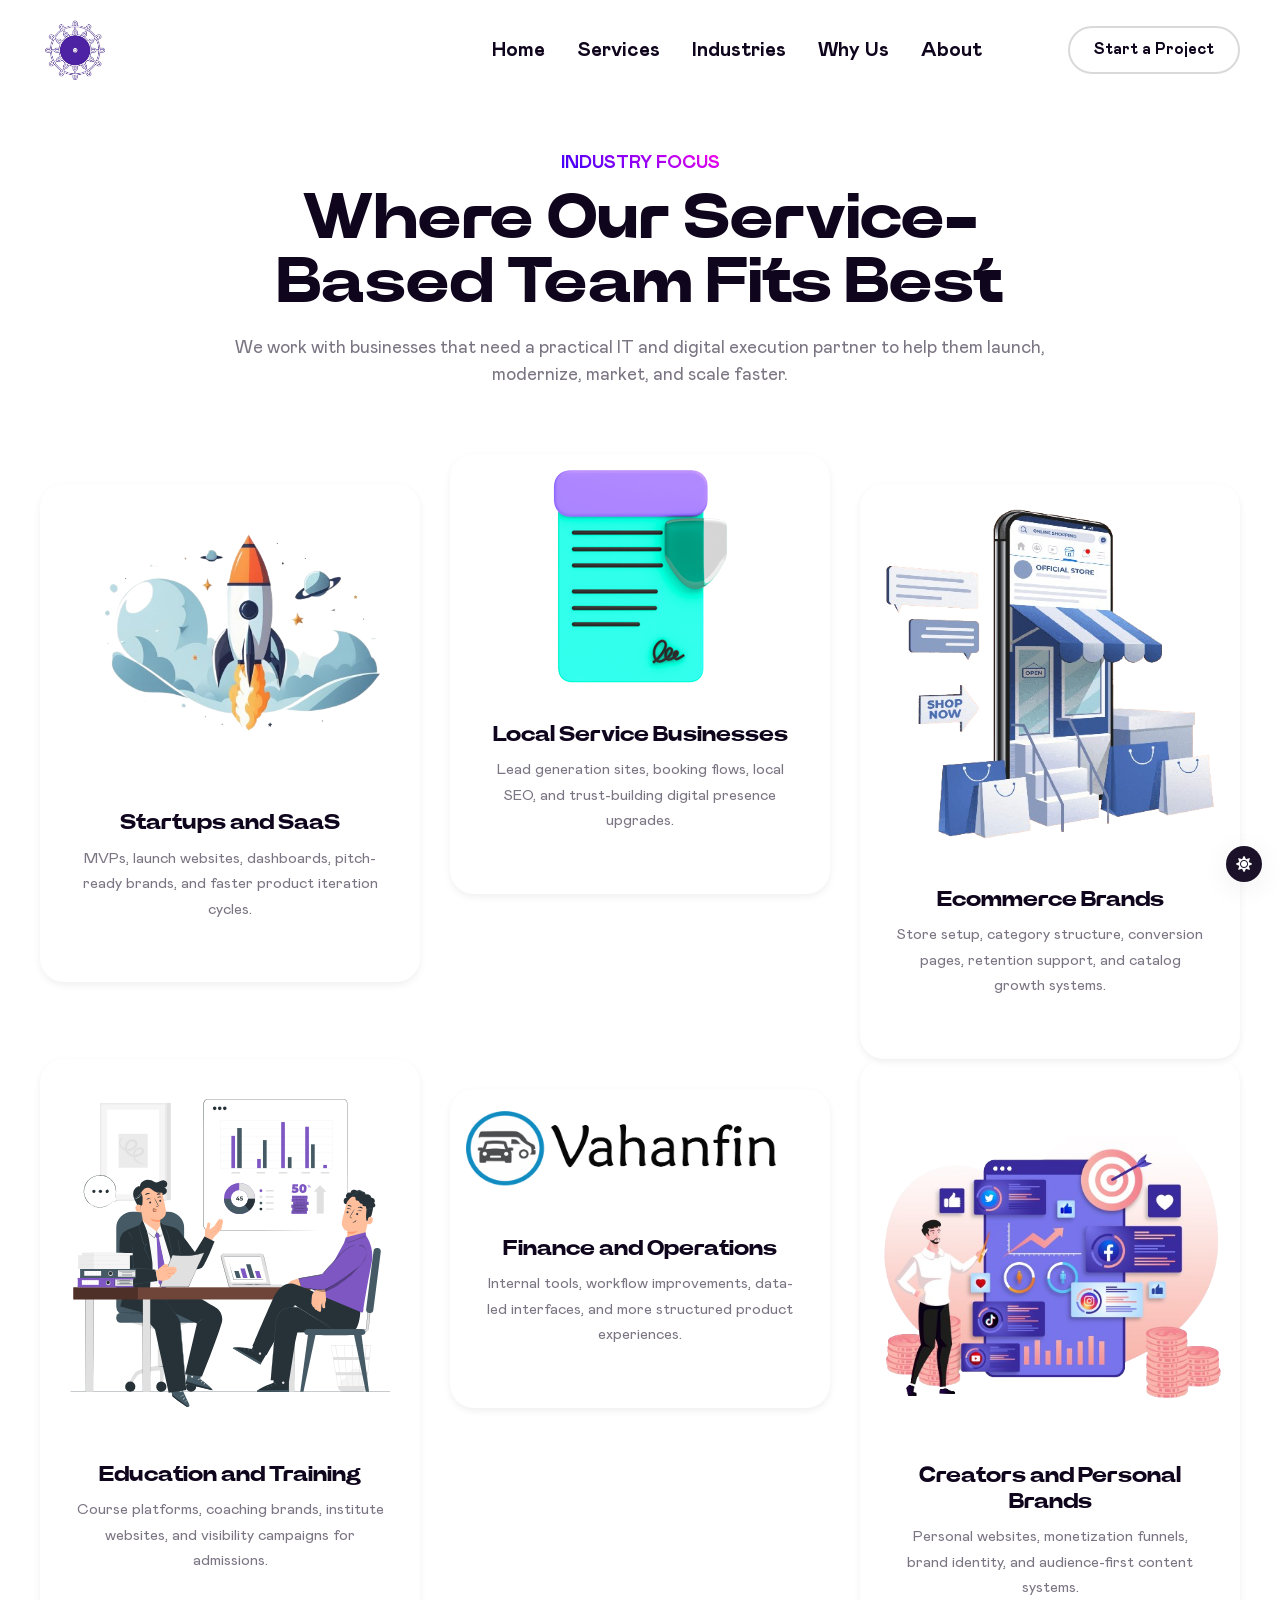
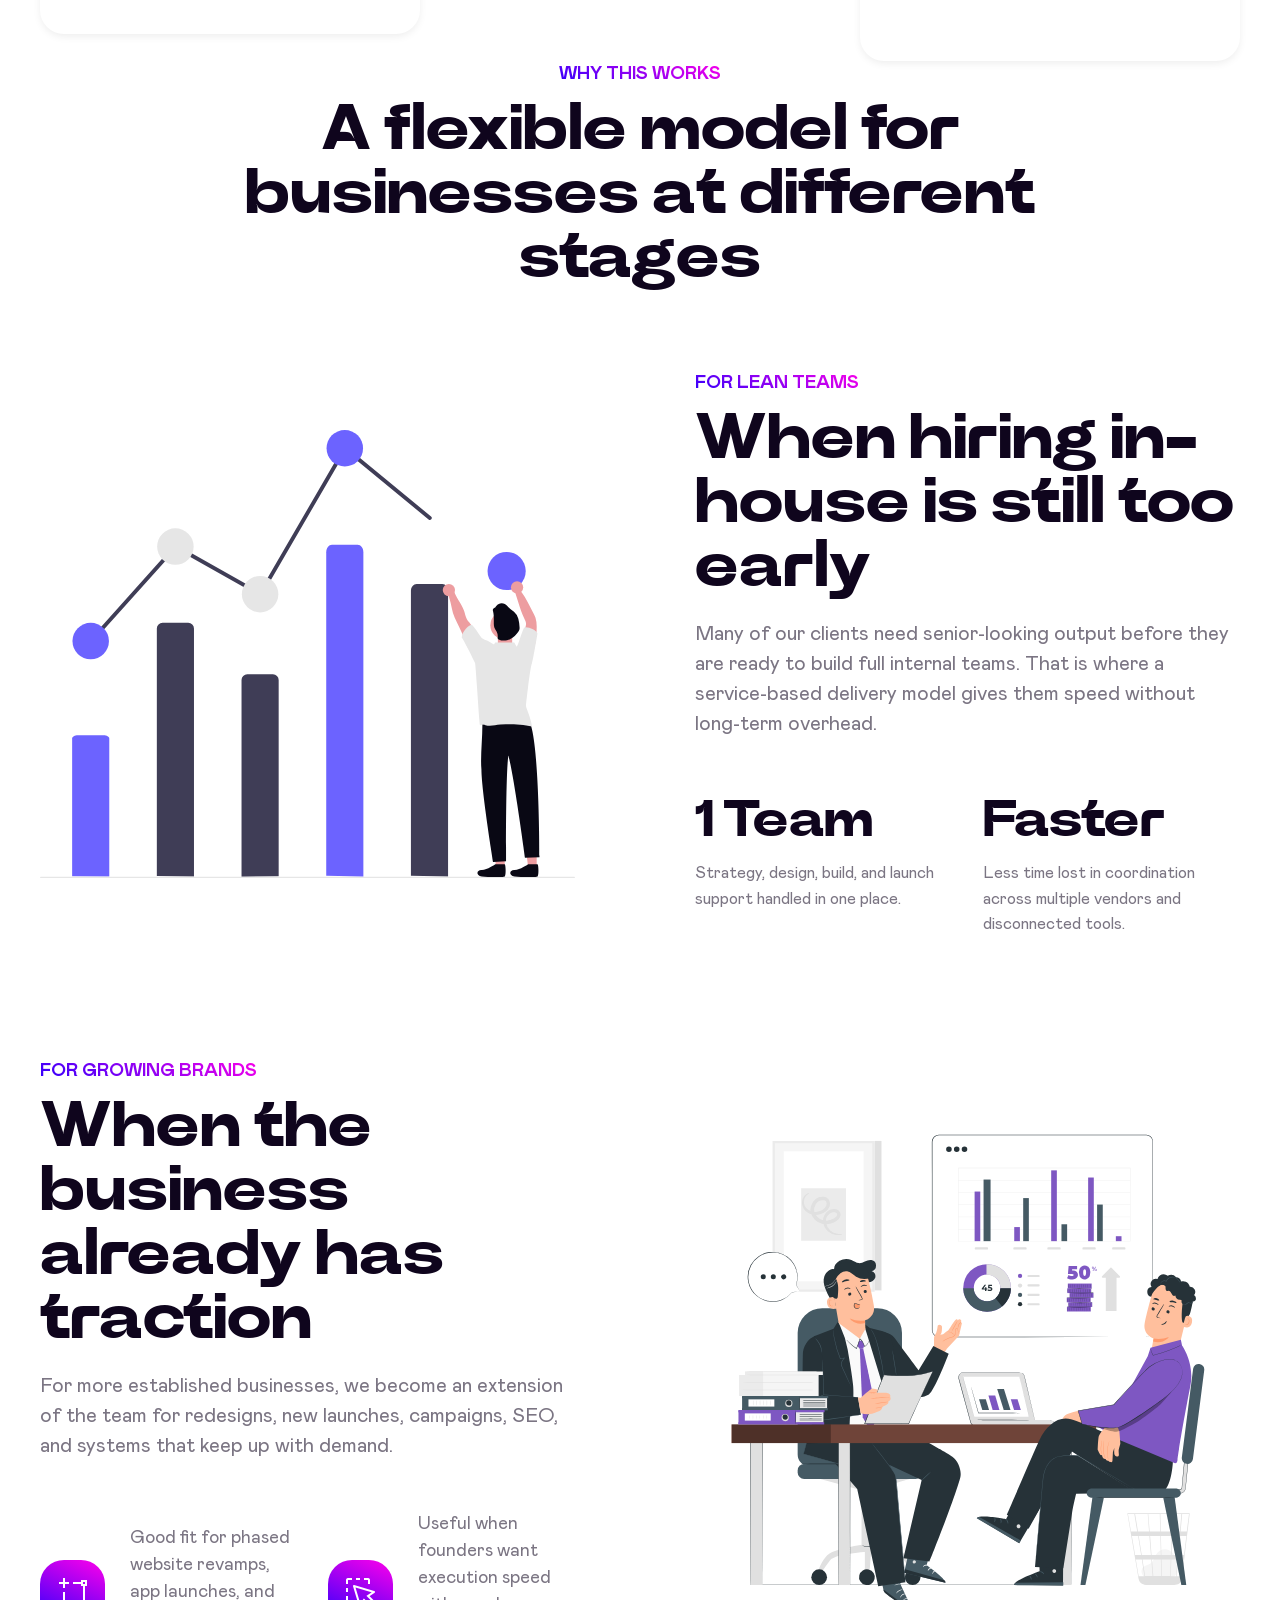
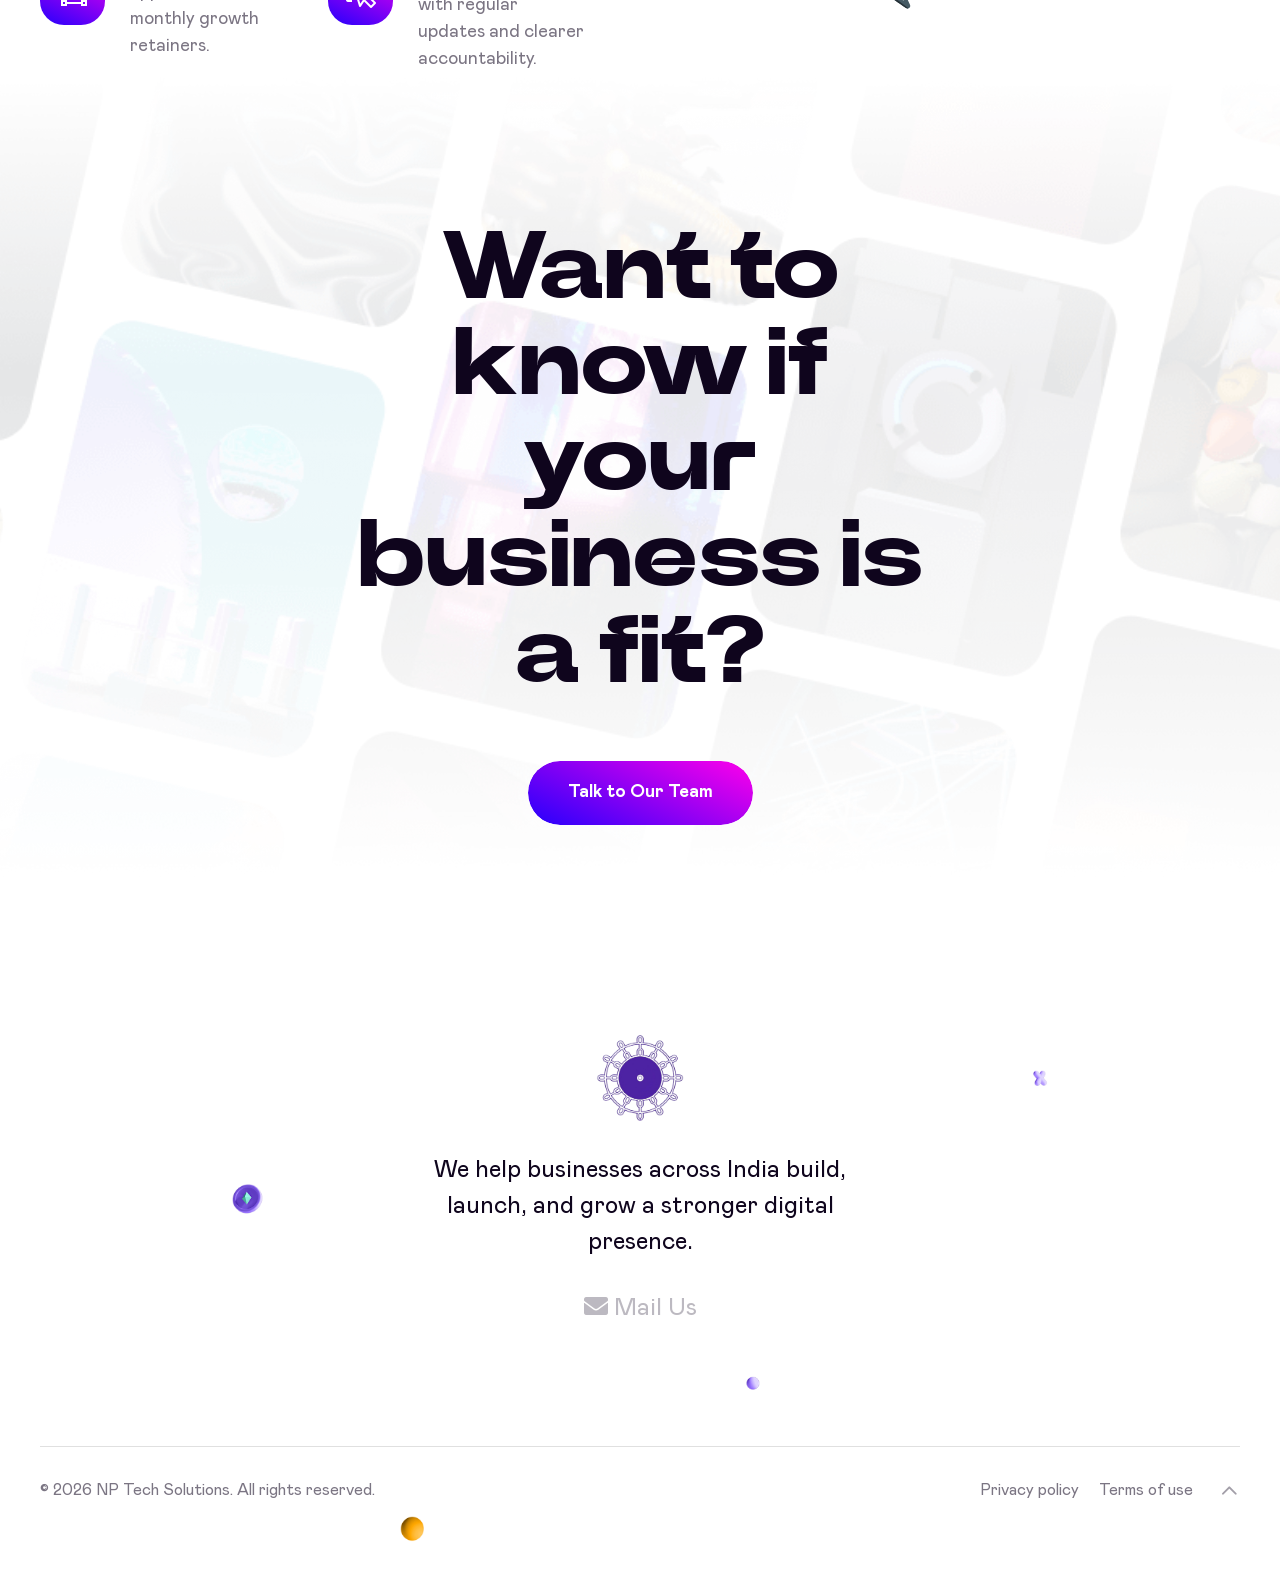
<file: industries/index.html>
﻿<!doctype html>
<html lang="en-US">
  <head>
    <meta charset="UTF-8" />
    <meta name="viewport" content="width=device-width, initial-scale=1" />
    <title>Industries | NP Tech Solutions</title>
    <meta
      name="description"
      content="See the industries NP Tech Solutions supports with service-based IT delivery, design, development, and growth execution."
    />
    <link rel="icon" href="/img/icon.png" sizes="32x32" />
    <link
      rel="stylesheet"
      href="/wp-content/themes/nerko/assets/css/nerko-custom84fc.css?ver=6.4.3"
    />
    <link
      rel="stylesheet"
      href="/wp-content/themes/nerko/assets/css/bootstrap.min84fc.css?ver=6.4.3"
    />
    <link
      rel="stylesheet"
      href="/wp-content/themes/nerko/assets/css/animate.min84fc.css?ver=6.4.3"
    />
    <link
      rel="stylesheet"
      href="/wp-content/themes/nerko/assets/css/fontawesome-all.min84fc.css?ver=6.4.3"
    />
    <link
      rel="stylesheet"
      href="/wp-content/themes/nerko/assets/css/swiper-bundle.min84fc.css?ver=6.4.3"
    />
    <link
      rel="stylesheet"
      href="/wp-content/themes/nerko/assets/css/default-icons84fc.css?ver=6.4.3"
    />
    <link
      rel="stylesheet"
      href="/wp-content/themes/nerko/assets/css/unicons84fc.css?ver=6.4.3"
    />
    <link
      rel="stylesheet"
      href="/wp-content/themes/nerko/assets/css/fonts84fc.css?ver=6.4.3"
    />
    <link
      rel="stylesheet"
      href="/wp-content/themes/nerko/assets/css/spacing84fc.css?ver=6.4.3"
    />
    <link
      rel="stylesheet"
      href="/wp-content/themes/nerko/assets/css/nerko-core84fc.css?ver=6.4.3"
    />
    <link
      rel="stylesheet"
      href="/wp-content/themes/nerko/assets/css/nerko-unit84fc.css?ver=6.4.3"
    />
    <link
      rel="stylesheet"
      href="/wp-content/themes/nerko/style84fc.css?ver=6.4.3"
    />
    <link
      rel="stylesheet"
      href="/wp-content/plugins/elementor/assets/css/frontend-lite.min225e.css?ver=3.19.0"
    />
    <style>
      .industry-page .collection__item-content p,
      .industry-page .about__content p,
      .industry-page .section__title .desc {
        color: var(--tg-body-color);
      }
      .industry-page .collection__item-content {
        padding: 22px 20px 24px;
      }
      .industry-page .collection__item-content p {
        margin-top: 10px;
        font-size: 15px;
        line-height: 1.7;
      }
      .industry-page .hero-space {
        padding-top: 150px;
      }
    </style>
    <script src="/wp-includes/js/jquery/jquery.minf43b.js?ver=3.7.1"></script>
    <script src="/wp-includes/js/jquery/jquery-migrate.min5589.js?ver=3.4.1"></script>
  </head>
  <body
    class="industry-page home page-template page-template-elementor_header_footer page page-id-24 wp-custom-logo wp-embed-responsive no-sidebar elementor-default elementor-template-full-width elementor-kit-5 elementor-page elementor-page-24"
  >
    <div class="darkmode-trigger">
      <label class="modeSwitch">
        <input type="checkbox" />
        <span class="icon"></span>
      </label>
    </div>

    <header>
      <div id="sticky-header" class="tg-header__area transparent-header">
        <div class="container">
          <div class="row">
            <div class="col-12">
              <div class="mobile-nav-toggler">
                <i class="flaticon-menu-1"></i>
              </div>
              <div class="tgmenu__wrap">
                <nav class="tgmenu__nav">
                  <div class="logo">
                    <a class="light-logo" href="/index.html">
                      <img
                        src="/img/nplogo.png"
                        style="max-width: 70px"
                        alt="Logo"
                      />
                    </a>
                    <a class="dark-logo" href="/index.html">
                      <img
                        src="/img/nplogo.png"
                        style="max-width: 70px"
                        alt="Logo"
                      />
                    </a>
                  </div>
                  <div
                    class="tgmenu__navbar-wrap tgmenu__main-menu d-none d-lg-flex"
                  >
                    <ul class="navigation">
                      <li>
                        <a href="/index.html">Home</a>
                      </li>
                      <li>
                        <a href="/services/">Services</a>
                      </li>
                      <li>
                        <a href="/industries/">Industries</a>
                      </li>
                      <li>
                        <a href="/index.html#WhyUs">Why Us</a>
                      </li>
                      <li>
                        <a href="/index.html#About">About</a>
                      </li>
                      <!-- <li>
                                                        <a href="/internships/">Internships</a>
                                                    </li> -->
                    </ul>
                  </div>
                  <div class="tgmenu__action">
                    <ul class="list-wrap">
                      <li class="header-btn">
                        <a
                          class="btn border-btn"
                          href="https://api.whatsapp.com/send?phone=8262078879&text=Hi..NP%20Tech%20Solutions"
                          target="_blank"
                          rel="nofollow"
                          >Start a Project</a
                        >
                      </li>
                    </ul>
                  </div>
                </nav>
              </div>
              <div class="tgmobile__menu">
                <nav class="tgmobile__menu-box">
                  <div class="close-btn">
                    <i class="flaticon-close-1"></i>
                  </div>
                  <div class="nav-logo">
                    <a class="light-logo" href="/index.html">
                      <img
                        src="/img/nplogo.png"
                        style="max-width: 70px"
                        alt="Logo"
                      />
                    </a>
                    <a class="dark-logo" href="/index.html">
                      <img
                        src="/img/nplogo.png"
                        style="max-width: 70px"
                        alt="Logo"
                      />
                    </a>
                  </div>
                  <div class="tgmobile__menu-outer">
                    <ul class="navigation">
                      <li>
                        <a href="/index.html">Home</a>
                      </li>
                      <li>
                        <a href="/services/">Services</a>
                      </li>
                      <li>
                        <a href="/industries/">Industries</a>
                      </li>
                      <li>
                        <a href="/index.html#WhyUs">Why Us</a>
                      </li>
                      <li>
                        <a href="/index.html#About">About</a>
                      </li>
                      <!-- <li>
                        <a href="/internships/">Internships</a>
                      </li> -->
                    </ul>
                  </div>
                  <div class="social-links">
                    <ul class="clearfix">
                      <li>
                        <a href="mailto:contact@infobuzz.in" target="_blank">
                          <i class="fa fa-envelope"></i>
                        </a>
                      </li>
                    </ul>
                  </div>
                </nav>
              </div>
              <div class="tgmobile__menu-backdrop"></div>
            </div>
          </div>
        </div>
      </div>
    </header>

    <main class="fix">
      <div class="gradient-position">
        <img
          src="/wp-content/themes/nerko/assets/img/others/gradient-circle.svg"
          style="left: -4%; top: -4%"
          width="500"
          alt="Background Circle"
        />
        <img
          src="/wp-content/themes/nerko/assets/img/others/gradient-circle.svg"
          style="right: -4%; bottom: -4%"
          width="500"
          alt="Background Circle"
        />
      </div>

      <div class="elementor elementor-24 hero-space">
        <section class="collection-area" id="industries-overview">
          <div class="container">
            <div class="row justify-content-center">
              <div class="col-xl-9 col-lg-10">
                <div class="section__title text-center title-mb-65">
                  <span class="sub-title tg-text-gradient">Industry Focus</span>
                  <h2 class="title">Where Our Service-Based Team Fits Best</h2>
                  <p class="desc">
                    We work with businesses that need a practical IT and digital
                    execution partner to help them launch, modernize, market,
                    and scale faster.
                  </p>
                </div>
              </div>
            </div>
            <div class="row collection__items-list">
              <div class="col-lg-4 col-md-6 col-sm-6 col-11">
                <div class="collection__item">
                  <div class="collection__item-thumb">
                    <img src="/img/rocket.png" alt="Startups and SaaS" />
                  </div>
                  <div class="collection__item-content">
                    <h4 class="name">Startups and SaaS</h4>
                    <p>
                      MVPs, launch websites, dashboards, pitch-ready brands, and
                      faster product iteration cycles.
                    </p>
                  </div>
                </div>
              </div>
              <div class="col-lg-4 col-md-6 col-sm-6 col-11">
                <div class="collection__item">
                  <div class="collection__item-thumb">
                    <img
                      src="/img/industry.png"
                      alt="Local Service Businesses"
                    />
                  </div>
                  <div class="collection__item-content">
                    <h4 class="name">Local Service Businesses</h4>
                    <p>
                      Lead generation sites, booking flows, local SEO, and
                      trust-building digital presence upgrades.
                    </p>
                  </div>
                </div>
              </div>
              <div class="col-lg-4 col-md-6 col-sm-6 col-11">
                <div class="collection__item">
                  <div class="collection__item-thumb">
                    <img src="/img/ecom.png" alt="Ecommerce Brands" />
                  </div>
                  <div class="collection__item-content">
                    <h4 class="name">Ecommerce Brands</h4>
                    <p>
                      Store setup, category structure, conversion pages,
                      retention support, and catalog growth systems.
                    </p>
                  </div>
                </div>
              </div>
              <div class="col-lg-4 col-md-6 col-sm-6 col-11">
                <div class="collection__item">
                  <div class="collection__item-thumb">
                    <img src="/img/grow.svg" alt="Education and Training" />
                  </div>
                  <div class="collection__item-content">
                    <h4 class="name">Education and Training</h4>
                    <p>
                      Course platforms, coaching brands, institute websites, and
                      visibility campaigns for admissions.
                    </p>
                  </div>
                </div>
              </div>
              <div class="col-lg-4 col-md-6 col-sm-6 col-11">
                <div class="collection__item">
                  <div class="collection__item-thumb">
                    <img src="/img/vahanfin.png" alt="Finance and Operations" />
                  </div>
                  <div class="collection__item-content">
                    <h4 class="name">Finance and Operations</h4>
                    <p>
                      Internal tools, workflow improvements, data-led
                      interfaces, and more structured product experiences.
                    </p>
                  </div>
                </div>
              </div>
              <div class="col-lg-4 col-md-6 col-sm-6 col-11">
                <div class="collection__item">
                  <div class="collection__item-thumb">
                    <img
                      src="/img/media.png"
                      alt="Creators and Personal Brands"
                    />
                  </div>
                  <div class="collection__item-content">
                    <h4 class="name">Creators and Personal Brands</h4>
                    <p>
                      Personal websites, monetization funnels, brand identity,
                      and audience-first content systems.
                    </p>
                  </div>
                </div>
              </div>
            </div>
          </div>
        </section>

        <section class="about-area">
          <div class="container">
            <div class="row justify-content-center">
              <div class="col-xl-8 col-lg-10">
                <div class="section__title text-center title-mb-80">
                  <span class="sub-title tg-text-gradient">Why This Works</span>
                  <h2 class="title">
                    A flexible model for businesses at different stages
                  </h2>
                </div>
              </div>
            </div>
            <div class="about__row-reverse">
              <div class="row align-items-center">
                <div class="col-lg-6">
                  <div class="about__img">
                    <img src="/img/About.svg" alt="Business support" />
                  </div>
                </div>
                <div class="col-lg-6">
                  <div class="about__content">
                    <div class="section__title text-start">
                      <span class="sub-title tg-text-gradient"
                        >For Lean Teams</span
                      >
                      <h2 class="title">
                        When hiring in-house is still too early
                      </h2>
                    </div>
                    <p>
                      Many of our clients need senior-looking output before they
                      are ready to build full internal teams. That is where a
                      service-based delivery model gives them speed without
                      long-term overhead.
                    </p>
                    <div class="about__facts-list">
                      <div class="about__fact-item">
                        <h3 class="count">1 Team</h3>
                        <p>
                          Strategy, design, build, and launch support handled in
                          one place.
                        </p>
                      </div>
                      <div class="about__fact-item">
                        <h3 class="count">Faster</h3>
                        <p>
                          Less time lost in coordination across multiple vendors
                          and disconnected tools.
                        </p>
                      </div>
                    </div>
                  </div>
                </div>
              </div>
              <div class="row align-items-center">
                <div class="col-lg-6">
                  <div class="about__img">
                    <img src="/img/grow.svg" alt="Growth support" />
                  </div>
                </div>
                <div class="col-lg-6">
                  <div class="about__content">
                    <div class="section__title text-start">
                      <span class="sub-title tg-text-gradient"
                        >For Growing Brands</span
                      >
                      <h2 class="title">
                        When the business already has traction
                      </h2>
                    </div>
                    <p>
                      For more established businesses, we become an extension of
                      the team for redesigns, new launches, campaigns, SEO, and
                      systems that keep up with demand.
                    </p>
                    <div class="about__facts-list">
                      <div class="about__icon-box">
                        <div class="icon">
                          <i class="tp unicon-select-02"></i>
                        </div>
                        <p>
                          Good fit for phased website revamps, app launches, and
                          monthly growth retainers.
                        </p>
                      </div>
                      <div class="about__icon-box">
                        <div class="icon">
                          <i class="tp unicon-select-window"></i>
                        </div>
                        <p>
                          Useful when founders want execution speed with regular
                          updates and clearer accountability.
                        </p>
                      </div>
                    </div>
                  </div>
                </div>
              </div>
            </div>
          </div>
        </section>

        <section class="cta-area">
          <div class="cta-bg" data-background="/img/wide.png"></div>
          <div class="container">
            <div class="row justify-content-center">
              <div class="col-xl-6 col-lg-8">
                <div class="cta__content text-center">
                  <h2 class="title">Want to know if your business is a fit?</h2>
                  <a
                    href="https://api.whatsapp.com/send?phone=8262078879&text=Hi..NP%20Tech%20Solutions"
                    target="_blank"
                    rel="nofollow"
                    class="btn gradient-btn"
                    >Talk to Our Team</a
                  >
                </div>
              </div>
            </div>
          </div>
        </section>

        <section
          class="elementor-section elementor-top-section elementor-element elementor-element-a1a4c99 elementor-section-full_width elementor-section-height-default elementor-section-height-default"
          data-id="a1a4c99"
          data-element_type="section"
        >
          <div class="elementor-container elementor-column-gap-no">
            <div
              class="elementor-column elementor-col-100 elementor-top-column elementor-element elementor-element-624e515"
              data-id="624e515"
              data-element_type="column"
            >
              <div class="elementor-widget-wrap elementor-element-populated">
                <div
                  class="elementor-element elementor-element-a77086b elementor-widget elementor-widget-tp-footer"
                  data-id="a77086b"
                  data-element_type="widget"
                  data-widget_type="tp-footer.default"
                >
                  <div class="elementor-widget-container">
                    <footer class="footer-area section-py-80">
                      <div class="container">
                        <div class="footer__wrapper">
                          <img
                            decoding="async"
                            src="/wp-content/uploads/2022/12/ethereum-01-1.png"
                            width="32"
                            alt=""
                            style="top: 32%; left: 16%"
                          /><img
                            decoding="async"
                            src="/wp-content/uploads/2022/12/x-1.png"
                            width="16"
                            alt=""
                            style="top: 8%; right: 16%"
                          /><img
                            decoding="async"
                            src="/wp-content/uploads/2022/12/circle-01-1.png"
                            width="16"
                            alt=""
                            style="bottom: 24%; right: 40%"
                          /><img
                            decoding="async"
                            src="/wp-content/uploads/2022/12/circle-03-1.png"
                            width="24"
                            alt=""
                            style="bottom: -8%; left: 30%"
                          />
                          <div class="row justify-content-center">
                            <div class="col-xl-5 col-lg-7 col-md-9 col-sm-11">
                              <div class="footer__info text-center">
                                <div class="footer-logo">
                                  <a href="/index.html"
                                    ><img
                                      decoding="async"
                                      src="/img/nplogo.png"
                                      width="100"
                                      alt="Logo"
                                  /></a>
                                </div>
                                <p>
                                  We help businesses across India build, launch,
                                  and grow a stronger digital presence.
                                </p>
                                <ul class="list-wrap footer__social">
                                  <li>
                                    <a
                                      href="mailto:contact@infobuzz.in"
                                      target="_blank"
                                      ><i class="fa fa-envelope"></i> Mail Us</a
                                    >
                                  </li>
                                </ul>
                              </div>
                            </div>
                          </div>
                          <div class="copyright__wrapper">
                            <div class="row">
                              <div class="col-md-6">
                                <div class="copyright__text">
                                  <p>
                                    © 2026 NP Tech Solutions. All rights
                                    reserved.
                                  </p>
                                </div>
                              </div>
                              <div class="col-md-6">
                                <div class="copyright__menu">
                                  <ul class="list-wrap">
                                    <li><a href="#">Privacy policy</a></li>
                                    <li><a href="#">Terms of use</a></li>
                                    <li class="backTop">
                                      <a
                                        href="javascript:void(0)"
                                        class="scroll-to-target"
                                        data-target="html"
                                        ><i class="flaticon-arrowhead-up"></i
                                      ></a>
                                    </li>
                                  </ul>
                                </div>
                              </div>
                            </div>
                          </div>
                        </div>
                      </div>
                    </footer>
                  </div>
                </div>
              </div>
            </div>
          </div>
        </section>
      </div>
    </main>

    <script>
      jQuery(document).ready(function ($) {
        $("[data-background]").each(function () {
          $(this).css(
            "background-image",
            "url(" + $(this).attr("data-background") + ")",
          );
        });
        function tg_theme_toggler() {
          $(".modeSwitch").on("change", function () {
            toggleTheme();
          });
          function tg_set_scheme(tg_theme) {
            localStorage.setItem("tg_theme_scheme", tg_theme);
            document.documentElement.setAttribute("tg-theme", tg_theme);
          }
          function toggleTheme() {
            if (localStorage.getItem("tg_theme_scheme") === "dark") {
              tg_set_scheme("light");
            } else {
              tg_set_scheme("dark");
            }
          }
          function tg_init_theme() {
            if (localStorage.getItem("tg_theme_scheme") === "dark") {
              tg_set_scheme("dark");
              document.querySelector(".modeSwitch").checked = true;
            } else {
              tg_set_scheme("light");
              document.querySelector(".modeSwitch").checked = false;
            }
          }
          tg_init_theme();
        }
        if ($(".modeSwitch").length > 0) {
          tg_theme_toggler();
        }
      });
    </script>
    <script src="/wp-content/themes/nerko/assets/js/bootstrap.min84fc.js?ver=6.4.3"></script>
    <script src="/wp-content/themes/nerko/assets/js/swiper-bundle.min84fc.js?ver=6.4.3"></script>
    <script src="/wp-content/themes/nerko/assets/js/anime.min84fc.js?ver=6.4.3"></script>
    <script src="/wp-content/themes/nerko/assets/js/anime-helper84fc.js?ver=6.4.3"></script>
    <script src="/wp-content/themes/nerko/assets/js/anime-helper-defined-timelines84fc.js?ver=6.4.3"></script>
    <script src="/wp-content/themes/nerko/assets/js/jquery.easing84fc.js?ver=6.4.3"></script>
    <script src="/wp-content/themes/nerko/assets/js/main84fc.js?ver=6.4.3"></script>
  </body>
</html>
</file>
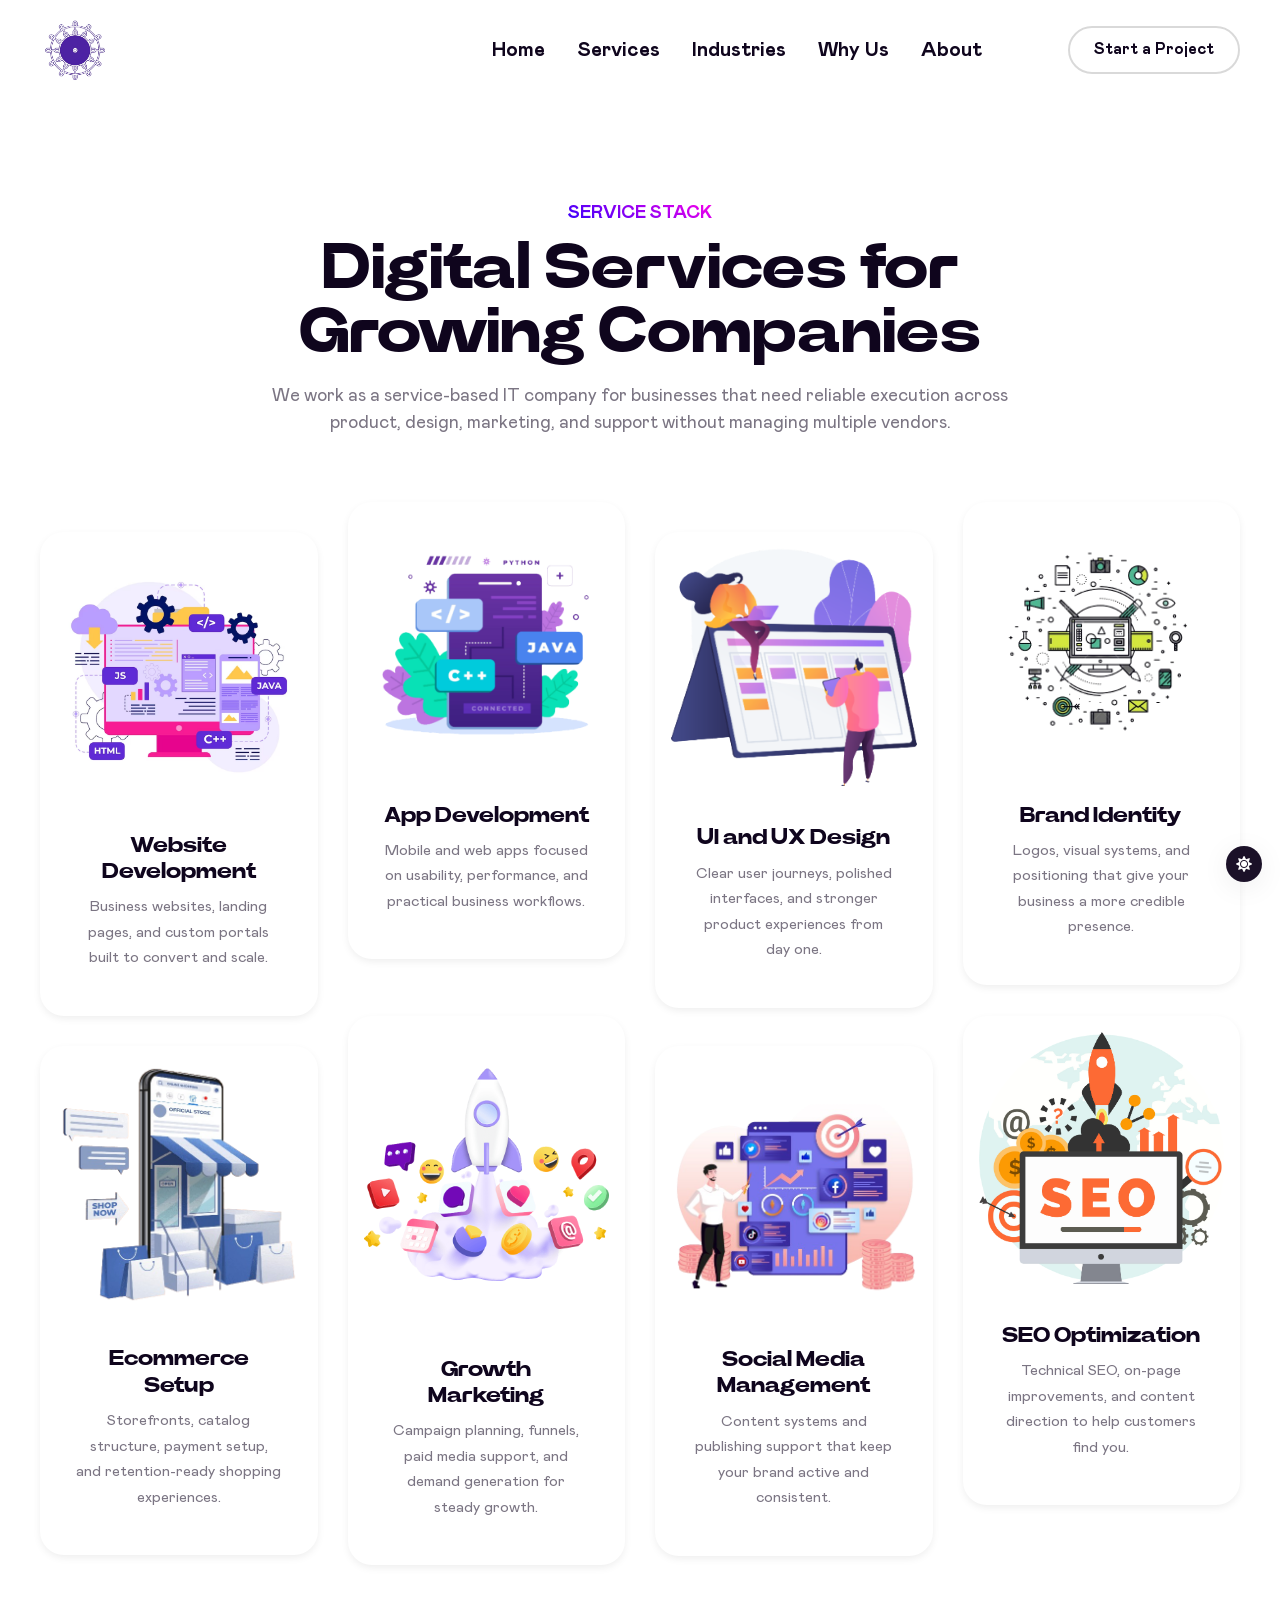
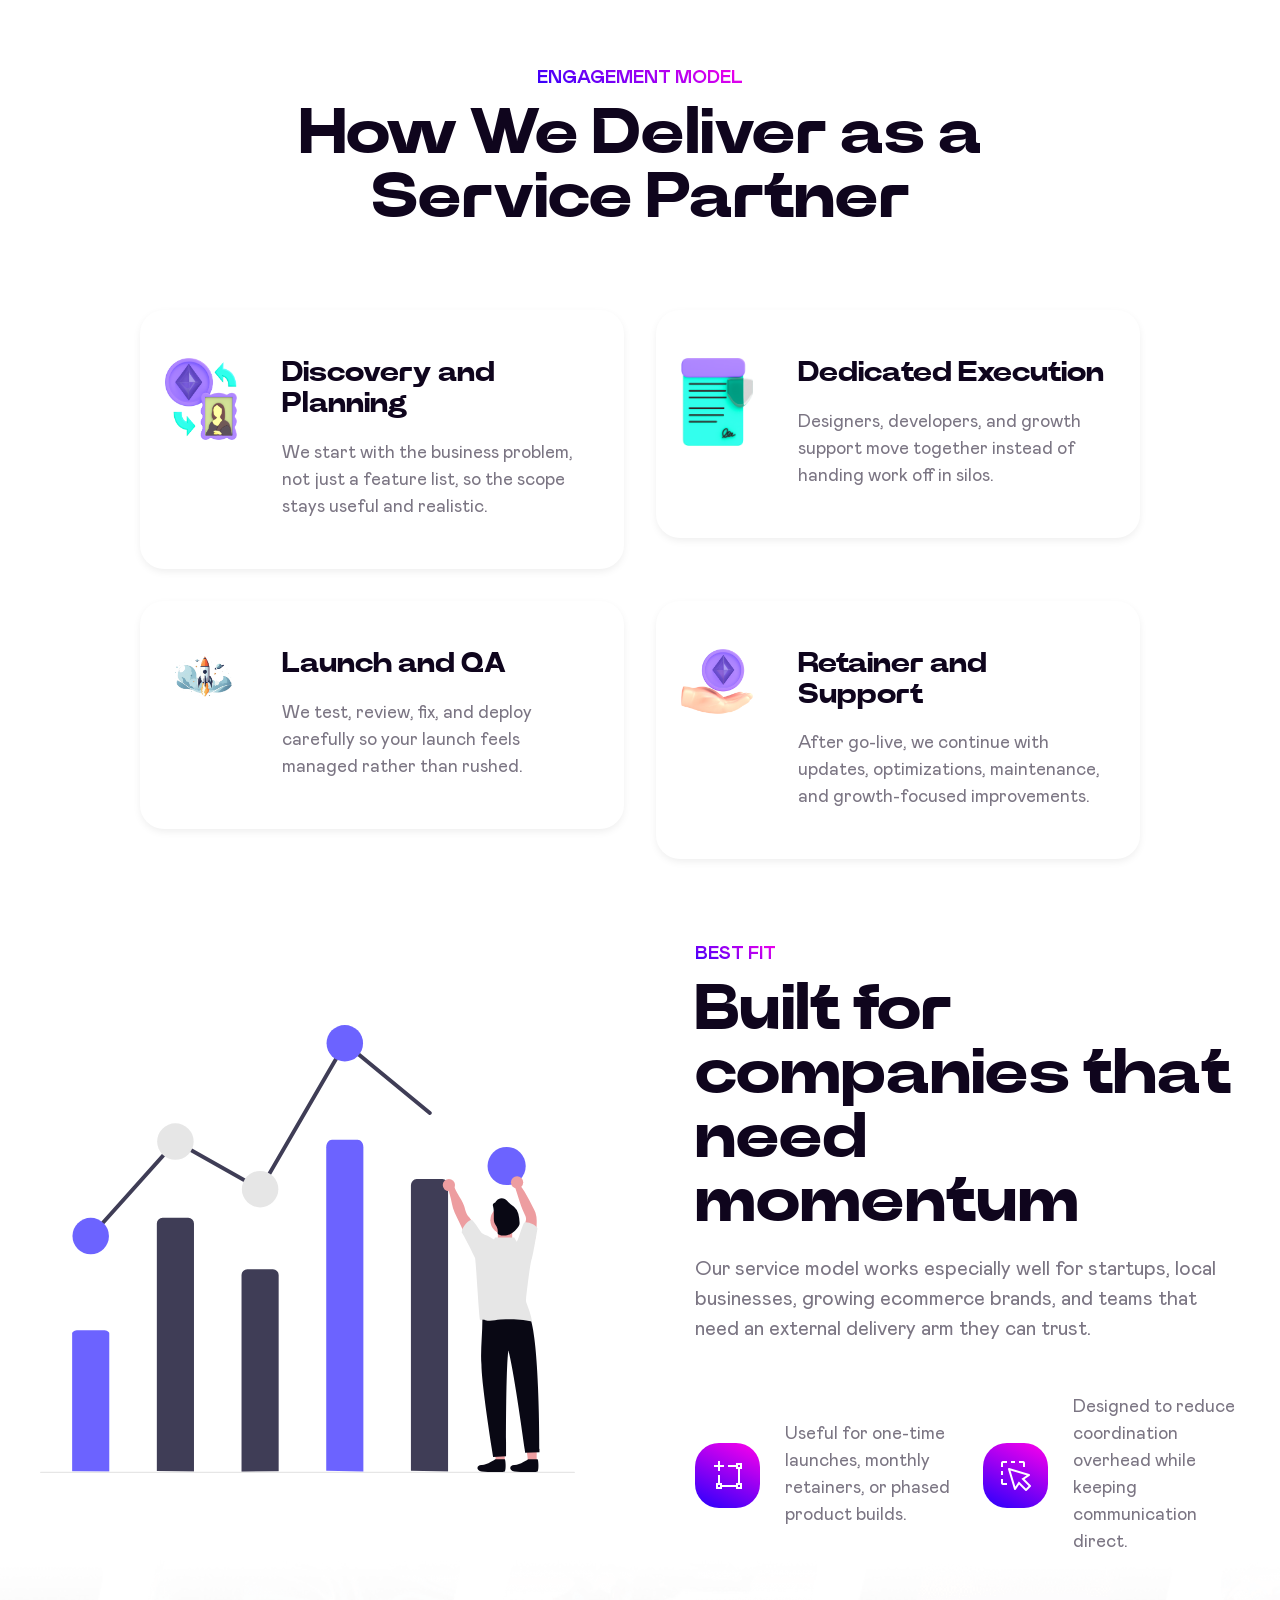
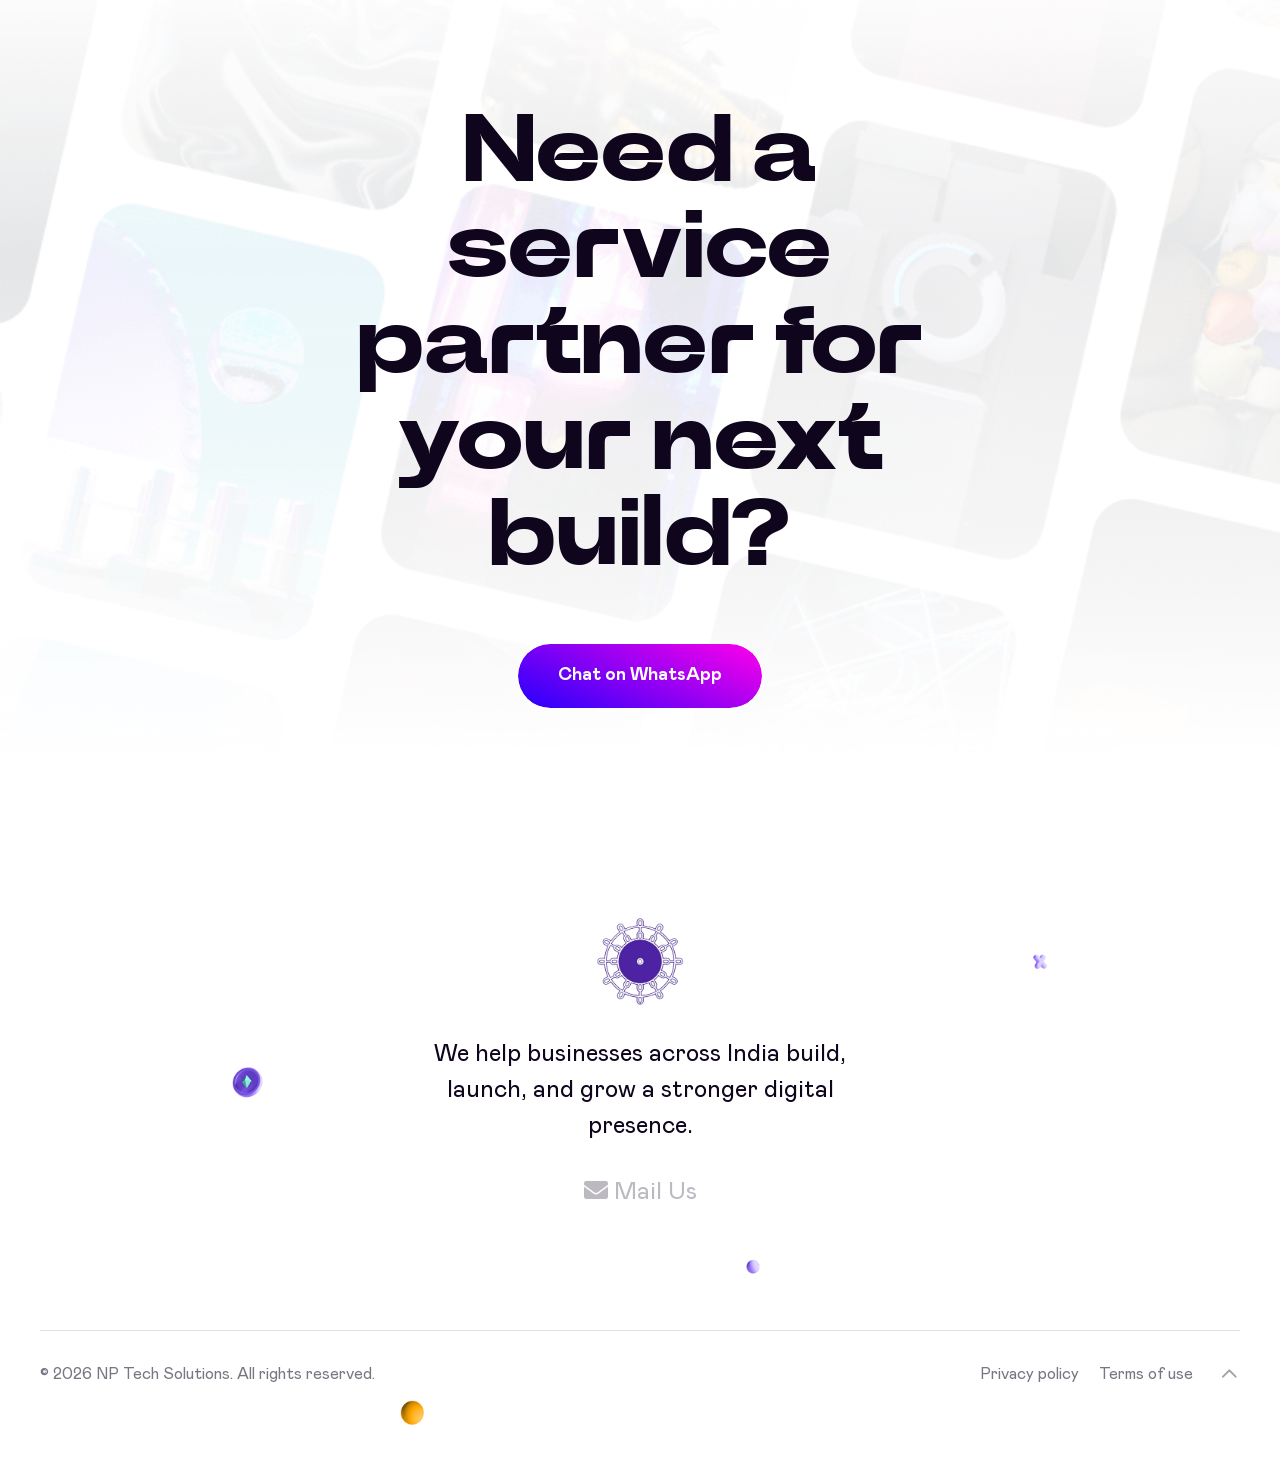
<file: services/index.html>
﻿<!doctype html>
<html lang="en-US">
  <head>
    <meta charset="UTF-8" />
    <meta name="viewport" content="width=device-width, initial-scale=1" />
    <title>Services | NP Tech Solutions</title>
    <meta
      name="description"
      content="Explore NP Tech Solutions services for web development, app development, branding, ecommerce, SEO, and growth support."
    />
    <link rel="icon" href="/img/icon.png" sizes="32x32" />
    <link
      rel="stylesheet"
      href="/wp-content/themes/nerko/assets/css/nerko-custom84fc.css?ver=6.4.3"
    />
    <link
      rel="stylesheet"
      href="/wp-content/themes/nerko/assets/css/bootstrap.min84fc.css?ver=6.4.3"
    />
    <link
      rel="stylesheet"
      href="/wp-content/themes/nerko/assets/css/animate.min84fc.css?ver=6.4.3"
    />
    <link
      rel="stylesheet"
      href="/wp-content/themes/nerko/assets/css/fontawesome-all.min84fc.css?ver=6.4.3"
    />
    <link
      rel="stylesheet"
      href="/wp-content/themes/nerko/assets/css/swiper-bundle.min84fc.css?ver=6.4.3"
    />
    <link
      rel="stylesheet"
      href="/wp-content/themes/nerko/assets/css/default-icons84fc.css?ver=6.4.3"
    />
    <link
      rel="stylesheet"
      href="/wp-content/themes/nerko/assets/css/unicons84fc.css?ver=6.4.3"
    />
    <link
      rel="stylesheet"
      href="/wp-content/themes/nerko/assets/css/fonts84fc.css?ver=6.4.3"
    />
    <link
      rel="stylesheet"
      href="/wp-content/themes/nerko/assets/css/spacing84fc.css?ver=6.4.3"
    />
    <link
      rel="stylesheet"
      href="/wp-content/themes/nerko/assets/css/nerko-core84fc.css?ver=6.4.3"
    />
    <link
      rel="stylesheet"
      href="/wp-content/themes/nerko/assets/css/nerko-unit84fc.css?ver=6.4.3"
    />
    <link
      rel="stylesheet"
      href="/wp-content/themes/nerko/style84fc.css?ver=6.4.3"
    />
    <link
      rel="stylesheet"
      href="/wp-content/plugins/elementor/assets/css/frontend-lite.min225e.css?ver=3.19.0"
    />
    <style>
      .detail-page .collection__item-content p,
      .detail-page .mint__content .desc,
      .detail-page .about__content p {
        color: var(--tg-body-color);
      }
      .detail-page .collection__item-content {
        padding: 22px 20px 24px;
      }
      .detail-page .collection__item-content p {
        margin: 10px 0 0;
        font-size: 15px;
        line-height: 1.7;
      }
      .detail-page .section__title .desc {
        max-width: 760px;
        margin: 18px auto 0;
      }
      .detail-page .hero-space {
        padding-top: 150px;
      }
    </style>
    <script src="/wp-includes/js/jquery/jquery.minf43b.js?ver=3.7.1"></script>
    <script src="/wp-includes/js/jquery/jquery-migrate.min5589.js?ver=3.4.1"></script>
  </head>
  <body
    class="detail-page home page-template page-template-elementor_header_footer page page-id-24 wp-custom-logo wp-embed-responsive no-sidebar elementor-default elementor-template-full-width elementor-kit-5 elementor-page elementor-page-24"
  >
    <div class="darkmode-trigger">
      <label class="modeSwitch">
        <input type="checkbox" />
        <span class="icon"></span>
      </label>
    </div>
    <header>
      <div id="sticky-header" class="tg-header__area transparent-header">
        <div class="container">
          <div class="row">
            <div class="col-12">
              <div class="mobile-nav-toggler">
                <i class="flaticon-menu-1"></i>
              </div>
              <div class="tgmenu__wrap">
                <nav class="tgmenu__nav">
                  <div class="logo">
                    <a class="light-logo" href="/index.html">
                      <img
                        src="/img/nplogo.png"
                        style="max-width: 70px"
                        alt="Logo"
                      />
                    </a>
                    <a class="dark-logo" href="/index.html">
                      <img
                        src="/img/nplogo.png"
                        style="max-width: 70px"
                        alt="Logo"
                      />
                    </a>
                  </div>
                  <div
                    class="tgmenu__navbar-wrap tgmenu__main-menu d-none d-lg-flex"
                  >
                    <ul class="navigation">
                      <li>
                        <a href="/index.html">Home</a>
                      </li>
                      <li>
                        <a href="/services/">Services</a>
                      </li>
                      <li>
                        <a href="/industries/">Industries</a>
                      </li>
                      <li>
                        <a href="/index.html#WhyUs">Why Us</a>
                      </li>
                      <li>
                        <a href="/index.html#About">About</a>
                      </li>
                      <!-- <li>
                                                        <a href="/internships/">Internships</a>
                                                    </li> -->
                    </ul>
                  </div>
                  <div class="tgmenu__action">
                    <ul class="list-wrap">
                      <li class="header-btn">
                        <a
                          class="btn border-btn"
                          href="https://api.whatsapp.com/send?phone=8262078879&text=Hi..NP%20Tech%20Solutions"
                          target="_blank"
                          rel="nofollow"
                          >Start a Project</a
                        >
                      </li>
                    </ul>
                  </div>
                </nav>
              </div>
              <div class="tgmobile__menu">
                <nav class="tgmobile__menu-box">
                  <div class="close-btn">
                    <i class="flaticon-close-1"></i>
                  </div>
                  <div class="nav-logo">
                    <a class="light-logo" href="/index.html">
                      <img
                        src="/img/nplogo.png"
                        style="max-width: 70px"
                        alt="Logo"
                      />
                    </a>
                    <a class="dark-logo" href="/index.html">
                      <img
                        src="/img/nplogo.png"
                        style="max-width: 70px"
                        alt="Logo"
                      />
                    </a>
                  </div>
                  <div class="tgmobile__menu-outer">
                    <ul class="navigation">
                      <li>
                        <a href="/index.html">Home</a>
                      </li>
                      <li>
                        <a href="/services/">Services</a>
                      </li>
                      <li>
                        <a href="/industries/">Industries</a>
                      </li>
                      <li>
                        <a href="/index.html#WhyUs">Why Us</a>
                      </li>
                      <li>
                        <a href="/index.html#About">About</a>
                      </li>
                      <!-- <li>
                        <a href="/internships/">Internships</a>
                      </li> -->
                    </ul>
                  </div>
                  <div class="social-links">
                    <ul class="clearfix">
                      <li>
                        <a href="mailto:contact@infobuzz.in" target="_blank">
                          <i class="fa fa-envelope"></i>
                        </a>
                      </li>
                    </ul>
                  </div>
                </nav>
              </div>
              <div class="tgmobile__menu-backdrop"></div>
            </div>
          </div>
        </div>
      </div>
    </header>
    <main class="fix">
      <div class="gradient-position">
        <img
          src="/wp-content/themes/nerko/assets/img/others/gradient-circle.svg"
          style="left: -4%; top: -4%"
          width="500"
          alt="Background Circle"
        />
        <img
          src="/wp-content/themes/nerko/assets/img/others/gradient-circle.svg"
          style="right: -4%; bottom: -4%"
          width="500"
          alt="Background Circle"
        />
      </div>
      <div class="elementor elementor-24 hero-space" style="margin-top: 50px">
        <section class="collection-area" id="services-overview">
          <div class="container">
            <div class="row justify-content-center">
              <div class="col-xl-9 col-lg-10">
                <div class="section__title text-center title-mb-65">
                  <span class="sub-title tg-text-gradient">Service Stack</span>
                  <h2 class="title">Digital Services for Growing Companies</h2>
                  <p class="desc">
                    We work as a service-based IT company for businesses that
                    need reliable execution across product, design, marketing,
                    and support without managing multiple vendors.
                  </p>
                </div>
              </div>
            </div>
            <div class="row collection__items-list">
              <div class="col-lg-3 col-md-4 col-sm-6 col-11">
                <div class="collection__item">
                  <div class="collection__item-thumb">
                    <img src="/img/illust.avif" alt="Website Development" />
                  </div>
                  <div class="collection__item-content">
                    <h4 class="name">Website Development</h4>
                    <p>
                      Business websites, landing pages, and custom portals built
                      to convert and scale.
                    </p>
                  </div>
                </div>
              </div>
              <div class="col-lg-3 col-md-4 col-sm-6 col-11">
                <div class="collection__item">
                  <div class="collection__item-thumb">
                    <img src="/img/app.png" alt="App Development" />
                  </div>
                  <div class="collection__item-content">
                    <h4 class="name">App Development</h4>
                    <p>
                      Mobile and web apps focused on usability, performance, and
                      practical business workflows.
                    </p>
                  </div>
                </div>
              </div>
              <div class="col-lg-3 col-md-4 col-sm-6 col-11">
                <div class="collection__item">
                  <div class="collection__item-thumb">
                    <img src="/img/ui.png" alt="UI UX Design" />
                  </div>
                  <div class="collection__item-content">
                    <h4 class="name">UI and UX Design</h4>
                    <p>
                      Clear user journeys, polished interfaces, and stronger
                      product experiences from day one.
                    </p>
                  </div>
                </div>
              </div>
              <div class="col-lg-3 col-md-4 col-sm-6 col-11">
                <div class="collection__item">
                  <div class="collection__item-thumb">
                    <img src="/img/logo.png" alt="Brand Identity" />
                  </div>
                  <div class="collection__item-content">
                    <h4 class="name">Brand Identity</h4>
                    <p>
                      Logos, visual systems, and positioning that give your
                      business a more credible presence.
                    </p>
                  </div>
                </div>
              </div>
              <div class="col-lg-3 col-md-4 col-sm-6 col-11">
                <div class="collection__item">
                  <div class="collection__item-thumb">
                    <img src="/img/ecom.png" alt="Ecommerce" />
                  </div>
                  <div class="collection__item-content">
                    <h4 class="name">Ecommerce Setup</h4>
                    <p>
                      Storefronts, catalog structure, payment setup, and
                      retention-ready shopping experiences.
                    </p>
                  </div>
                </div>
              </div>
              <div class="col-lg-3 col-md-4 col-sm-6 col-11">
                <div class="collection__item">
                  <div class="collection__item-thumb">
                    <img src="/img/marketing.png" alt="Growth Marketing" />
                  </div>
                  <div class="collection__item-content">
                    <h4 class="name">Growth Marketing</h4>
                    <p>
                      Campaign planning, funnels, paid media support, and demand
                      generation for steady growth.
                    </p>
                  </div>
                </div>
              </div>
              <div class="col-lg-3 col-md-4 col-sm-6 col-11">
                <div class="collection__item">
                  <div class="collection__item-thumb">
                    <img src="/img/media.png" alt="Social Media" />
                  </div>
                  <div class="collection__item-content">
                    <h4 class="name">Social Media Management</h4>
                    <p>
                      Content systems and publishing support that keep your
                      brand active and consistent.
                    </p>
                  </div>
                </div>
              </div>
              <div class="col-lg-3 col-md-4 col-sm-6 col-11">
                <div class="collection__item">
                  <div class="collection__item-thumb">
                    <img src="/img/seo.png" alt="SEO" />
                  </div>
                  <div class="collection__item-content">
                    <h4 class="name">SEO Optimization</h4>
                    <p>
                      Technical SEO, on-page improvements, and content direction
                      to help customers find you.
                    </p>
                  </div>
                </div>
              </div>
            </div>
          </div>
        </section>
        <section class="mint-area" style="margin-top: 100px">
          <div class="container">
            <div class="row justify-content-center">
              <div class="col-xl-8 col-lg-10">
                <div class="section__title text-center title-mb-80">
                  <span class="sub-title tg-text-gradient"
                    >Engagement Model
                  </span>
                  <h2 class="title">How We Deliver as a Service Partner</h2>
                </div>
              </div>
            </div>
            <div class="mint__lits-wrapper">
              <div class="row justify-content-center">
                <div class="col-md-6 col-sm-9">
                  <div class="mint__item">
                    <div class="mint__icon">
                      <img
                        class="light"
                        src="/img/connection.png"
                        alt="Discovery"
                      />
                    </div>
                    <div class="mint__content">
                      <h2 class="title">Discovery and Planning</h2>
                      <p class="desc">
                        We start with the business problem, not just a feature
                        list, so the scope stays useful and realistic.
                      </p>
                    </div>
                  </div>
                </div>
                <div class="col-md-6 col-sm-9">
                  <div class="mint__item">
                    <div class="mint__icon">
                      <img
                        class="light"
                        src="/img/industry.png"
                        alt="Execution"
                      />
                    </div>
                    <div class="mint__content">
                      <h2 class="title">Dedicated Execution</h2>
                      <p class="desc">
                        Designers, developers, and growth support move together
                        instead of handing work off in silos.
                      </p>
                    </div>
                  </div>
                </div>
                <div class="col-md-6 col-sm-9">
                  <div class="mint__item">
                    <div class="mint__icon">
                      <img class="light" src="/img/rocket.png" alt="Launch" />
                    </div>
                    <div class="mint__content">
                      <h2 class="title">Launch and QA</h2>
                      <p class="desc">
                        We test, review, fix, and deploy carefully so your
                        launch feels managed rather than rushed.
                      </p>
                    </div>
                  </div>
                </div>
                <div class="col-md-6 col-sm-9">
                  <div class="mint__item">
                    <div class="mint__icon">
                      <img class="light" src="/img/trust.png" alt="Support" />
                    </div>
                    <div class="mint__content">
                      <h2 class="title">Retainer and Support</h2>
                      <p class="desc">
                        After go-live, we continue with updates, optimizations,
                        maintenance, and growth-focused improvements.
                      </p>
                    </div>
                  </div>
                </div>
              </div>
            </div>
          </div>
        </section>
        <section class="about-area" style="margin-top: 50px">
          <div class="container">
            <div class="row align-items-center">
              <div class="col-lg-6">
                <div class="about__img">
                  <img src="/img/About.svg" alt="About NP Tech Solutions" />
                </div>
              </div>
              <div class="col-lg-6">
                <div class="about__content">
                  <div class="section__title text-start">
                    <span class="sub-title tg-text-gradient">Best Fit</span>
                    <h2 class="title">
                      Built for companies that need momentum
                    </h2>
                  </div>
                  <p>
                    Our service model works especially well for startups, local
                    businesses, growing ecommerce brands, and teams that need an
                    external delivery arm they can trust.
                  </p>
                  <div class="about__facts-list">
                    <div class="about__icon-box">
                      <div class="icon">
                        <i class="tp unicon-select-02"></i>
                      </div>
                      <p>
                        Useful for one-time launches, monthly retainers, or
                        phased product builds.
                      </p>
                    </div>
                    <div class="about__icon-box">
                      <div class="icon">
                        <i class="tp unicon-select-window"></i>
                      </div>
                      <p>
                        Designed to reduce coordination overhead while keeping
                        communication direct.
                      </p>
                    </div>
                  </div>
                </div>
              </div>
            </div>
          </div>
        </section>
        <section class="cta-area">
          <div class="cta-bg" data-background="/img/wide.png"></div>
          <div class="container">
            <div class="row justify-content-center">
              <div class="col-xl-6 col-lg-8">
                <div class="cta__content text-center">
                  <h2 class="title">
                    Need a service partner for your next build?
                  </h2>
                  <a
                    href="https://api.whatsapp.com/send?phone=8262078879&text=Hi..NP%20Tech%20Solutions"
                    target="_blank"
                    rel="nofollow"
                    class="btn gradient-btn"
                    >Chat on WhatsApp
                  </a>
                </div>
              </div>
            </div>
          </div>
        </section>
        <section
          class="elementor-section elementor-top-section elementor-element elementor-element-a1a4c99 elementor-section-full_width elementor-section-height-default elementor-section-height-default"
          data-id="a1a4c99"
          data-element_type="section"
        >
          <div class="elementor-container elementor-column-gap-no">
            <div
              class="elementor-column elementor-col-100 elementor-top-column elementor-element elementor-element-624e515"
              data-id="624e515"
              data-element_type="column"
            >
              <div class="elementor-widget-wrap elementor-element-populated">
                <div
                  class="elementor-element elementor-element-a77086b elementor-widget elementor-widget-tp-footer"
                  data-id="a77086b"
                  data-element_type="widget"
                  data-widget_type="tp-footer.default"
                >
                  <div class="elementor-widget-container">
                    <footer class="footer-area section-py-80">
                      <div class="container">
                        <div class="footer__wrapper">
                          <img
                            decoding="async"
                            src="/wp-content/uploads/2022/12/ethereum-01-1.png"
                            width="32"
                            alt=""
                            style="top: 32%; left: 16%"
                          />
                          <img
                            decoding="async"
                            src="/wp-content/uploads/2022/12/x-1.png"
                            width="16"
                            alt=""
                            style="top: 8%; right: 16%"
                          />
                          <img
                            decoding="async"
                            src="/wp-content/uploads/2022/12/circle-01-1.png"
                            width="16"
                            alt=""
                            style="bottom: 24%; right: 40%"
                          />
                          <img
                            decoding="async"
                            src="/wp-content/uploads/2022/12/circle-03-1.png"
                            width="24"
                            alt=""
                            style="bottom: -8%; left: 30%"
                          />
                          <div class="row justify-content-center">
                            <div class="col-xl-5 col-lg-7 col-md-9 col-sm-11">
                              <div class="footer__info text-center">
                                <div class="footer-logo">
                                  <a href="/index.html">
                                    <img
                                      decoding="async"
                                      src="/img/nplogo.png"
                                      width="100"
                                      alt="Logo"
                                    />
                                  </a>
                                </div>
                                <p>
                                  We help businesses across India build, launch,
                                  and grow a stronger digital presence.
                                </p>
                                <ul class="list-wrap footer__social">
                                  <li>
                                    <a
                                      href="mailto:contact@infobuzz.in"
                                      target="_blank"
                                    >
                                      <i class="fa fa-envelope"></i> Mail Us
                                    </a>
                                  </li>
                                </ul>
                              </div>
                            </div>
                          </div>
                          <div class="copyright__wrapper">
                            <div class="row">
                              <div class="col-md-6">
                                <div class="copyright__text">
                                  <p>
                                    © 2026 NP Tech Solutions. All rights
                                    reserved.
                                  </p>
                                </div>
                              </div>
                              <div class="col-md-6">
                                <div class="copyright__menu">
                                  <ul class="list-wrap">
                                    <li>
                                      <a href="#">Privacy policy</a>
                                    </li>
                                    <li>
                                      <a href="#">Terms of use</a>
                                    </li>
                                    <li class="backTop">
                                      <a
                                        href="javascript:void(0)"
                                        class="scroll-to-target"
                                        data-target="html"
                                      >
                                        <i class="flaticon-arrowhead-up"> </i>
                                      </a>
                                    </li>
                                  </ul>
                                </div>
                              </div>
                            </div>
                          </div>
                        </div>
                      </div>
                    </footer>
                  </div>
                </div>
              </div>
            </div>
          </div>
        </section>
      </div>
    </main>

    <script src="../index.js"></script>
    <script src="/wp-content/themes/nerko/assets/js/bootstrap.min84fc.js?ver=6.4.3"></script>
    <script src="/wp-content/themes/nerko/assets/js/swiper-bundle.min84fc.js?ver=6.4.3"></script>
    <script src="/wp-content/themes/nerko/assets/js/anime.min84fc.js?ver=6.4.3"></script>
    <script src="/wp-content/themes/nerko/assets/js/anime-helper84fc.js?ver=6.4.3"></script>
    <script src="/wp-content/themes/nerko/assets/js/anime-helper-defined-timelines84fc.js?ver=6.4.3"></script>
    <script src="/wp-content/themes/nerko/assets/js/jquery.easing84fc.js?ver=6.4.3"></script>
    <script src="/wp-content/themes/nerko/assets/js/main84fc.js?ver=6.4.3"></script>
  </body>
</html>
</file>
<file: wp-content/themes/nerko/assets/css/nerko-custom84fc.css>
.search-results .blog-post-item.type-product {
    max-width: 800px;
}
.search-results .blog-post-item.type-product .blog-post-content:not(.blog-details-content) .post-text {
    margin: 0 0;
}
.search-results .blog-post-item.type-product .blog-post-content .post-text p {
    margin: 0 0;
}
.search-results .blog-post-item.type-product .blog-post-content .title {
    margin-bottom: 15px;
}
/* Site-wide wider layout override */
@media (min-width: 1200px) {
    .container,
    .container-lg,
    .container-md,
    .container-sm,
    .container-xl {
        max-width: 1280px;
    }
}
@media (min-width: 1400px) {
    .container,
    .container-lg,
    .container-md,
    .container-sm,
    .container-xl,
    .container-xxl {
        max-width: 1460px;
    }
}
</file>
<file: wp-content/themes/nerko/assets/css/default-icons84fc.css>
@font-face {
    font-family: "flaticon_tg_default";
    src: url("../fonts/flat-icon/flaticon_tg_defaultbada.ttf?e3deef4d25a8a816ffcc2046eac5a266") format("truetype"),
url("../fonts/flat-icon/flaticon_tg_defaultbada.woff?e3deef4d25a8a816ffcc2046eac5a266") format("woff"),
url("../fonts/flat-icon/flaticon_tg_defaultbada.woff2?e3deef4d25a8a816ffcc2046eac5a266") format("woff2"),
url("../fonts/flat-icon/flaticon_tg_defaultbada.eot?e3deef4d25a8a816ffcc2046eac5a266#iefix") format("embedded-opentype"),
url("../fonts/flat-icon/flaticon_tg_defaultbada.svg?e3deef4d25a8a816ffcc2046eac5a266#flaticon_tg_default") format("svg");
}

i[class^="flaticon-"]:before, i[class*=" flaticon-"]:before {
    font-family: flaticon_tg_default !important;
    font-style: normal;
    font-weight: normal !important;
    font-variant: normal;
    text-transform: none;
    line-height: 1;
    -webkit-font-smoothing: antialiased;
    -moz-osx-font-smoothing: grayscale;
}
[class*="flaticon-"] {
    display: block;
    line-height: 0;
}

.flaticon-menu:before {
    content: "\f101";
}
.flaticon-menu-1:before {
    content: "\f102";
}
.flaticon-dots-menu:before {
    content: "\f103";
}
.flaticon-menu-2:before {
    content: "\f104";
}
.flaticon-close:before {
    content: "\f105";
}
.flaticon-close-1:before {
    content: "\f106";
}
.flaticon-arrowhead-up:before {
    content: "\f107";
}
.flaticon-arrow-up:before {
    content: "\f108";
}
.flaticon-plus:before {
    content: "\f109";
}
.flaticon-minus-sign:before {
    content: "\f10a";
}
</file>
<file: wp-content/themes/nerko/assets/css/unicons84fc.css>
@font-face {
  font-family: 'Unicons';
  src:  url('../fonts/unicons/Unicons6c87.eot?lkolxg');
  src:  url('../fonts/unicons/Unicons6c87.eot?lkolxg#iefix') format('embedded-opentype'),
    url('../fonts/unicons/Unicons6c87.ttf?lkolxg') format('truetype'),
    url('../fonts/unicons/Unicons6c87.woff?lkolxg') format('woff'),
    url('../fonts/unicons/Unicons6c87.svg?lkolxg#Unicons') format('svg');
  font-weight: normal;
  font-style: normal;
  font-display: block;
}

[class^="unicon-"], [class*=" unicon-"] {
  font-family: 'Unicons' !important;
  font-style: normal;
  font-weight: normal;
  font-variant: normal;
  text-transform: none;
  line-height: 1;

  -webkit-font-smoothing: antialiased;
  -moz-osx-font-smoothing: grayscale;
}

.unicon-account:before {
  content: "\e900";
}
.unicon-activity:before {
  content: "\e901";
}
.unicon-add-alt:before {
  content: "\e902";
}
.unicon-add:before {
  content: "\e903";
}
.unicon-airplay-filled:before {
  content: "\e904";
}
.unicon-airplay:before {
  content: "\e905";
}
.unicon-airport-location:before {
  content: "\e906";
}
.unicon-analytics:before {
  content: "\e907";
}
.unicon-api:before {
  content: "\e908";
}
.unicon-archive:before {
  content: "\e909";
}
.unicon-area:before {
  content: "\e90a";
}
.unicon-arrow-down:before {
  content: "\e90b";
}
.unicon-arrow-left:before {
  content: "\e90c";
}
.unicon-arrow-right:before {
  content: "\e90d";
}
.unicon-arrow-up-right:before {
  content: "\e90e";
}
.unicon-arrow-up:before {
  content: "\e90f";
}
.unicon-asleep:before {
  content: "\e910";
}
.unicon-attachment:before {
  content: "\e911";
}
.unicon-audio-console:before {
  content: "\e912";
}
.unicon-augmented-reality:before {
  content: "\e913";
}
.unicon-auto-scroll:before {
  content: "\e914";
}
.unicon-awake:before {
  content: "\e915";
}
.unicon-back-to-top:before {
  content: "\e916";
}
.unicon-bar:before {
  content: "\e917";
}
.unicon-barrier:before {
  content: "\e918";
}
.unicon-bastion-host:before {
  content: "\e919";
}
.unicon-blog:before {
  content: "\e91a";
}
.unicon-book:before {
  content: "\e91b";
}
.unicon-bookmark-add:before {
  content: "\e91c";
}
.unicon-bookmark:before {
  content: "\e91d";
}
.unicon-box:before {
  content: "\e91e";
}
.unicon-brightness-contrast:before {
  content: "\e91f";
}
.unicon-brush-freehand:before {
  content: "\e920";
}
.unicon-building:before {
  content: "\e921";
}
.unicon-calendar:before {
  content: "\e922";
}
.unicon-camera:before {
  content: "\e923";
}
.unicon-carbon:before {
  content: "\e924";
}
.unicon-caret-down:before {
  content: "\e925";
}
.unicon-caret-left:before {
  content: "\e926";
}
.unicon-caret-right:before {
  content: "\e927";
}
.unicon-caret-sort:before {
  content: "\e928";
}
.unicon-caret-up:before {
  content: "\e929";
}
.unicon-carousel-horizontal:before {
  content: "\e92a";
}
.unicon-carousel-vertical:before {
  content: "\e92b";
}
.unicon-categories:before {
  content: "\e92c";
}
.unicon-cd-archive:before {
  content: "\e92d";
}
.unicon-center-circle:before {
  content: "\e92e";
}
.unicon-center-to-fit:before {
  content: "\e92f";
}
.unicon-certificate:before {
  content: "\e930";
}
.unicon-chart-column:before {
  content: "\e931";
}
.unicon-chart-line-data:before {
  content: "\e932";
}
.unicon-chart-pie:before {
  content: "\e933";
}
.unicon-chart-ring:before {
  content: "\e934";
}
.unicon-chart-stacked:before {
  content: "\e935";
}
.unicon-chart-treemap:before {
  content: "\e936";
}
.unicon-chart-venn-diagram:before {
  content: "\e937";
}
.unicon-chat-bot:before {
  content: "\e938";
}
.unicon-chat-launch:before {
  content: "\e939";
}
.unicon-chat:before {
  content: "\e93a";
}
.unicon-checkbox-checked:before {
  content: "\e93b";
}
.unicon-checkbox:before {
  content: "\e93c";
}
.unicon-checkmark-outline:before {
  content: "\e93d";
}
.unicon-checkmark:before {
  content: "\e93e";
}
.unicon-chevron-down:before {
  content: "\e93f";
}
.unicon-chevron-left:before {
  content: "\e940";
}
.unicon-chevron-mini:before {
  content: "\e941";
}
.unicon-chevron-right:before {
  content: "\e942";
}
.unicon-chevron-sort-down:before {
  content: "\e943";
}
.unicon-chevron-sort-up:before {
  content: "\e944";
}
.unicon-chevron-sort:before {
  content: "\e945";
}
.unicon-chevron-up:before {
  content: "\e946";
}
.unicon-circle-dash:before {
  content: "\e947";
}
.unicon-circle-measurement:before {
  content: "\e948";
}
.unicon-clean:before {
  content: "\e949";
}
.unicon-close-outline:before {
  content: "\e94a";
}
.unicon-close:before {
  content: "\e94b";
}
.unicon-cloud-download:before {
  content: "\e94c";
}
.unicon-cloud-lightning:before {
  content: "\e94d";
}
.unicon-cloud-satellite:before {
  content: "\e94e";
}
.unicon-cloud-upload:before {
  content: "\e94f";
}
.unicon-cobb-angle:before {
  content: "\e950";
}
.unicon-code:before {
  content: "\e951";
}
.unicon-collaborate:before {
  content: "\e952";
}
.unicon-collapse-all:before {
  content: "\e953";
}
.unicon-color-palette:before {
  content: "\e954";
}
.unicon-color-switch:before {
  content: "\e955";
}
.unicon-column:before {
  content: "\e956";
}
.unicon-compare:before {
  content: "\e957";
}
.unicon-condition-point:before {
  content: "\e958";
}
.unicon-condition-wait-point:before {
  content: "\e959";
}
.unicon-container-software:before {
  content: "\e95a";
}
.unicon-contour-finding:before {
  content: "\e95b";
}
.unicon-contrast:before {
  content: "\e95c";
}
.unicon-copy-file:before {
  content: "\e95d";
}
.unicon-copy:before {
  content: "\e95e";
}
.unicon-course:before {
  content: "\e95f";
}
.unicon-credentials:before {
  content: "\e960";
}
.unicon-crop:before {
  content: "\e961";
}
.unicon-cube-view:before {
  content: "\e962";
}
.unicon-cube:before {
  content: "\e963";
}
.unicon-currency-dollar:before {
  content: "\e964";
}
.unicon-currency:before {
  content: "\e965";
}
.unicon-cursor-1:before {
  content: "\e966";
}
.unicon-cursor-2:before {
  content: "\e967";
}
.unicon-cursor-alt:before {
  content: "\e968";
}
.unicon-cursor:before {
  content: "\e969";
}
.unicon-curve-auto-colon:before {
  content: "\e96a";
}
.unicon-curve-manual:before {
  content: "\e96b";
}
.unicon-cut-in-half:before {
  content: "\e96c";
}
.unicon-cut:before {
  content: "\e96d";
}
.unicon-dashboard-reference:before {
  content: "\e96e";
}
.unicon-dashboard:before {
  content: "\e96f";
}
.unicon-data-1:before {
  content: "\e970";
}
.unicon-data-base-alt:before {
  content: "\e971";
}
.unicon-data-base:before {
  content: "\e972";
}
.unicon-debug:before {
  content: "\e973";
}
.unicon-delete:before {
  content: "\e974";
}
.unicon-delivery-parcel:before {
  content: "\e975";
}
.unicon-delivery-truck:before {
  content: "\e976";
}
.unicon-delivery:before {
  content: "\e977";
}
.unicon-departure:before {
  content: "\e978";
}
.unicon-devices:before {
  content: "\e979";
}
.unicon-diagram:before {
  content: "\e97a";
}
.unicon-dicom-overlay:before {
  content: "\e97b";
}
.unicon-direct-link:before {
  content: "\e97c";
}
.unicon-direction-right-01:before {
  content: "\e97d";
}
.unicon-direction-straight-right:before {
  content: "\e97e";
}
.unicon-direction-straight:before {
  content: "\e97f";
}
.unicon-document-add:before {
  content: "\e980";
}
.unicon-document-attachment:before {
  content: "\e981";
}
.unicon-document-blank:before {
  content: "\e982";
}
.unicon-document-download:before {
  content: "\e983";
}
.unicon-document:before {
  content: "\e984";
}
.unicon-dot-mark:before {
  content: "\e985";
}
.unicon-down-to-bottom:before {
  content: "\e986";
}
.unicon-download-study:before {
  content: "\e987";
}
.unicon-download:before {
  content: "\e988";
}
.unicon-drag-horizontal:before {
  content: "\e989";
}
.unicon-drag-vertical:before {
  content: "\e98a";
}
.unicon-draggable:before {
  content: "\e98b";
}
.unicon-draw:before {
  content: "\e98c";
}
.unicon-drop-photo-filled:before {
  content: "\e98d";
}
.unicon-drop-photo:before {
  content: "\e98e";
}
.unicon-earth-americas:before {
  content: "\e98f";
}
.unicon-earth-europe-africa:before {
  content: "\e990";
}
.unicon-earth-filled:before {
  content: "\e991";
}
.unicon-earth:before {
  content: "\e992";
}
.unicon-edge-enhancement:before {
  content: "\e993";
}
.unicon-edit-off:before {
  content: "\e994";
}
.unicon-edit:before {
  content: "\e995";
}
.unicon-edt-loop:before {
  content: "\e996";
}
.unicon-email-new:before {
  content: "\e997";
}
.unicon-email:before {
  content: "\e998";
}
.unicon-enterprise:before {
  content: "\e999";
}
.unicon-erase:before {
  content: "\e99a";
}
.unicon-error-outline:before {
  content: "\e99b";
}
.unicon-error:before {
  content: "\e99c";
}
.unicon-event-schedule:before {
  content: "\e99d";
}
.unicon-event:before {
  content: "\e99e";
}
.unicon-events-alt:before {
  content: "\e99f";
}
.unicon-events:before {
  content: "\e9a0";
}
.unicon-explore:before {
  content: "\e9a1";
}
.unicon-export:before {
  content: "\e9a2";
}
.unicon-eyedropper:before {
  content: "\e9a3";
}
.unicon-face-dissatisfied:before {
  content: "\e9a4";
}
.unicon-face-satisfied:before {
  content: "\e9a5";
}
.unicon-fade:before {
  content: "\e9a6";
}
.unicon-favorite-filled:before {
  content: "\e9a7";
}
.unicon-favorite:before {
  content: "\e9a8";
}
.unicon-file-storage:before {
  content: "\e9a9";
}
.unicon-filter-edit:before {
  content: "\e9aa";
}
.unicon-filter:before {
  content: "\e9ab";
}
.unicon-finance:before {
  content: "\e9ac";
}
.unicon-fingerprint-recognition:before {
  content: "\e9ad";
}
.unicon-fire:before {
  content: "\e9ae";
}
.unicon-flag-filled:before {
  content: "\e9af";
}
.unicon-flag:before {
  content: "\e9b0";
}
.unicon-flash-filled:before {
  content: "\e9b1";
}
.unicon-flash:before {
  content: "\e9b2";
}
.unicon-flow-connection:before {
  content: "\e9b3";
}
.unicon-folder-add:before {
  content: "\e9b4";
}
.unicon-folder-shared:before {
  content: "\e9b5";
}
.unicon-folder:before {
  content: "\e9b6";
}
.unicon-folders:before {
  content: "\e9b7";
}
.unicon-forum:before {
  content: "\e9b8";
}
.unicon-game-console:before {
  content: "\e9b9";
}
.unicon-gamification:before {
  content: "\e9ba";
}
.unicon-gift:before {
  content: "\e9bb";
}
.unicon-globe:before {
  content: "\e9bc";
}
.unicon-glyph-caution-inverted:before {
  content: "\e9bd";
}
.unicon-glyph-caution:before {
  content: "\e9be";
}
.unicon-glyph-circle-fill:before {
  content: "\e9bf";
}
.unicon-glyph-square-fill:before {
  content: "\e9c0";
}
.unicon-glyph-undefined:before {
  content: "\e9c1";
}
.unicon-gradient:before {
  content: "\e9c2";
}
.unicon-grid:before {
  content: "\e9c3";
}
.unicon-group-objects-new:before {
  content: "\e9c4";
}
.unicon-group-objects-save:before {
  content: "\e9c5";
}
.unicon-group:before {
  content: "\e9c6";
}
.unicon-growth:before {
  content: "\e9c7";
}
.unicon-gui-management:before {
  content: "\e9c8";
}
.unicon-gui:before {
  content: "\e9c9";
}
.unicon-hashtag:before {
  content: "\e9ca";
}
.unicon-headphones:before {
  content: "\e9cb";
}
.unicon-headset:before {
  content: "\e9cc";
}
.unicon-help-filled:before {
  content: "\e9cd";
}
.unicon-help:before {
  content: "\e9ce";
}
.unicon-hole-filling:before {
  content: "\e9cf";
}
.unicon-home:before {
  content: "\e9d0";
}
.unicon-ibm-cloud-pak-security:before {
  content: "\e9d1";
}
.unicon-iCA-2D:before {
  content: "\e9d2";
}
.unicon-idea:before {
  content: "\e9d3";
}
.unicon-identification:before {
  content: "\e9d4";
}
.unicon-image-copy:before {
  content: "\e9d5";
}
.unicon-image-search-alt:before {
  content: "\e9d6";
}
.unicon-image-search:before {
  content: "\e9d7";
}
.unicon-image:before {
  content: "\e9d8";
}
.unicon-in-progress:before {
  content: "\e9d9";
}
.unicon-incomplete:before {
  content: "\e9da";
}
.unicon-increase-level:before {
  content: "\e9db";
}
.unicon-industry:before {
  content: "\e9dc";
}
.unicon-information-filled:before {
  content: "\e9dd";
}
.unicon-information:before {
  content: "\e9de";
}
.unicon-insert-page:before {
  content: "\e9df";
}
.unicon-insert-syntax:before {
  content: "\e9e0";
}
.unicon-integration:before {
  content: "\e9e1";
}
.unicon-interactive-segmentation-cursor:before {
  content: "\e9e2";
}
.unicon-intersect:before {
  content: "\e9e3";
}
.unicon-inventory-management:before {
  content: "\e9e4";
}
.unicon-keyboard:before {
  content: "\e9e5";
}
.unicon-language:before {
  content: "\e9e6";
}
.unicon-laptop:before {
  content: "\e9e7";
}
.unicon-lasso-polygon:before {
  content: "\e9e8";
}
.unicon-lasso:before {
  content: "\e9e9";
}
.unicon-launch-study-1:before {
  content: "\e9ea";
}
.unicon-launch-study-2:before {
  content: "\e9eb";
}
.unicon-launch:before {
  content: "\e9ec";
}
.unicon-layers:before {
  content: "\e9ed";
}
.unicon-legend:before {
  content: "\e9ee";
}
.unicon-license-draft:before {
  content: "\e9ef";
}
.unicon-lifesaver:before {
  content: "\e9f0";
}
.unicon-light-filled:before {
  content: "\e9f1";
}
.unicon-light:before {
  content: "\e9f2";
}
.unicon-lightning:before {
  content: "\e9f3";
}
.unicon-link:before {
  content: "\e9f4";
}
.unicon-list-boxes:before {
  content: "\e9f5";
}
.unicon-list-bulleted:before {
  content: "\e9f6";
}
.unicon-list-checked:before {
  content: "\e9f7";
}
.unicon-list-dropdown:before {
  content: "\e9f8";
}
.unicon-list-numbered:before {
  content: "\e9f9";
}
.unicon-list:before {
  content: "\e9fa";
}
.unicon-location-current:before {
  content: "\e9fb";
}
.unicon-location:before {
  content: "\e9fc";
}
.unicon-locked:before {
  content: "\e9fd";
}
.unicon-login:before {
  content: "\e9fe";
}
.unicon-logo-delicious:before {
  content: "\e9ff";
}
.unicon-logo-digg:before {
  content: "\ea00";
}
.unicon-logo-discord:before {
  content: "\ea01";
}
.unicon-logo-facebook:before {
  content: "\ea02";
}
.unicon-logo-flickr:before {
  content: "\ea03";
}
.unicon-logo-github:before {
  content: "\ea04";
}
.unicon-logo-google:before {
  content: "\ea05";
}
.unicon-logo-instagram:before {
  content: "\ea06";
}
.unicon-logo-linkedin:before {
  content: "\ea07";
}
.unicon-logo-livestream:before {
  content: "\ea08";
}
.unicon-logo-medium:before {
  content: "\ea09";
}
.unicon-logo-pinterest:before {
  content: "\ea0a";
}
.unicon-logo-quora:before {
  content: "\ea0b";
}
.unicon-logo-skype:before {
  content: "\ea0c";
}
.unicon-logo-slack:before {
  content: "\ea0d";
}
.unicon-logo-snapchat:before {
  content: "\ea0e";
}
.unicon-logo-stumbleupon:before {
  content: "\ea0f";
}
.unicon-logo-tumblr:before {
  content: "\ea10";
}
.unicon-logo-twitter:before {
  content: "\ea11";
}
.unicon-logo-vmware:before {
  content: "\ea12";
}
.unicon-logo-xing:before {
  content: "\ea13";
}
.unicon-logo-youtube:before {
  content: "\ea14";
}
.unicon-logout:before {
  content: "\ea15";
}
.unicon-mac-command:before {
  content: "\ea16";
}
.unicon-mac-option:before {
  content: "\ea17";
}
.unicon-mac-shift:before {
  content: "\ea18";
}
.unicon-machine-learning:before {
  content: "\ea19";
}
.unicon-magic-wand-filled:before {
  content: "\ea1a";
}
.unicon-magic-wand:before {
  content: "\ea1b";
}
.unicon-magnify:before {
  content: "\ea1c";
}
.unicon-manage-protection:before {
  content: "\ea1d";
}
.unicon-map-center:before {
  content: "\ea1e";
}
.unicon-map-identify:before {
  content: "\ea1f";
}
.unicon-map:before {
  content: "\ea20";
}
.unicon-maximize:before {
  content: "\ea21";
}
.unicon-media-cast:before {
  content: "\ea22";
}
.unicon-media-library:before {
  content: "\ea23";
}
.unicon-menu:before {
  content: "\ea24";
}
.unicon-meter-alt:before {
  content: "\ea25";
}
.unicon-meter:before {
  content: "\ea26";
}
.unicon-microphone-filled:before {
  content: "\ea27";
}
.unicon-microphone:before {
  content: "\ea28";
}
.unicon-microscope:before {
  content: "\ea29";
}
.unicon-migrate-alt:before {
  content: "\ea2a";
}
.unicon-military-camp:before {
  content: "\ea2b";
}
.unicon-minimize:before {
  content: "\ea2c";
}
.unicon-misuse-alt:before {
  content: "\ea2d";
}
.unicon-misuse-outline:before {
  content: "\ea2e";
}
.unicon-misuse:before {
  content: "\ea2f";
}
.unicon-mobile-add:before {
  content: "\ea30";
}
.unicon-mobile:before {
  content: "\ea31";
}
.unicon-model-alt:before {
  content: "\ea32";
}
.unicon-model:before {
  content: "\ea33";
}
.unicon-money:before {
  content: "\ea34";
}
.unicon-move:before {
  content: "\ea35";
}
.unicon-mpr-toggle:before {
  content: "\ea36";
}
.unicon-music:before {
  content: "\ea37";
}
.unicon-name-space:before {
  content: "\ea38";
}
.unicon-navaid-military:before {
  content: "\ea39";
}
.unicon-new-tab:before {
  content: "\ea3a";
}
.unicon-nominal:before {
  content: "\ea3b";
}
.unicon-not-available:before {
  content: "\ea3c";
}
.unicon-notebook-reference:before {
  content: "\ea3d";
}
.unicon-notebook:before {
  content: "\ea3e";
}
.unicon-notification-filled:before {
  content: "\ea3f";
}
.unicon-notification-new:before {
  content: "\ea40";
}
.unicon-notification:before {
  content: "\ea41";
}
.unicon-opacity:before {
  content: "\ea42";
}
.unicon-open-panel-left:before {
  content: "\ea43";
}
.unicon-open-panel-top:before {
  content: "\ea44";
}
.unicon-ordinal:before {
  content: "\ea45";
}
.unicon-overflow-menu-horizontal:before {
  content: "\ea46";
}
.unicon-overflow-menu-vertical:before {
  content: "\ea47";
}
.unicon-overlay:before {
  content: "\ea48";
}
.unicon-package:before {
  content: "\ea49";
}
.unicon-page-break:before {
  content: "\ea4a";
}
.unicon-paint-brush-alt:before {
  content: "\ea4b";
}
.unicon-paint-brush:before {
  content: "\ea4c";
}
.unicon-pan-horizontal:before {
  content: "\ea4d";
}
.unicon-pan-vertical:before {
  content: "\ea4e";
}
.unicon-panel-expansion:before {
  content: "\ea4f";
}
.unicon-partnership:before {
  content: "\ea50";
}
.unicon-password:before {
  content: "\ea51";
}
.unicon-pause:before {
  content: "\ea52";
}
.unicon-pedestrian-child:before {
  content: "\ea53";
}
.unicon-pedestrian-family:before {
  content: "\ea54";
}
.unicon-pen-fountain:before {
  content: "\ea55";
}
.unicon-pen:before {
  content: "\ea56";
}
.unicon-pending:before {
  content: "\ea57";
}
.unicon-percentage-filled:before {
  content: "\ea58";
}
.unicon-percentage:before {
  content: "\ea59";
}
.unicon-phone-ip:before {
  content: "\ea5a";
}
.unicon-phone:before {
  content: "\ea5b";
}
.unicon-piggy-bank-slot:before {
  content: "\ea5c";
}
.unicon-piggy-bank:before {
  content: "\ea5d";
}
.unicon-pin-filled:before {
  content: "\ea5e";
}
.unicon-pin:before {
  content: "\ea5f";
}
.unicon-plane:before {
  content: "\ea60";
}
.unicon-play-filled-alt:before {
  content: "\ea61";
}
.unicon-play-filled:before {
  content: "\ea62";
}
.unicon-play-outline:before {
  content: "\ea63";
}
.unicon-play:before {
  content: "\ea64";
}
.unicon-playlist:before {
  content: "\ea65";
}
.unicon-policy:before {
  content: "\ea66";
}
.unicon-popup:before {
  content: "\ea67";
}
.unicon-portfolio:before {
  content: "\ea68";
}
.unicon-power:before {
  content: "\ea69";
}
.unicon-presentation-file:before {
  content: "\ea6a";
}
.unicon-printer:before {
  content: "\ea6b";
}
.unicon-product:before {
  content: "\ea6c";
}
.unicon-progress-bar:before {
  content: "\ea6d";
}
.unicon-purchase:before {
  content: "\ea6e";
}
.unicon-query:before {
  content: "\ea6f";
}
.unicon-quotes:before {
  content: "\ea70";
}
.unicon-radio-button-checked:before {
  content: "\ea71";
}
.unicon-radio-button:before {
  content: "\ea72";
}
.unicon-rain-drop:before {
  content: "\ea73";
}
.unicon-receipt:before {
  content: "\ea74";
}
.unicon-recently-viewed:before {
  content: "\ea75";
}
.unicon-recommend:before {
  content: "\ea76";
}
.unicon-recording-filled-alt:before {
  content: "\ea77";
}
.unicon-recording-filled:before {
  content: "\ea78";
}
.unicon-recording:before {
  content: "\ea79";
}
.unicon-redo:before {
  content: "\ea7a";
}
.unicon-registration:before {
  content: "\ea7b";
}
.unicon-reminder:before {
  content: "\ea7c";
}
.unicon-renew:before {
  content: "\ea7d";
}
.unicon-repeat:before {
  content: "\ea7e";
}
.unicon-reply-all:before {
  content: "\ea7f";
}
.unicon-reply:before {
  content: "\ea80";
}
.unicon-report-data:before {
  content: "\ea81";
}
.unicon-report:before {
  content: "\ea82";
}
.unicon-request-quote:before {
  content: "\ea83";
}
.unicon-reset-alt:before {
  content: "\ea84";
}
.unicon-reset:before {
  content: "\ea85";
}
.unicon-restart:before {
  content: "\ea86";
}
.unicon-result:before {
  content: "\ea87";
}
.unicon-roadmap:before {
  content: "\ea88";
}
.unicon-rocket:before {
  content: "\ea89";
}
.unicon-rotate-180:before {
  content: "\ea8a";
}
.unicon-rotate-360:before {
  content: "\ea8b";
}
.unicon-row:before {
  content: "\ea8c";
}
.unicon-rss:before {
  content: "\ea8d";
}
.unicon-rule:before {
  content: "\ea8e";
}
.unicon-ruler-alt:before {
  content: "\ea8f";
}
.unicon-ruler:before {
  content: "\ea90";
}
.unicon-run:before {
  content: "\ea91";
}
.unicon-save:before {
  content: "\ea92";
}
.unicon-scale:before {
  content: "\ea93";
}
.unicon-scales:before {
  content: "\ea94";
}
.unicon-scalpel-cursor:before {
  content: "\ea95";
}
.unicon-scalpel-lasso:before {
  content: "\ea96";
}
.unicon-scalpel:before {
  content: "\ea97";
}
.unicon-scan:before {
  content: "\ea98";
}
.unicon-screen:before {
  content: "\ea99";
}
.unicon-script:before {
  content: "\ea9a";
}
.unicon-search-locate:before {
  content: "\ea9b";
}
.unicon-search:before {
  content: "\ea9c";
}
.unicon-security:before {
  content: "\ea9d";
}
.unicon-select-01:before {
  content: "\ea9e";
}
.unicon-select-02:before {
  content: "\ea9f";
}
.unicon-select-window:before {
  content: "\eaa0";
}
.unicon-send-alt-filled:before {
  content: "\eaa1";
}
.unicon-send-alt:before {
  content: "\eaa2";
}
.unicon-send-filled:before {
  content: "\eaa3";
}
.unicon-send-to-back:before {
  content: "\eaa4";
}
.unicon-send:before {
  content: "\eaa5";
}
.unicon-server-time:before {
  content: "\eaa6";
}
.unicon-settings-adjust:before {
  content: "\eaa7";
}
.unicon-settings:before {
  content: "\eaa8";
}
.unicon-shape-except:before {
  content: "\eaa9";
}
.unicon-share:before {
  content: "\eaaa";
}
.unicon-shopping-bag:before {
  content: "\eaab";
}
.unicon-shopping-cart:before {
  content: "\eaac";
}
.unicon-shopping-catalog:before {
  content: "\eaad";
}
.unicon-shrink-screen:before {
  content: "\eaae";
}
.unicon-shuffle:before {
  content: "\eaaf";
}
.unicon-signal-strength:before {
  content: "\eab0";
}
.unicon-skill-level:before {
  content: "\eab1";
}
.unicon-smoothing-cursor:before {
  content: "\eab2";
}
.unicon-smoothing:before {
  content: "\eab3";
}
.unicon-soccer:before {
  content: "\eab4";
}
.unicon-software:before {
  content: "\eab5";
}
.unicon-spell-check:before {
  content: "\eab6";
}
.unicon-split-discard:before {
  content: "\eab7";
}
.unicon-split-screen:before {
  content: "\eab8";
}
.unicon-split:before {
  content: "\eab9";
}
.unicon-spray-paint:before {
  content: "\eaba";
}
.unicon-stacked-scrolling-1:before {
  content: "\eabb";
}
.unicon-stamp:before {
  content: "\eabc";
}
.unicon-star-filled:before {
  content: "\eabd";
}
.unicon-star:before {
  content: "\eabe";
}
.unicon-stay-inside:before {
  content: "\eabf";
}
.unicon-stop-filled-alt:before {
  content: "\eac0";
}
.unicon-stop:before {
  content: "\eac1";
}
.unicon-store:before {
  content: "\eac2";
}
.unicon-string-integer:before {
  content: "\eac3";
}
.unicon-string-text:before {
  content: "\eac4";
}
.unicon-sub-volume:before {
  content: "\eac5";
}
.unicon-subtract-alt:before {
  content: "\eac6";
}
.unicon-subtract:before {
  content: "\eac7";
}
.unicon-table:before {
  content: "\eac8";
}
.unicon-tablet:before {
  content: "\eac9";
}
.unicon-tag-group:before {
  content: "\eaca";
}
.unicon-tag:before {
  content: "\eacb";
}
.unicon-task-add:before {
  content: "\eacc";
}
.unicon-task-approved:before {
  content: "\eacd";
}
.unicon-task-view:before {
  content: "\eace";
}
.unicon-task:before {
  content: "\eacf";
}
.unicon-template:before {
  content: "\ead0";
}
.unicon-term:before {
  content: "\ead1";
}
.unicon-terminal:before {
  content: "\ead2";
}
.unicon-text-annotation-toggle:before {
  content: "\ead3";
}
.unicon-text-bold:before {
  content: "\ead4";
}
.unicon-text-color:before {
  content: "\ead5";
}
.unicon-text-creation:before {
  content: "\ead6";
}
.unicon-text-fill:before {
  content: "\ead7";
}
.unicon-text-font:before {
  content: "\ead8";
}
.unicon-text-line-spacing:before {
  content: "\ead9";
}
.unicon-text-mining-applier:before {
  content: "\eada";
}
.unicon-text-mining:before {
  content: "\eadb";
}
.unicon-text-underline:before {
  content: "\eadc";
}
.unicon-theater:before {
  content: "\eadd";
}
.unicon-thumbnail-1:before {
  content: "\eade";
}
.unicon-thumbnail-2:before {
  content: "\eadf";
}
.unicon-thumbs-down:before {
  content: "\eae0";
}
.unicon-thumbs-up:before {
  content: "\eae1";
}
.unicon-ticket:before {
  content: "\eae2";
}
.unicon-time:before {
  content: "\eae3";
}
.unicon-tool-box:before {
  content: "\eae4";
}
.unicon-tools-alt:before {
  content: "\eae5";
}
.unicon-tools:before {
  content: "\eae6";
}
.unicon-touch-1:before {
  content: "\eae7";
}
.unicon-touch-interaction:before {
  content: "\eae8";
}
.unicon-translate:before {
  content: "\eae9";
}
.unicon-trash-can:before {
  content: "\eaea";
}
.unicon-trophy:before {
  content: "\eaeb";
}
.unicon-types:before {
  content: "\eaec";
}
.unicon-umbrella:before {
  content: "\eaed";
}
.unicon-unlink:before {
  content: "\eaee";
}
.unicon-unlocked:before {
  content: "\eaef";
}
.unicon-upload:before {
  content: "\eaf0";
}
.unicon-user-avatar-filled-alt:before {
  content: "\eaf1";
}
.unicon-user-avatar-filled:before {
  content: "\eaf2";
}
.unicon-user-avatar:before {
  content: "\eaf3";
}
.unicon-user-multiple:before {
  content: "\eaf4";
}
.unicon-user:before {
  content: "\eaf5";
}
.unicon-uv-index:before {
  content: "\eaf6";
}
.unicon-video-add:before {
  content: "\eaf7";
}
.unicon-video-chat:before {
  content: "\eaf8";
}
.unicon-video:before {
  content: "\eaf9";
}
.unicon-view-filled:before {
  content: "\eafa";
}
.unicon-view-mode-1:before {
  content: "\eafb";
}
.unicon-view-mode-2:before {
  content: "\eafc";
}
.unicon-view-next:before {
  content: "\eafd";
}
.unicon-view-off:before {
  content: "\eafe";
}
.unicon-view:before {
  content: "\eaff";
}
.unicon-virtual-column-key:before {
  content: "\eb00";
}
.unicon-virtual-private-cloud-alt:before {
  content: "\eb01";
}
.unicon-visual-recognition:before {
  content: "\eb02";
}
.unicon-volume-block-storage:before {
  content: "\eb03";
}
.unicon-volume-up:before {
  content: "\eb04";
}
.unicon-wallet:before {
  content: "\eb05";
}
.unicon-warning-alt-filled:before {
  content: "\eb06";
}
.unicon-warning-alt:before {
  content: "\eb07";
}
.unicon-warning-filled:before {
  content: "\eb08";
}
.unicon-warning:before {
  content: "\eb09";
}
.unicon-wheat:before {
  content: "\eb0a";
}
.unicon-wifi:before {
  content: "\eb0b";
}
.unicon-wikis:before {
  content: "\eb0c";
}
.unicon-word-cloud:before {
  content: "\eb0d";
}
.unicon-workspace:before {
  content: "\eb0e";
}
.unicon-zoom-area:before {
  content: "\eb0f";
}
.unicon-zoom-in-area:before {
  content: "\eb10";
}
.unicon-zoom-in:before {
  content: "\eb11";
}
.unicon-zoom-out-area:before {
  content: "\eb12";
}
.unicon-zoom-out:before {
  content: "\eb13";
}
.unicon-zoom-reset:before {
  content: "\eb14";
}
</file>
<file: wp-content/themes/nerko/assets/css/fonts84fc.css>
/* Import: Power Grotesk */
@font-face {
    font-family: "Power Grotesk";
    src: local("Power Grotesk UltraBold"),
         url('../fonts/power-grotesk/PowerGrotesk-UltraBold.woff2'),
         url('../fonts/power-grotesk/PowerGrotesk-UltraBold.woff');
    font-weight: 700;
    text-rendering: optimizeLegibility;
    font-display: swap;
}

/* Import: Mabry Pro */
@font-face {
    font-family: "Mabry Pro";
    src: local("Mabry Pro Regular"),
         url('../fonts/mabry-pro/MabryPro-Regular.woff2'),
         url('../fonts/mabry-pro/MabryPro-Regular.woff');
    font-weight: 400;
    text-rendering: optimizeLegibility;
    font-display: swap;
}
@font-face {
    font-family: "Mabry Pro";
    src: local("Mabry Pro Bold"),
         url('../fonts/mabry-pro/MabryPro-Bold.woff2'),
         url('../fonts/mabry-pro/MabryPro-Bold.woff');
    font-weight: 700;
    text-rendering: optimizeLegibility;
    font-display: swap;
}
</file>
<file: wp-content/themes/nerko/assets/css/spacing84fc.css>
.mt-5{margin-top:5px}.mt-10{margin-top:10px}.mt-15{margin-top:15px}.mt-20{margin-top:20px}.mt-25{margin-top:25px}.mt-30{margin-top:30px}.mt-35{margin-top:35px}.mt-40{margin-top:40px}.mt-45{margin-top:45px}.mt-50{margin-top:50px}.mt-55{margin-top:55px}.mt-60{margin-top:60px}.mt-65{margin-top:65px}.mt-70{margin-top:70px}.mt-75{margin-top:75px}.mt-80{margin-top:80px}.mt-85{margin-top:85px}.mt-90{margin-top:90px}.mt-95{margin-top:95px}.mt-100{margin-top:100px}.mt-105{margin-top:105px}.mt-110{margin-top:110px}.mt-115{margin-top:115px}.mt-120{margin-top:120px}.mt-125{margin-top:125px}.mt-130{margin-top:130px}.mt-135{margin-top:135px}.mt-140{margin-top:140px}.mt-145{margin-top:145px}.mt-150{margin-top:150px}.mt-155{margin-top:155px}.mt-160{margin-top:160px}.mt-165{margin-top:165px}.mt-170{margin-top:170px}.mt-175{margin-top:175px}.mt-180{margin-top:180px}.mt-185{margin-top:185px}.mt-190{margin-top:190px}.mt-195{margin-top:195px}.mt-200{margin-top:200px}.mt-205{margin-top:205px}.mt-210{margin-top:210px}.mt-215{margin-top:215px}.mt-220{margin-top:220px}.mt-225{margin-top:225px}.mt-230{margin-top:230px}.mt-235{margin-top:235px}.mt-240{margin-top:240px}.mt-245{margin-top:245px}.mt-250{margin-top:250px}.mb-5{margin-bottom:5px}.mb-10{margin-bottom:10px}.mb-15{margin-bottom:15px}.mb-20{margin-bottom:20px}.mb-25{margin-bottom:25px}.mb-30{margin-bottom:30px}.mb-35{margin-bottom:35px}.mb-40{margin-bottom:40px}.mb-45{margin-bottom:45px}.mb-50{margin-bottom:50px}.mb-55{margin-bottom:55px}.mb-60{margin-bottom:60px}.mb-65{margin-bottom:65px}.mb-70{margin-bottom:70px}.mb-75{margin-bottom:75px}.mb-80{margin-bottom:80px}.mb-85{margin-bottom:85px}.mb-90{margin-bottom:90px}.mb-95{margin-bottom:95px}.mb-100{margin-bottom:100px}.mb-105{margin-bottom:105px}.mb-110{margin-bottom:110px}.mb-115{margin-bottom:115px}.mb-120{margin-bottom:120px}.mb-125{margin-bottom:125px}.mb-130{margin-bottom:130px}.mb-135{margin-bottom:135px}.mb-140{margin-bottom:140px}.mb-145{margin-bottom:145px}.mb-150{margin-bottom:150px}.mb-155{margin-bottom:155px}.mb-160{margin-bottom:160px}.mb-165{margin-bottom:165px}.mb-170{margin-bottom:170px}.mb-175{margin-bottom:175px}.mb-180{margin-bottom:180px}.mb-185{margin-bottom:185px}.mb-190{margin-bottom:190px}.mb-195{margin-bottom:195px}.mb-200{margin-bottom:200px}.mb-205{margin-bottom:205px}.mb-210{margin-bottom:210px}.mb-215{margin-bottom:215px}.mb-220{margin-bottom:220px}.mb-225{margin-bottom:225px}.mb-230{margin-bottom:230px}.mb-235{margin-bottom:235px}.mb-240{margin-bottom:240px}.mb-245{margin-bottom:245px}.mb-250{margin-bottom:250px}.pt-5{padding-top:5px}.pt-10{padding-top:10px}.pt-15{padding-top:15px}.pt-20{padding-top:20px}.pt-25{padding-top:25px}.pt-30{padding-top:30px}.pt-35{padding-top:35px}.pt-40{padding-top:40px}.pt-45{padding-top:45px}.pt-50{padding-top:50px}.pt-55{padding-top:55px}.pt-60{padding-top:60px}.pt-65{padding-top:65px}.pt-70{padding-top:70px}.pt-75{padding-top:75px}.pt-80{padding-top:80px}.pt-85{padding-top:85px}.pt-90{padding-top:90px}.pt-95{padding-top:95px}.pt-100{padding-top:100px}.pt-105{padding-top:105px}.pt-110{padding-top:110px}.pt-115{padding-top:115px}.pt-120{padding-top:120px}.pt-125{padding-top:125px}.pt-130{padding-top:130px}.pt-135{padding-top:135px}.pt-140{padding-top:140px}.pt-145{padding-top:145px}.pt-150{padding-top:150px}.pt-155{padding-top:155px}.pt-160{padding-top:160px}.pt-165{padding-top:165px}.pt-170{padding-top:170px}.pt-175{padding-top:175px}.pt-180{padding-top:180px}.pt-185{padding-top:185px}.pt-190{padding-top:190px}.pt-195{padding-top:195px}.pt-200{padding-top:200px}.pt-205{padding-top:205px}.pt-210{padding-top:210px}.pt-215{padding-top:215px}.pt-220{padding-top:220px}.pt-225{padding-top:225px}.pt-230{padding-top:230px}.pt-235{padding-top:235px}.pt-240{padding-top:240px}.pt-245{padding-top:245px}.pt-250{padding-top:250px}.pb-5{padding-bottom:5px}.pb-10{padding-bottom:10px}.pb-15{padding-bottom:15px}.pb-20{padding-bottom:20px}.pb-25{padding-bottom:25px}.pb-30{padding-bottom:30px}.pb-35{padding-bottom:35px}.pb-40{padding-bottom:40px}.pb-45{padding-bottom:45px}.pb-50{padding-bottom:50px}.pb-55{padding-bottom:55px}.pb-60{padding-bottom:60px}.pb-65{padding-bottom:65px}.pb-70{padding-bottom:70px}.pb-75{padding-bottom:75px}.pb-80{padding-bottom:80px}.pb-85{padding-bottom:85px}.pb-90{padding-bottom:90px}.pb-95{padding-bottom:95px}.pb-100{padding-bottom:100px}.pb-105{padding-bottom:105px}.pb-110{padding-bottom:110px}.pb-115{padding-bottom:115px}.pb-120{padding-bottom:120px}.pb-125{padding-bottom:125px}.pb-130{padding-bottom:130px}.pb-135{padding-bottom:135px}.pb-140{padding-bottom:140px}.pb-145{padding-bottom:145px}.pb-150{padding-bottom:150px}.pb-155{padding-bottom:155px}.pb-160{padding-bottom:160px}.pb-165{padding-bottom:165px}.pb-170{padding-bottom:170px}.pb-175{padding-bottom:175px}.pb-180{padding-bottom:180px}.pb-185{padding-bottom:185px}.pb-190{padding-bottom:190px}.pb-195{padding-bottom:195px}.pb-200{padding-bottom:200px}.pb-205{padding-bottom:205px}.pb-210{padding-bottom:210px}.pb-215{padding-bottom:215px}.pb-220{padding-bottom:220px}.pb-225{padding-bottom:225px}.pb-230{padding-bottom:230px}.pb-235{padding-bottom:235px}.pb-240{padding-bottom:240px}.pb-245{padding-bottom:245px}.pb-250{padding-bottom:250px}
</file>
<file: wp-content/themes/nerko/assets/css/nerko-core84fc.css>
:root {
  --tg-body-font-family: 'Mabry Pro';
  --tg-heading-font-family: 'Power Grotesk';
  --tg-fa-icon-font-family: "Font Awesome 5 Free";
  --tg-ui-icon-font-family: "Unicons";
  --tg-body-font-size: 18px;
  --tg-body-line-height: 1.5;
  --tg-heading-line-height: 1.2;
  --tg-common-color-blue: #0d6efd;
  --tg-common-color-indigo: #6610f2;
  --tg-common-color-purple: #741ff5;
  --tg-common-color-pink: #d63384;
  --tg-common-color-red: #dc3545;
  --tg-common-color-orange: #fd7e14;
  --tg-common-color-yellow: #ffc107;
  --tg-common-color-green: #198754;
  --tg-common-color-teal: #20c997;
  --tg-common-color-cyan: #0dcaf0;
  --tg-common-color-white: #fff;
  --tg-common-color-gray: #6c757d;
  --tg-common-color-black: #0F051D;
  --tg-body-color: #7B7583;
  --tg-heading-color: #0f051d;
  --tg-theme-primary: #741ff5;
  --tg-theme-secondary: #e348ff;
  --tg-gradient-1: #2600fc;
  --tg-gradient-2: #ff00ea;
  --tg-border-1: #e5e5e5;
  --tg-border-2: rgba(131, 131, 131, 0.25);
  --tg-rgba-1: rgba(255, 255, 255, 0.05);
  --tg-rgba-2: rgba(255, 255, 255, 0.02);
  --tg-rgba-3: rgba(255, 255, 255, 0.15);
  --tg-fw-extra-bold: 800;
  --tg-fw-bold: 700;
  --tg-fw-semi-bold: 600;
  --tg-fw-medium: 500;
  --tg-fw-regular: 400;
  --tg-fw-light: 300;
}

/*-------------------------------------------

   Theme Name: Nerko - NFT Portfolio WordPress Theme
   Author : ThemeGenix
   Support: themegenix@gmail.com
   Description: Nerko - NFT Portfolio WordPress Theme
   Version: 1.0

----------------------------------------------

/************ TABLE OF CONTENTS ***************

    01. THEME DEFAULT CSS
    02. HEADER CSS
    03. MEAN MENU CSS

**********************************************/
/*=============================
	Typography css start
===============================*/
body {
  font-family: var(--tg-body-font-family);
  font-size: var(--tg-body-font-size);
  font-weight: var(--tg-fw-regular);
  color: var(--tg-body-color);
  line-height: var(--tg-body-line-height);
}

img,
.img {
  max-width: 100%;
  -webkit-transition: all 0.3s ease-out 0s;
  -moz-transition: all 0.3s ease-out 0s;
  -ms-transition: all 0.3s ease-out 0s;
  -o-transition: all 0.3s ease-out 0s;
  transition: all 0.3s ease-out 0s;
}

a,
button {
  color: var(--tg-theme-primary);
  outline: none;
  text-decoration: none;
  -webkit-transition: all 0.3s ease-out 0s;
  -moz-transition: all 0.3s ease-out 0s;
  -ms-transition: all 0.3s ease-out 0s;
  -o-transition: all 0.3s ease-out 0s;
  transition: all 0.3s ease-out 0s;
}

a:focus,
.btn:focus,
.button:focus {
  text-decoration: none;
  outline: none;
  -webkit-box-shadow: none;
  -moz-box-shadow: none;
  -ms-box-shadow: none;
  -o-box-shadow: none;
  box-shadow: none;
}

a:hover,
button:hover {
  color: var(--tg-theme-secondary);
  text-decoration: none;
}

button:focus,
input:focus,
input:focus,
textarea,
textarea:focus {
  outline: 0;
}

h1,
h2,
h3,
h4,
h5,
h6 {
  font-family: var(--tg-heading-font-family);
  color: var(--tg-heading-color);
  margin-top: 0px;
  font-weight: var(--tg-fw-bold);
  line-height: 1.2;
  text-transform: unset;
}

h1 a,
h2 a,
h3 a,
h4 a,
h5 a,
h6 a {
  color: inherit;
}

h1 {
  font-size: 2.5rem;
}

h2 {
  font-size: 2rem;
}

h3 {
  font-size: 1.75rem;
}

h4 {
  font-size: 1.5rem;
}

h5 {
  font-size: 1.25rem;
}

h6 {
  font-size: 1rem;
}

.list-wrap {
  margin: 0px;
  padding: 0px;
}
.list-wrap li {
  list-style: none;
}

p {
  font-family: var(--tg-body-font-family);
  font-size: var(--tg-body-font-size);
  line-height: var(--tg-body-line-height);
  font-weight: var(--tg-fw-regular);
  color: var(--tg-body-color);
  margin-bottom: 15px;
}

hr {
  border-bottom: 1px solid var(--tg-common-color-gray);
  border-top: 0 none;
  margin: 30px 0;
  padding: 0;
}

label {
  color: var(--tg-heading-color);
  cursor: pointer;
  font-size: var(--tg-body-font-size);
  font-weight: var(--tg-fw-regular);
}

input[type=color] {
  appearance: none;
  -moz-appearance: none;
  -webkit-appearance: none;
  background: none;
  border: 0;
  cursor: pointer;
  height: 100%;
  width: 100%;
  padding: 0;
  border-radius: 50%;
}

*::-moz-selection {
  background: var(--tg-theme-primary);
  color: var(--tg-common-color-white);
  text-shadow: none;
}

::-moz-selection {
  background: var(--tg-theme-primary);
  color: var(--tg-common-color-white);
  text-shadow: none;
}

::selection {
  background: var(--tg-theme-primary);
  color: var(--tg-common-color-white);
  text-shadow: none;
}

/*=============================
    - Input Placeholder
===============================*/
*::-moz-placeholder {
  color: var(--tg-body-color);
  font-size: var(--tg-body-font-size);
  opacity: 1;
}

*::placeholder {
  color: var(--tg-body-color);
  font-size: var(--tg-body-font-size);
  opacity: 1;
}

/*=============================
    - Common Classes
===============================*/
.fix {
  overflow: hidden;
}

.clear {
  clear: both;
}

/*=============================
    - Bootstrap Custom
=============================*/
.container {
  padding-left: 15px;
  padding-right: 15px;
}

.row {
  --bs-gutter-x: 30px;
}

.gutter-y-30 {
  --bs-gutter-y: 30px;
}

.gx-0 {
  --bs-gutter-x: 0;
}

.container {
  max-width: 1230px;
}
@media (max-width: 1500px) {
  .container {
    max-width: 1230px;
  }
}
@media (max-width: 1199.98px) {
  .container {
    max-width: 960px;
  }
}
@media (max-width: 991.98px) {
  .container {
    max-width: 720px;
  }
}
@media (max-width: 767.98px) {
  .container {
    max-width: 100%;
  }
}
@media only screen and (min-width: 576px) and (max-width: 767px) {
  .container {
    max-width: 540px;
  }
}

.custom-container {
  max-width: 1330px;
}
@media (max-width: 1800px) {
  .custom-container {
    max-width: 1530px;
  }
}
@media (max-width: 1500px) {
  .custom-container {
    max-width: 1320px;
  }
}
@media (max-width: 1199.98px) {
  .custom-container {
    max-width: 960px;
  }
}
@media (max-width: 991.98px) {
  .custom-container {
    max-width: 720px;
  }
}
@media (max-width: 767.98px) {
  .custom-container {
    max-width: 100%;
  }
}
@media only screen and (min-width: 576px) and (max-width: 767px) {
  .custom-container {
    max-width: 540px;
  }
}

.include-bg {
  background-position: center;
  background-size: cover;
  background-repeat: no-repeat;
}

/*=============================
	1. Button style
===============================*/
.btn {
  user-select: none;
  -moz-user-select: none;
  background: var(--tg-theme-primary) none repeat scroll 0 0;
  border: none;
  -webkit-border-radius: 50px;
  -moz-border-radius: 50px;
  -o-border-radius: 50px;
  -ms-border-radius: 50px;
  border-radius: 50px;
  color: var(--tg-common-color-white);
  cursor: pointer;
  display: inline-flex;
  align-items: center;
  font-size: 16px;
  font-weight: var(--tg-fw-bold);
  letter-spacing: 0;
  line-height: 1.2;
  margin-bottom: 0;
  padding: 14px 24px;
  text-align: center;
  text-transform: inherit;
  touch-action: manipulation;
  -webkit-transition: all 0.3s ease-out 0s;
  -moz-transition: all 0.3s ease-out 0s;
  -ms-transition: all 0.3s ease-out 0s;
  -o-transition: all 0.3s ease-out 0s;
  transition: all 0.3s ease-out 0s;
  vertical-align: middle;
  white-space: nowrap;
}
.btn:hover {
  background: var(--tg-theme-secondary);
  color: var(--tg-common-color-white);
}
.btn i {
  font-size: 24px;
  line-height: 1;
  margin-left: 8px;
  font-weight: var(--tg-fw-bold);
}

.gradient-btn {
  background: transparent;
  position: relative;
  overflow: hidden;
  z-index: 1;
}
.gradient-btn::after {
  content: "";
  position: absolute;
  -webkit-border-radius: 50px;
  -moz-border-radius: 50px;
  -o-border-radius: 50px;
  -ms-border-radius: 50px;
  border-radius: 50px;
  left: 0;
  top: 0;
  width: 100%;
  height: 100%;
  z-index: -1;
  transition: 0.3s ease;
  background-color: var(--tg-theme-primary);
  background-image: linear-gradient(25deg, var(--tg-gradient-1), var(--tg-gradient-2));
}
.gradient-btn-2 {
  font-size: 18px;
  padding: 21px 40px;
}
.gradient-btn:hover::after {
  opacity: 0.85;
}

.border-btn {
  background: transparent;
  position: relative;
  border: 2px solid rgba(0, 0, 0, 0.15);
  color: var(--tg-heading-color);
  padding: 12px 24px;
  z-index: 1;
}
.border-btn::after {
  content: "";
  position: absolute;
  -webkit-border-radius: 50px;
  -moz-border-radius: 50px;
  -o-border-radius: 50px;
  -ms-border-radius: 50px;
  border-radius: 50px;
  left: -2px;
  top: -2px;
  right: -2px;
  bottom: -2px;
  z-index: -1;
  transition: 0.3s ease;
  background-color: var(--tg-theme-primary);
  background-image: linear-gradient(25deg, var(--tg-gradient-1), var(--tg-gradient-2));
  opacity: 0;
}
.border-btn:hover {
  border-color: transparent;
}
.border-btn:hover::after {
  opacity: 1;
}

/*=============================
    00. Keyframes
===============================*/
@-webkit-keyframes tg_spin {
  0% {
    transform: rotate(0deg);
  }
  50% {
    transform: rotate(180deg);
  }
  100% {
    transform: rotate(360deg);
  }
}
@keyframes tg_spin {
  0% {
    transform: rotate(0deg);
  }
  50% {
    transform: rotate(180deg);
  }
  100% {
    transform: rotate(360deg);
  }
}
/*=============================
    00. Preloader CSS
===============================*/
.page-revealer {
  pointer-events: none;
  visibility: hidden;
  height: 100%;
  width: 100%;
  position: fixed;
  right: 0;
  bottom: 0;
  left: 0;
  transform: scaleY(0);
  z-index: 12000;
  background-color: var(--tg-common-color-white);
}

.tg-preloader {
  position: fixed;
  top: 0;
  left: 0;
  bottom: 0;
  right: 0;
  display: flex;
  justify-content: center;
  align-items: center;
  background-color: var(--tg-common-color-white);
  z-index: 99999;
}
.tg-preloader > .tg-loading {
  display: inline-block;
  position: relative;
  width: 40px;
  height: 40px;
}
.tg-preloader > .tg-loading > div {
  box-sizing: border-box;
  display: block;
  position: absolute;
  width: 32px;
  height: 32px;
  margin: 4px;
  border: 4px solid transparent;
  border-radius: 50%;
  animation: preloader 1s cubic-bezier(0.5, 0, 0.5, 1) infinite;
  border-color: var(--tg-theme-primary) transparent transparent transparent;
}
.tg-preloader > .tg-loading > div:nth-child(1) {
  animation-delay: -0.1s;
}
.tg-preloader > .tg-loading > div:nth-child(2) {
  animation-delay: -0.2s;
}
.tg-preloader > .tg-loading > div:nth-child(3) {
  animation-delay: -0.3s;
}

@keyframes preloader {
  0% {
    transform: rotate(0deg);
  }
  100% {
    transform: rotate(360deg);
  }
}
html.show-preloader body {
  display: none;
}

[tg-theme=dark] .page-revealer {
  background-color: #0F051D;
}
[tg-theme=dark] .tg-preloader {
  background-color: #0F051D;
}

/*=============================
    - Background color
===============================*/
.grey-bg {
  background: var(--tg-common-color-gray);
}

.white-bg {
  background: var(--tg-common-color-white);
}

.black-bg {
  background: var(--tg-common-color-black);
}

/*=============================
    00. Breadcrumb
===============================*/
.z-index-minus {
  z-index: -1 !important;
}

.breadcrumb-area {
  padding: 180px 0 120px;
}
@media (max-width: 1500px) {
  .breadcrumb-area {
    padding: 170px 0 120px;
  }
}
@media (max-width: 1199.98px) {
  .breadcrumb-area {
    padding: 150px 0 100px;
  }
}
@media (max-width: 767.98px) {
  .breadcrumb-area {
    padding: 135px 0 85px;
  }
}
.breadcrumb__content {
  text-align: center;
}
.breadcrumb__content .title {
  font-size: 60px;
  line-height: 1.1;
  margin: 0 0;
}
@media (max-width: 1199.98px) {
  .breadcrumb__content .title {
    font-size: 50px;
  }
}
@media (max-width: 767.98px) {
  .breadcrumb__content .title {
    font-size: 40px;
  }
}
@media only screen and (min-width: 576px) and (max-width: 767px) {
  .breadcrumb__content .title {
    font-size: 44px;
  }
}

/*=============================
    00. Scroll Top
===============================*/
.scroll__top {
  width: 50px;
  height: 50px;
  line-height: 50px;
  text-align: center;
  position: fixed;
  bottom: -10%;
  right: 50px;
  font-size: 16px;
  border-radius: 6px;
  z-index: 99;
  color: var(--tg-common-color-white);
  text-align: center;
  cursor: pointer;
  background: var(--tg-theme-primary);
  transition: 1s ease;
  border: none;
}
.scroll__top.open {
  bottom: 30px;
}
.scroll__top::after {
  position: absolute;
  z-index: -1;
  content: "";
  top: 100%;
  left: 5%;
  height: 10px;
  width: 90%;
  opacity: 1;
  background: radial-gradient(ellipse at center, rgba(0, 0, 0, 0.25) 0%, rgba(0, 0, 0, 0) 80%);
}
.scroll__top:hover {
  background: #292b37;
}

/*=============================
    00. Section Title
===============================*/
.title-mb-80 {
  margin-bottom: 80px;
}
@media (max-width: 991.98px) {
  .title-mb-80 {
    margin-bottom: 60px;
  }
}

.title-mb-65 {
  margin-bottom: 65px;
}

.title-mb-75 {
  margin-bottom: 75px;
}
@media (max-width: 991.98px) {
  .title-mb-75 {
    margin-bottom: 60px;
  }
}

.section__title .sub-title {
  text-transform: uppercase;
  display: inline-flex;
  font-weight: var(--tg-fw-bold);
  margin: 0 0 10px;
}
.section__title .title {
  font-size: 64px;
  line-height: 1;
  margin: 0 0;
}
@media (max-width: 1199.98px) {
  .section__title .title {
    font-size: 52px;
  }
}
@media (max-width: 767.98px) {
  .section__title .title {
    font-size: 42px;
  }
}
@media only screen and (min-width: 576px) and (max-width: 767px) {
  .section__title .title {
    font-size: 48px;
  }
}
.section__title > .desc {
  margin: 20px 0 0;
}

/*=============================
	02. Header
===============================*/
.transparent-header {
  position: absolute;
  left: 0;
  top: 0px;
  width: 100%;
  z-index: 9;
  padding: 10px 0;
  height: auto;
}
@media (max-width: 767.98px) {
  .transparent-header {
    top: 0;
  }
}

.tg-header__area .mobile-nav-toggler {
  position: relative;
  float: right;
  font-size: 30px;
  cursor: pointer;
  line-height: 1;
  color: var(--tg-theme-primary);
  display: none;
  margin-top: 2px;
}
@media (max-width: 991.98px) {
  .tg-header__area .mobile-nav-toggler {
    display: block;
  }
}
@media (max-width: 991.98px) {
  .tg-header__area {
    padding: 25px 0;
  }
}

.tgmenu__nav {
  display: flex;
  align-items: center;
  flex-wrap: wrap;
  justify-content: flex-start;
}
@media (max-width: 991.98px) {
  .tgmenu__nav {
    justify-content: space-between;
  }
}
.tgmenu__navbar-wrap {
  display: flex;
  flex-grow: 1;
}
.tgmenu__navbar-wrap ul {
  display: flex;
  padding: 0;
  flex-direction: row;
  flex-wrap: wrap;
  margin: 0 0 0 auto;
}
.tgmenu__navbar-wrap ul li {
  display: block;
  position: relative;
  list-style: none;
}
.tgmenu__navbar-wrap ul li a {
  font-size: 20px;
  font-weight: var(--tg-fw-bold);
  text-transform: capitalize;
  color: var(--tg-heading-color);
  padding: 30px 16px;
  display: block;
  line-height: 1;
  position: relative;
  z-index: 1;
}
.tgmenu__navbar-wrap ul li .sub-menu {
  position: absolute;
  left: 0;
  top: 100%;
  min-width: 230px;
  border: 1px solid #f5f5f5;
  background: var(--tg-common-color-white);
  margin: 0;
  -webkit-transform: scale(1, 0);
  -moz-transform: scale(1, 0);
  -ms-transform: scale(1, 0);
  -o-transform: scale(1, 0);
  transform: scale(1, 0);
  transform-origin: 0 0;
  -webkit-transition: all 0.3s ease-out 0s;
  -moz-transition: all 0.3s ease-out 0s;
  -ms-transition: all 0.3s ease-out 0s;
  -o-transition: all 0.3s ease-out 0s;
  transition: all 0.3s ease-out 0s;
  -webkit-box-shadow: 0px 30px 70px 0px rgba(137, 139, 142, 0.15);
  -moz-box-shadow: 0px 30px 70px 0px rgba(137, 139, 142, 0.15);
  box-shadow: 0px 30px 70px 0px rgba(137, 139, 142, 0.15);
  border-radius: 14px;
  padding: 18px 0;
  display: block;
  visibility: hidden;
  opacity: 0;
  z-index: 9;
}
.tgmenu__navbar-wrap ul li .sub-menu .sub-menu {
  right: auto;
  left: 100%;
  top: 0;
}
.tgmenu__navbar-wrap ul li .sub-menu li {
  margin-left: 0;
  text-align: left;
  display: block;
}
.tgmenu__navbar-wrap ul li .sub-menu li a {
  padding: 7px 15px 7px 25px;
  line-height: 1.4;
  color: var(--tg-heading-color);
  font-size: 18px;
  text-transform: capitalize;
}
.tgmenu__navbar-wrap ul li:hover > .sub-menu {
  opacity: 1;
  visibility: visible;
  transform: scale(1);
}
.tgmenu__navbar-wrap > ul > li.active a, .tgmenu__navbar-wrap > ul > li:hover a {
  color: var(--tg-theme-primary);
}
.tgmenu__main-menu li.menu-item-has-children .dropdown-btn {
  display: none;
}
.tgmenu__action > ul {
  display: flex;
  align-items: center;
  margin-left: 40px;
}
.tgmenu__action > ul .header-social {
  position: relative;
  display: -webkit-box;
  display: -moz-box;
  display: -ms-flexbox;
  display: -webkit-flex;
  display: flex;
  gap: 10px 20px;
}
.tgmenu__action > ul .header-social a {
  color: var(--tg-heading-color);
  font-size: 18px;
}
@media (max-width: 991.98px) {
  .tgmenu__action > ul .header-social a {
    font-size: 22px;
    line-height: 1;
  }
}
.tgmenu__action > ul .header-social a:hover {
  color: var(--tg-theme-primary);
}
.tgmenu__action > ul .header-btn {
  margin-left: 30px;
}
@media (max-width: 1199.98px) {
  .tgmenu__action > ul .header-btn {
    display: none;
  }
}
@media (max-width: 991.98px) {
  .tgmenu__action {
    margin-right: 40px;
  }
}
@media (max-width: 767.98px) {
  .tgmenu__action {
    margin-right: 30px;
  }
}

.nav-logo a,
.logo a {
  -webkit-transition: all 0s ease-out 0s;
  -moz-transition: all 0s ease-out 0s;
  -ms-transition: all 0s ease-out 0s;
  -o-transition: all 0s ease-out 0s;
  transition: all 0s ease-out 0s;
}
.nav-logo img,
.logo img {
  max-width: 70px;
  -webkit-transition: all 0s ease-out 0s;
  -moz-transition: all 0s ease-out 0s;
  -ms-transition: all 0s ease-out 0s;
  -o-transition: all 0s ease-out 0s;
  transition: all 0s ease-out 0s;
}
.nav-logo .dark-logo,
.logo .dark-logo {
  display: none;
}

.sticky-menu {
  position: fixed;
  left: 0;
  margin: auto;
  top: 0;
  width: 100%;
  z-index: 99;
  background: var(--tg-common-color-white);
  -webkit-animation: 500ms ease-in-out 0s normal none 1 running fadeInDown;
  animation: 500ms ease-in-out 0s normal none 1 running fadeInDown;
  -webkit-box-shadow: 0 10px 15px rgba(25, 25, 25, 0.05);
  box-shadow: 0 10px 15px rgba(25, 25, 25, 0.05);
  border-radius: 0;
}
.sticky-menu.transparent-header {
  padding: 0 0;
}
@media (max-width: 991.98px) {
  .sticky-menu.transparent-header {
    padding: 10px 0;
  }
}
.sticky-menu .logo img {
  max-width: 56px !important;
}
@media (max-width: 991.98px) {
  .sticky-menu.tg-header__area .mobile-nav-toggler {
    font-size: 28px;
    margin-top: 1px;
  }
}
.sticky-menu .tgmenu__navbar-wrap ul.navigation > li > .sub-menu {
  border-radius: 0 0 14px 14px;
}

.header-style-two .tgmenu__navbar-wrap > ul.navigation li:last-child > a {
  padding-right: 0;
}
.header-style-three .tgmenu__navbar-wrap > ul.navigation {
  margin: 0 auto;
}
.header-style-three .tgmenu__action > ul .header-social a {
  font-size: 24px;
  line-height: 1;
}
@media (max-width: 1199.98px) {
  .header-style-three .tgmenu__action > ul .header-social a {
    font-size: 20px;
  }
}
@media (max-width: 1199.98px) {
  .header-style-three .tgmenu__action > ul {
    margin-left: 0;
  }
}

/*=============================
	04. Mobile Menu
===============================*/
.tgmobile__menu {
  position: fixed;
  right: 0;
  top: 0;
  width: 300px;
  padding-right: 30px;
  max-width: 100%;
  height: 100%;
  z-index: 99;
  border-radius: 0px;
  transition: all 0.3s cubic-bezier(0.785, 0.135, 0.15, 0.86);
  -moz-transition: all 0.3s cubic-bezier(0.785, 0.135, 0.15, 0.86);
  -webkit-transition: all 0.3s cubic-bezier(0.785, 0.135, 0.15, 0.86);
  -ms-transition: all 0.3s cubic-bezier(0.785, 0.135, 0.15, 0.86) e;
  -o-transition: all 0.3s cubic-bezier(0.785, 0.135, 0.15, 0.86);
  -webkit-transform: translateX(101%);
  -moz-transform: translateX(101%);
  -ms-transform: translateX(101%);
  -o-transform: translateX(101%);
  transform: translateX(101%);
}
.tgmobile__menu .navbar-collapse {
  display: block !important;
}
.tgmobile__menu .nav-logo {
  position: relative;
  padding: 30px 25px;
  text-align: left;
}
.tgmobile__menu .nav-logo img {
  width: 150px;
}
.tgmobile__menu .navigation {
  position: relative;
  display: block;
  width: 100%;
  float: none;
  margin: 0;
  padding: 0;
}
.tgmobile__menu .navigation li {
  position: relative;
  display: block;
  border-top: 1px solid rgba(0, 0, 0, 0.1);
}
.tgmobile__menu .navigation li.current > a::before {
  height: 100%;
}
.tgmobile__menu .navigation li.menu-item-has-children .dropdown-btn {
  position: absolute;
  right: 15px;
  top: 6px;
  width: 32px;
  height: 32px;
  text-align: center;
  font-size: 16px;
  line-height: 32px;
  color: var(--tg-heading-color);
  background: #efefef;
  cursor: pointer;
  border-radius: 2px;
  -webkit-transition: all 500ms ease;
  -o-transition: all 500ms ease;
  transition: all 500ms ease;
  z-index: 5;
}
.tgmobile__menu .navigation li.menu-item-has-children .dropdown-btn .plus-line {
  position: absolute;
  left: 50%;
  top: 50%;
  -webkit-transform: translate(-50%, -50%) rotate(0);
  -ms-transform: translate(-50%, -50%) rotate(0);
  transform: translate(-50%, -50%) rotate(0);
  border-radius: 10px;
  width: 12px;
  height: 2px;
  background-color: var(--tg-common-color-black);
  -webkit-transition: all 500ms ease;
  -o-transition: all 500ms ease;
  transition: all 500ms ease;
}
.tgmobile__menu .navigation li.menu-item-has-children .dropdown-btn .plus-line::after {
  content: "";
  position: absolute;
  left: 50%;
  top: 50%;
  -webkit-transform: translate(-50%, -50%) rotate(0);
  -ms-transform: translate(-50%, -50%) rotate(0);
  transform: translate(-50%, -50%) rotate(0);
  border-radius: 10px;
  width: 2px;
  height: 12px;
  background-color: var(--tg-common-color-black);
  -webkit-transition: all 500ms ease;
  -o-transition: all 500ms ease;
  transition: all 500ms ease;
}
.tgmobile__menu .navigation li.menu-item-has-children .dropdown-btn.open {
  background-color: var(--tg-theme-primary);
}
.tgmobile__menu .navigation li.menu-item-has-children .dropdown-btn.open .plus-line {
  background-color: var(--tg-common-color-white);
}
.tgmobile__menu .navigation li.menu-item-has-children .dropdown-btn.open .plus-line::after {
  display: none;
}
.tgmobile__menu .navigation li > a {
  position: relative;
  display: block;
  line-height: 1.5;
  padding: 10px 60px 10px 25px;
  font-size: 18px;
  font-weight: var(--tg-fw-bold);
  color: var(--tg-heading-color);
  text-transform: capitalize;
  -webkit-transition: all 300ms ease;
  -o-transition: all 300ms ease;
  transition: all 300ms ease;
  border: none;
}
.tgmobile__menu .navigation li > a::before {
  content: "";
  position: absolute;
  left: 0;
  top: 0;
  height: 0;
  -webkit-transition: all 300ms ease;
  -o-transition: all 300ms ease;
  transition: all 300ms ease;
}
.tgmobile__menu .navigation li ul li > a {
  margin-left: 20px;
}
.tgmobile__menu .navigation li ul li ul li a {
  margin-left: 40px;
}
.tgmobile__menu .navigation li ul li ul li ul li a {
  margin-left: 60px;
}
.tgmobile__menu .navigation li > ul {
  display: none;
}
.tgmobile__menu .navigation li > ul > li > ul {
  display: none;
}
.tgmobile__menu .navigation ul {
  padding: 0;
  margin: 0;
}
.tgmobile__menu .navigation ul li a {
  display: block;
}
.tgmobile__menu .navigation ul li ul li > a {
  font-size: 16px;
  margin-left: 20px;
  text-transform: capitalize;
}
.tgmobile__menu .navigation:last-child {
  border-bottom: 1px solid rgba(0, 0, 0, 0.1);
}
.tgmobile__menu .navigation > li > ul > li:first-child {
  border-top: 1px solid rgba(0, 0, 0, 0.1);
}
.tgmobile__menu .close-btn {
  position: absolute;
  right: 15px;
  top: 28px;
  line-height: 30px;
  width: 35px;
  text-align: center;
  font-size: 16px;
  color: var(--tg-theme-primary);
  cursor: pointer;
  z-index: 10;
  -webkit-transition: all 0.5s ease;
  -o-transition: all 0.5s ease;
  transition: all 0.5s ease;
}
.tgmobile__menu-backdrop {
  position: fixed;
  right: 0;
  top: 0;
  width: 100%;
  height: 100%;
  z-index: 2;
  transition: all 700ms ease;
  -moz-transition: all 700ms ease;
  -webkit-transition: all 700ms ease;
  -ms-transition: all 700ms ease;
  -o-transition: all 700ms ease;
  opacity: 0;
  visibility: hidden;
  background: rgba(0, 0, 0, 0.5);
}
.tgmobile__menu .social-links ul {
  display: flex;
  position: relative;
  text-align: center;
  padding: 30px 20px 20px;
  align-items: center;
  justify-content: center;
  flex-wrap: wrap;
}
.tgmobile__menu .social-links ul li {
  position: relative;
  display: inline-block;
  margin: 0px 6px 10px;
}
.tgmobile__menu .social-links ul li a {
  display: flex;
  align-items: center;
  justify-content: center;
  width: 40px;
  height: 40px;
  position: relative;
  line-height: 32px;
  font-size: 16px;
  color: #292b37;
  -webkit-transition: all 500ms ease;
  -o-transition: all 500ms ease;
  transition: all 500ms ease;
  border: 1px solid #efefef;
  border-radius: 3px;
  -webkit-border-radius: 3px;
  -moz-border-radius: 3px;
  -ms-border-radius: 3px;
  -o-border-radius: 3px;
}
.tgmobile__menu .social-links ul li a:hover {
  border-color: var(--tg-theme-primary);
  background: var(--tg-theme-primary);
  color: var(--tg-common-color-white);
}
.tgmobile__menu-box {
  position: absolute;
  left: 0px;
  top: 0px;
  width: 100%;
  height: 100%;
  max-height: 100%;
  overflow-y: auto;
  overflow-x: hidden;
  background: var(--tg-common-color-white);
  padding: 0px 0px;
  z-index: 5;
}
.tgmobile__menu-box::before {
  content: "";
  position: absolute;
  left: 0;
  top: 0;
  width: 100%;
  height: 4px;
  background-color: var(--tg-gradient-1);
  background-image: linear-gradient(25deg, var(--tg-gradient-1), var(--tg-gradient-2));
}
.tgmobile__menu-outer .mobile-nav-toggler {
  position: relative;
  float: right;
  font-size: 40px;
  line-height: 50px;
  cursor: pointer;
  display: none;
  color: var(--tg-common-color-white);
  margin-right: 30px;
  top: 15px;
}

.mobile-menu-visible {
  overflow: hidden;
}
.mobile-menu-visible .tgmobile__menu {
  -webkit-transform: translateX(0%);
  -moz-transform: translateX(0%);
  -ms-transform: translateX(0%);
  -o-transform: translateX(0%);
  transform: translateX(0%);
}
.mobile-menu-visible .tgmobile__menu-backdrop {
  opacity: 1;
  visibility: visible;
}
.mobile-menu-visible .tgmobile__menu .close-btn {
  -webkit-transform: rotate(360deg);
  -moz-transform: rotate(360deg);
  -ms-transform: rotate(360deg);
  -o-transform: rotate(360deg);
  transform: rotate(360deg);
}

/*=============================
    00. Wallet Connect
===============================*/
.connect__modal .modal-dialog {
  max-width: 440px;
  margin: auto;
  margin-top: 50px;
}
@media (max-width: 767.98px) {
  .connect__modal .modal-dialog {
    margin-top: 20px;
  }
}
.connect__modal .modal-content {
  background: var(--tg-common-color-white);
  backdrop-filter: blur(5px);
  border-radius: 15px;
  overflow: hidden;
  border: none;
}
@media (max-width: 767.98px) {
  .connect__modal .modal-content {
    margin: 0 15px;
  }
}

.modal__wrapper {
  height: 100%;
  width: 100%;
  background-size: cover;
  background-position: center center;
  background-repeat: no-repeat;
  padding: 45px;
  padding-bottom: 50px;
  position: relative;
  overflow: hidden;
}
@media (max-width: 767.98px) {
  .modal__wrapper {
    padding: 40px 25px;
  }
}
.modal__wrapper::before {
  content: "";
  position: absolute;
  left: 0;
  top: 0;
  width: 100%;
  height: 100%;
  background-image: url(../img/others/gradient-circle.svg);
  background-position: center;
  background-size: contain;
  background-repeat: no-repeat;
  -webkit-filter: blur(80px);
  filter: blur(80px);
  mix-blend-mode: overlay;
  z-index: -1;
}
.modal__header button {
  background: transparent;
  border: none;
  outline: none;
  height: 45px;
  width: 45px;
  position: absolute;
  right: 0px;
  top: 0px;
}
.modal__header button::before {
  content: "";
  background: rgba(0, 0, 0, 0.1);
  height: 130%;
  width: 240%;
  position: absolute;
  right: -40px;
  top: -14px;
  transform: rotate(45deg);
}
.modal__header button i {
  position: absolute;
  bottom: 16px;
  right: 11px;
  color: var(--tg-heading-color);
  font-size: 14px;
  -webkit-transition: all 0.3s ease-out 0s;
  -moz-transition: all 0.3s ease-out 0s;
  -ms-transition: all 0.3s ease-out 0s;
  -o-transition: all 0.3s ease-out 0s;
  transition: all 0.3s ease-out 0s;
}
.modal__header button:hover i {
  color: var(--tg-theme-primary);
}
.modal__header .title {
  font-style: normal;
  font-weight: 400;
  font-size: 24px;
  line-height: 28px;
  text-align: center;
  text-transform: uppercase;
  max-width: 280px;
  margin: auto;
  margin-bottom: 26px;
}
@media (max-width: 767.98px) {
  .modal__header .title {
    margin-bottom: 15px;
  }
}
.modal__body {
  padding: 0 0;
}
.modal__body p:not(.privacy-text) {
  font-style: normal;
  font-weight: 500;
  font-size: 16px;
  text-align: center;
  margin: 0 0 35px;
}
.modal__body .privacy-text {
  font-style: normal;
  font-weight: 500;
  font-size: 15px;
  text-align: center;
  margin: 0 0;
}
.modal__body .privacy-text a {
  color: var(--tg-heading-color);
}

.connect__section .list-wrap li {
  display: -webkit-box;
  display: -moz-box;
  display: -ms-flexbox;
  display: -webkit-flex;
  display: flex;
  align-items: center;
  background: rgba(0, 0, 0, 0.05);
  backdrop-filter: blur(10px);
  padding: 15px 30px;
  margin-bottom: 20px;
  position: relative;
  cursor: pointer;
  text-align: left;
  -webkit-border-radius: 10px;
  -moz-border-radius: 10px;
  -o-border-radius: 10px;
  -ms-border-radius: 10px;
  border-radius: 10px;
}
@media (max-width: 767.98px) {
  .connect__section .list-wrap li {
    padding: 13px 25px;
  }
}
.connect__section .list-wrap li span {
  width: 35px;
  display: inline-block;
  margin-right: 20px;
}
.connect__section .list-wrap li::before {
  content: "\f105";
  position: absolute;
  right: 30px;
  color: rgba(0, 0, 0, 0.7);
  font-family: var(--tg-fa-icon-font-family);
  font-weight: var(--tg-fw-bold);
}
@media (max-width: 767.98px) {
  .connect__section .list-wrap li::before {
    right: 25px;
  }
}
.connect__section .list-wrap li a {
  color: var(--tg-heading-color);
  display: -webkit-box;
  display: -moz-box;
  display: -ms-flexbox;
  display: -webkit-flex;
  display: flex;
  align-items: center;
  gap: 10px 15px;
  font-weight: var(--tg-fw-bold);
  width: 100%;
}
.connect__section .list-wrap li a:hover {
  color: var(--tg-theme-primary);
}
.connect__section .list-wrap li a img {
  max-width: 30px;
  max-height: 28px;
}

/*=============================
    00. Banner
===============================*/
.gradient-position {
  position: absolute;
  left: 0;
  top: 0;
  width: 100%;
  height: 100vh;
  mix-blend-mode: overlay;
  z-index: -1;
}
.gradient-position img {
  position: fixed;
  -webkit-filter: blur(80px);
  filter: blur(80px);
}
@media (max-width: 767.98px) {
  .gradient-position img {
    max-width: 80%;
  }
}

.banner-area .container {
  position: relative;
  z-index: 3;
}
.banner-padding {
  padding: 215px 0 100px;
}
@media (max-width: 1500px) {
  .banner-padding {
    padding: 185px 0 100px;
  }
}
@media (max-width: 991.98px) {
  .banner-padding {
    padding: 140px 0 100px;
  }
}
.banner__background-wrap {
  position: absolute;
  left: 0;
  top: 0;
  width: 100%;
  min-height: 100vh;
  pointer-events: none;
  z-index: -1;
}
.banner__background-wrap .background {
  position: absolute;
  background-position: 50% 50%;
  background-repeat: no-repeat;
  background-size: cover;
  top: 0;
  bottom: 0;
  left: 0;
  right: 0;
  opacity: 0.1;
}
.banner__content {
  position: relative;
}
@media (max-width: 991.98px) {
  .banner__content {
    text-align: center;
  }
}
.banner__content .title {
  font-size: 72px;
  line-height: 1;
  margin: 0 0 23px;
}
@media (max-width: 1500px) {
  .banner__content .title {
    font-size: 68px;
  }
}
@media (max-width: 1199.98px) {
  .banner__content .title {
    font-size: 60px;
  }
}
@media (max-width: 767.98px) {
  .banner__content .title {
    font-size: 42px;
  }
}
@media only screen and (min-width: 576px) and (max-width: 767px) {
  .banner__content .title {
    font-size: 50px;
    line-height: 1.1;
  }
}
.banner__content .desc {
  font-size: 24px;
  line-height: 1.5;
  max-width: 75%;
  margin: 0 0 36px;
}
@media (max-width: 1199.98px) {
  .banner__content .desc {
    max-width: 85%;
  }
}
@media (max-width: 991.98px) {
  .banner__content .desc {
    max-width: 100%;
    margin: 0 auto 35px;
  }
}
@media (max-width: 767.98px) {
  .banner__content .desc {
    font-size: 20px;
  }
}
@media only screen and (min-width: 576px) and (max-width: 767px) {
  .banner__content .desc {
    font-size: 24px;
    max-width: 90%;
  }
}
.banner__content > img {
  position: absolute;
  -webkit-transition: all 0s ease-out 0s;
  -moz-transition: all 0s ease-out 0s;
  -ms-transition: all 0s ease-out 0s;
  -o-transition: all 0s ease-out 0s;
  transition: all 0s ease-out 0s;
}
@media (max-width: 767.98px) {
  .banner__content > img:first-child {
    top: -15% !important;
  }
}
@media (max-width: 1500px) {
  .banner__content .gradient-btn-2 {
    padding: 18px 32px;
  }
}
@media (max-width: 767.98px) {
  .banner__content .gradient-btn-2 {
    padding: 14px 28px;
    font-size: 16px;
  }
}
.banner__images {
  position: relative;
  margin-left: 25px;
  z-index: 1;
}
@media (max-width: 991.98px) {
  .banner__images {
    margin: 60px auto 0;
    max-width: 90%;
  }
}
@media (max-width: 767.98px) {
  .banner__images {
    margin: 60px auto 0;
    max-width: 100%;
  }
}
.banner__images .shape {
  position: absolute;
  z-index: -1;
}
.banner__images .shape.dashed-line {
  right: 0 !important;
}
.banner__images-grid {
  display: -webkit-box;
  display: -moz-box;
  display: -ms-flexbox;
  display: -webkit-flex;
  display: flex;
  gap: 16px;
}
.banner__images-grid .right {
  margin-top: 48px;
}
.banner__images-grid img {
  -webkit-border-radius: 24px !important;
  -moz-border-radius: 24px !important;
  -o-border-radius: 24px !important;
  -ms-border-radius: 24px !important;
  border-radius: 24px !important;
}
@media (max-width: 767.98px) {
  .banner__images-grid img {
    -webkit-border-radius: 10px !important;
    -moz-border-radius: 10px !important;
    -o-border-radius: 10px !important;
    -ms-border-radius: 10px !important;
    border-radius: 10px !important;
  }
}
.banner__images .tg-circle-text {
  position: absolute;
  left: 0;
  top: 50%;
  transform: translate(-70%, -61%);
  border-radius: 100%;
  background-color: var(--tg-common-color-white);
  box-shadow: 0 6px 32px -1px rgba(0, 0, 0, 0.08);
}
@media (max-width: 991.98px) {
  .banner__images .tg-circle-text {
    left: 50%;
    top: 50%;
    transform: translate(-50%, -50%);
  }
}
.banner__images .tg-circle-text::before {
  content: "";
  display: block;
  width: 78px;
  height: 78px;
  border: 1px solid rgba(131, 131, 131, 0.175);
  position: absolute;
  transform: scale(0.5);
  left: 0;
  top: 0;
  transform: translate(20px, 20px);
  border-radius: 100%;
}
@media (max-width: 1199.98px) {
  .banner__images .tg-circle-text::before {
    width: 60px;
    height: 60px;
  }
}
@media (max-width: 767.98px) {
  .banner__images .tg-circle-text::before {
    width: 47px;
    height: 47px;
  }
}
@media only screen and (min-width: 576px) and (max-width: 767px) {
  .banner__images .tg-circle-text::before {
    width: 60px;
    height: 60px;
  }
}
.banner__images .tg-circle-text i[class*=unicon-] {
  position: absolute;
  left: 50%;
  top: 50%;
  transform: translate(-50%, -50%);
  color: var(--tg-theme-secondary);
  font-weight: var(--tg-fw-bold);
  font-size: 32px;
}
@media (max-width: 1199.98px) {
  .banner__images .tg-circle-text i[class*=unicon-] {
    font-size: 28px;
  }
}
@media (max-width: 767.98px) {
  .banner__images .tg-circle-text i[class*=unicon-] {
    font-size: 22px;
  }
}
@media only screen and (min-width: 576px) and (max-width: 767px) {
  .banner__images .tg-circle-text i[class*=unicon-] {
    font-size: 28px;
  }
}
.banner__images .tg-circle-text-path {
  fill: var(--tg-theme-secondary);
  height: auto;
  max-width: 132px;
  right: 10%;
  transform-origin: center;
  text-transform: uppercase;
  display: inline-flex;
  animation: tg_spin 10s linear 0s infinite;
}
@media (max-width: 1199.98px) {
  .banner__images .tg-circle-text-path {
    max-width: 100px;
  }
}
@media (max-width: 767.98px) {
  .banner__images .tg-circle-text-path {
    max-width: 85px;
  }
}
@media only screen and (min-width: 576px) and (max-width: 767px) {
  .banner__images .tg-circle-text-path {
    max-width: 100px;
  }
}
.banner-style-two {
  text-align: center;
  min-height: 100vh;
  padding: 150px 0;
  display: -webkit-box;
  display: -moz-box;
  display: -ms-flexbox;
  display: -webkit-flex;
  display: flex;
  align-items: center;
}
@media (max-width: 1500px) {
  .banner-style-two {
    padding: 150px 0 100px;
  }
}
@media (max-width: 767.98px) {
  .banner-style-two {
    min-height: auto;
  }
}
.banner-style-two .banner__background-wrap .background {
  opacity: 0.2;
  background-size: cover;
}
.banner__content-two {
  position: relative;
}
@media (max-width: 1500px) {
  .banner__content-two .top-left {
    left: 40% !important;
  }
}
@media (max-width: 767.98px) {
  .banner__content-two .top-left {
    left: 60% !important;
  }
}
.banner__content-two img {
  position: absolute;
  -webkit-transition: all 0s ease-out 0s;
  -moz-transition: all 0s ease-out 0s;
  -ms-transition: all 0s ease-out 0s;
  -o-transition: all 0s ease-out 0s;
  transition: all 0s ease-out 0s;
}
.banner__content-two .title {
  font-size: 96px;
  line-height: 1;
  margin: 20px 0;
}
@media (max-width: 1500px) {
  .banner__content-two .title {
    font-size: 72px;
  }
}
@media (max-width: 991.98px) {
  .banner__content-two .title {
    font-size: 64px;
  }
}
@media (max-width: 767.98px) {
  .banner__content-two .title {
    font-size: 50px;
  }
}
@media only screen and (min-width: 576px) and (max-width: 767px) {
  .banner__content-two .title {
    font-size: 64px;
  }
}
.banner__content-two .desc {
  font-size: 24px;
  line-height: 1.5;
  color: var(--tg-heading-color);
  margin: 20px 0;
}
@media (max-width: 767.98px) {
  .banner__content-two .desc {
    font-size: 20px;
  }
}
.banner__content-two .btn {
  margin: 30px 0 0;
}
@media (max-width: 767.98px) {
  .banner__content-two .btn {
    margin: 20px 0 0;
  }
}
.banner-style-three {
  padding: 80px 0 0;
}
@media (max-width: 1500px) {
  .banner-style-three {
    padding: 95px 0 45px;
  }
}
@media (max-width: 1199.98px) {
  .banner-style-three {
    padding: 180px 0 100px;
  }
  .banner-style-three .banner__content .title {
    font-size: 56px;
  }
  .banner-style-three .banner__content .desc {
    max-width: 90%;
    font-size: 20px;
  }
}
@media (max-width: 991.98px) {
  .banner-style-three {
    padding: 150px 0 100px;
  }
  .banner-style-three .banner__content .desc {
    max-width: 80%;
  }
}
@media (max-width: 767.98px) {
  .banner-style-three {
    padding: 140px 0 100px;
  }
  .banner-style-three .banner__content .title {
    font-size: 40px;
  }
  .banner-style-three .banner__content .desc {
    max-width: 100%;
  }
}
@media only screen and (min-width: 576px) and (max-width: 767px) {
  .banner-style-three .banner__content .title {
    font-size: 52px;
  }
}
.banner-style-three .banner__background-wrap {
  opacity: 0.5;
}
.banner-style-three .banner__background-wrap .background {
  opacity: 1;
}
.banner__three-inner {
  display: -webkit-box;
  display: -moz-box;
  display: -ms-flexbox;
  display: -webkit-flex;
  display: flex;
  align-items: center;
  min-height: calc(100vh - 80px);
}
@media (max-width: 1199.98px) {
  .banner__three-inner {
    min-height: 100%;
  }
}
.banner__images-two {
  position: relative;
  margin-left: 20px;
}
@media (max-width: 1500px) {
  .banner__images-two {
    max-width: 475px;
    margin: 0 auto;
  }
}
@media (max-width: 1199.98px) {
  .banner__images-two {
    max-width: 410px;
  }
}
@media (max-width: 991.98px) {
  .banner__images-two {
    max-width: 450px;
    margin: 80px auto 0;
  }
}
@media (max-width: 767.98px) {
  .banner__images-two {
    max-width: 85%;
    margin: 55px auto 0;
  }
}
@media only screen and (min-width: 576px) and (max-width: 767px) {
  .banner__images-two {
    margin: 80px auto 0;
  }
}
.banner__images-two > [class*=shape] {
  -webkit-transition: all 0s ease-out 0s;
  -moz-transition: all 0s ease-out 0s;
  -ms-transition: all 0s ease-out 0s;
  -o-transition: all 0s ease-out 0s;
  transition: all 0s ease-out 0s;
  position: absolute;
}
@media (max-width: 767.98px) {
  .banner__images-two > [class*=shape] {
    max-width: 50px;
  }
}
@media only screen and (min-width: 576px) and (max-width: 767px) {
  .banner__images-two > [class*=shape] {
    max-width: inherit;
  }
}
.banner__images-two .shape-one {
  opacity: 0.4 !important;
}
.banner__images-two .shape-four {
  opacity: 0.2 !important;
}
.banner__images-two .shape-five, .banner__images-two .shape-two {
  animation: tg_spin 10s linear 0s infinite;
}
.banner__images-grid-two {
  display: grid;
  grid-template-columns: repeat(2, 1fr);
  gap: 16px;
}
@media (max-width: 1199.98px) {
  .banner__images-grid-two {
    gap: 20px;
  }
}
.banner__images-grid-two .image-grid-item:nth-child(1) .main-image::after, .banner__images-grid-two .image-grid-item:nth-child(4) .main-image::after {
  content: "";
  position: absolute;
  left: 0;
  top: 0;
  width: 100%;
  height: 100%;
  background-color: #1f152b;
  -webkit-transform: translate(24px, 24px);
  -moz-transform: translate(24px, 24px);
  -ms-transform: translate(24px, 24px);
  -o-transform: translate(24px, 24px);
  transform: translate(24px, 24px);
  -webkit-border-radius: 48px;
  -moz-border-radius: 48px;
  -o-border-radius: 48px;
  -ms-border-radius: 48px;
  border-radius: 48px;
  opacity: 0.1;
  z-index: -1;
}
@media (max-width: 1500px) {
  .banner__images-grid-two .image-grid-item:nth-child(1) .main-image::after, .banner__images-grid-two .image-grid-item:nth-child(4) .main-image::after {
    -webkit-transform: translate(18px, 18px);
    -moz-transform: translate(18px, 18px);
    -ms-transform: translate(18px, 18px);
    -o-transform: translate(18px, 18px);
    transform: translate(18px, 18px);
  }
}
@media (max-width: 1199.98px) {
  .banner__images-grid-two .image-grid-item:nth-child(1) .main-image::after, .banner__images-grid-two .image-grid-item:nth-child(4) .main-image::after {
    -webkit-border-radius: 30px;
    -moz-border-radius: 30px;
    -o-border-radius: 30px;
    -ms-border-radius: 30px;
    border-radius: 30px;
  }
}
@media (max-width: 767.98px) {
  .banner__images-grid-two .image-grid-item:nth-child(1) .main-image::after, .banner__images-grid-two .image-grid-item:nth-child(4) .main-image::after {
    -webkit-border-radius: 20px;
    -moz-border-radius: 20px;
    -o-border-radius: 20px;
    -ms-border-radius: 20px;
    border-radius: 20px;
    -webkit-transform: translate(10px, 10px);
    -moz-transform: translate(10px, 10px);
    -ms-transform: translate(10px, 10px);
    -o-transform: translate(10px, 10px);
    transform: translate(10px, 10px);
  }
}
.banner__images-grid-two .image-grid-item:nth-child(4) .main-image::after {
  background: transparent;
  border: 1px solid rgba(131, 131, 131, 0.25);
  opacity: 1;
}
.banner__images-grid-two .main-image {
  position: relative;
  width: 272px;
  height: 272px;
  z-index: 1;
}
@media (max-width: 1500px) {
  .banner__images-grid-two .main-image {
    width: 230px;
    height: 230px;
  }
  .banner__images-grid-two .main-image canvas {
    width: 230px;
    height: 230px;
  }
}
@media (max-width: 1199.98px) {
  .banner__images-grid-two .main-image {
    width: 190px;
    height: 190px;
  }
  .banner__images-grid-two .main-image canvas {
    width: 190px;
    height: 190px;
  }
}
@media (max-width: 767.98px) {
  .banner__images-grid-two .main-image {
    width: 100%;
    height: auto;
  }
  .banner__images-grid-two .main-image canvas {
    width: 100%;
    height: auto;
  }
}
.banner__images-grid-two .main-image img {
  position: absolute;
  left: 0;
  top: 0;
  width: 100%;
  height: 100%;
  object-fit: cover;
  object-position: center;
  -webkit-border-radius: 32px;
  -moz-border-radius: 32px;
  -o-border-radius: 32px;
  -ms-border-radius: 32px;
  border-radius: 32px;
}
@media (max-width: 1199.98px) {
  .banner__images-grid-two .main-image img {
    -webkit-border-radius: 20px;
    -moz-border-radius: 20px;
    -o-border-radius: 20px;
    -ms-border-radius: 20px;
    border-radius: 20px;
  }
}
@media (max-width: 767.98px) {
  .banner__images-grid-two .main-image img {
    -webkit-border-radius: 15px;
    -moz-border-radius: 15px;
    -o-border-radius: 15px;
    -ms-border-radius: 15px;
    border-radius: 15px;
  }
}
.banner__community {
  display: -webkit-box;
  display: -moz-box;
  display: -ms-flexbox;
  display: -webkit-flex;
  display: flex;
  margin: 65px 0 0;
}
@media (max-width: 1500px) {
  .banner__community {
    margin: 45px 0 0;
  }
}
@media (max-width: 991.98px) {
  .banner__community {
    justify-content: center;
    text-align: left;
  }
}
.banner__community-members {
  display: -webkit-box;
  display: -moz-box;
  display: -ms-flexbox;
  display: -webkit-flex;
  display: flex;
}
.banner__community-members li {
  margin-left: -20px;
}
.banner__community-members li:first-child {
  margin-left: 0;
}
.banner__community-members li img {
  -webkit-border-radius: 50%;
  -moz-border-radius: 50%;
  -o-border-radius: 50%;
  -ms-border-radius: 50%;
  border-radius: 50%;
  box-shadow: 0 0 0 3px #fff;
}
.banner__community-numbers {
  margin-left: 20px;
}
.banner__community-numbers .count {
  line-height: 1;
  font-size: 32px;
  margin: 0 0 0;
}
.banner__community-numbers span {
  display: block;
  font-size: 14px;
}

/*=============================
    00. Slider
===============================*/
/*=============================
    00. Brand
===============================*/
.section-pb-65 {
  padding-bottom: 65px;
}

.section-pt-30 {
  padding-top: 30px;
}

.brand__title {
  text-align: center;
  font-family: var(--tg-body-font-family);
  font-weight: var(--tg-fw-bold);
  font-size: 14px;
  color: #7B7583;
  letter-spacing: 1px;
  margin: 0 0 35px;
}
.brand__list {
  display: -webkit-box;
  display: -moz-box;
  display: -ms-flexbox;
  display: -webkit-flex;
  display: flex;
  align-items: center;
  justify-content: center;
  gap: 15px 64px;
}
@media (max-width: 991.98px) {
  .brand__list {
    gap: 15px 35px;
  }
}
@media (max-width: 767.98px) {
  .brand__list {
    gap: 25px 30px;
    flex-wrap: wrap;
  }
}
@media (max-width: 767.98px) {
  .brand__item img {
    max-width: 132px !important;
  }
}

/*=============================
    00. Divider
===============================*/
div.section-divider {
  text-align: center;
}
div.section-divider img {
  max-width: 80px;
  display: block;
  margin: 0 auto;
}

/*=============================
    00. Mint
===============================*/
.section-pt-80 {
  padding-top: 80px;
}
@media (max-width: 1199.98px) {
  .section-pt-80 {
    padding-top: 60px;
  }
}

.section-pb-50 {
  padding-bottom: 50px;
}
@media (max-width: 1199.98px) {
  .section-pb-50 {
    padding-bottom: 30px;
  }
}

div.mint__lits-wrapper {
  margin: 0 100px;
  position: relative;
}
@media (max-width: 1199.98px) {
  div.mint__lits-wrapper {
    margin: 0 0;
  }
}
div.mint__lits-wrapper .row {
  --bs-gutter-x: 32px;
}
@media (max-width: 991.98px) {
  div.mint__lits-wrapper .row {
    --bs-gutter-x: 30px;
  }
}
div.mint__lits-wrapper .shape {
  position: absolute;
}
div.mint__item {
  display: -webkit-box;
  display: -moz-box;
  display: -ms-flexbox;
  display: -webkit-flex;
  display: flex;
  background: var(--tg-common-color-white);
  -webkit-border-radius: 24px;
  -moz-border-radius: 24px;
  -o-border-radius: 24px;
  -ms-border-radius: 24px;
  border-radius: 24px;
  padding: 48px 25px;
  box-shadow: 0 3px 8px -1px rgba(0, 0, 0, 0.08);
  margin-bottom: 32px;
}
@media (max-width: 991.98px) {
  div.mint__item {
    -webkit-border-radius: 20px;
    -moz-border-radius: 20px;
    -o-border-radius: 20px;
    -ms-border-radius: 20px;
    border-radius: 20px;
    padding: 40px 30px;
    margin-bottom: 30px;
    flex-direction: column;
    align-items: center;
    text-align: center;
    gap: 25px 0;
  }
}
div.mint__icon {
  margin-right: 45px;
}
@media (max-width: 1199.98px) {
  div.mint__icon {
    margin-right: 35px;
  }
}
div.mint__icon img {
  max-width: 72px;
}
div.mint__content .title {
  font-size: 28px;
  line-height: 1.1;
  margin: 0 0 20px;
}
@media (max-width: 1199.98px) {
  div.mint__content .title {
    font-size: 25px;
  }
}
@media (max-width: 991.98px) {
  div.mint__content .title {
    font-size: 22px;
    margin: 0 0 15px;
  }
}
@media only screen and (min-width: 576px) and (max-width: 767px) {
  div.mint__content .title {
    font-size: 24px;
    margin: 0 0 17px;
  }
}
div.mint__content .desc {
  font-size: 18px;
  line-height: 1.5;
  margin: 0 0;
}

/*=============================
    00. Choose Us
===============================*/
.choose-area .position-relative > img {
  position: absolute;
  z-index: -1;
}
@media (max-width: 1199.98px) {
  .choose-area.section-pb-80 {
    padding-bottom: 50px;
  }
}
.choose__item {
  padding: 48px 24px;
  -webkit-border-radius: 24px;
  -moz-border-radius: 24px;
  -o-border-radius: 24px;
  -ms-border-radius: 24px;
  border-radius: 24px;
  box-shadow: 0 3px 8px -1px rgba(0, 0, 0, 0.08);
}
@media (max-width: 1199.98px) {
  .choose__item-lists > * {
    margin: 0 0 30px;
  }
}
.choose__item-lists > *:nth-child(even) {
  margin-top: 48px;
}
@media (max-width: 1199.98px) {
  .choose__item-lists > *:nth-child(even) {
    margin: 0 0 30px;
  }
}
.choose__item-count {
  display: inline-block;
  font-family: var(--tg-heading-font-family);
  font-size: 56px;
  line-height: 1;
  font-weight: var(--tg-fw-bold);
  margin: 0 0 28px;
}
.choose__item-content .title {
  font-size: 28px;
  line-height: 1.1;
  margin: 0 0 25px;
}
.choose__item-content p {
  margin: 0 0;
}
.choose-style-two .choose__item {
  padding: 48px 32px;
  box-shadow: none;
  border: 1px solid rgba(131, 131, 131, 0.25);
}
@media only screen and (min-width: 576px) and (max-width: 767px) {
  .choose-style-two .choose__item {
    padding: 40px 25px;
  }
}
.choose-style-two .choose__item-count {
  font-size: 50px;
}

/*=============================
    00. Fun Fact
===============================*/
.section-pt-60 {
  padding-top: 60px;
}
@media (max-width: 1199.98px) {
  .section-pt-60 {
    padding-top: 40px;
  }
}

.section-pb-30 {
  padding-bottom: 30px;
}
@media (max-width: 1199.98px) {
  .section-pb-30 {
    padding-bottom: 20px;
  }
}

.tg-text-gradient {
  background-color: var(--tg-gradient-1);
  background-image: linear-gradient(25deg, var(--tg-gradient-1), var(--tg-gradient-2));
  background-clip: text;
  -webkit-background-clip: text;
  -webkit-text-fill-color: transparent;
}

.fact__items-wrap {
  z-index: 1;
}
.fact__items-wrap .shape {
  position: absolute;
  -webkit-transition: all 0s ease-out 0s;
  -moz-transition: all 0s ease-out 0s;
  -ms-transition: all 0s ease-out 0s;
  -o-transition: all 0s ease-out 0s;
  transition: all 0s ease-out 0s;
  z-index: -1;
}
@media (max-width: 767.98px) {
  .fact__items-wrap .shape:nth-child(1) {
    bottom: -13% !important;
    left: 10% !important;
  }
}
.fact__item {
  margin: 0 0 30px;
}
.fact__item .meta {
  display: block;
  font-size: 18px;
  line-height: 1.7;
}
@media (max-width: 1199.98px) {
  .fact__item .meta {
    line-height: 1.5;
    font-size: 16px;
  }
}
@media (max-width: 767.98px) {
  .fact__item .meta {
    font-size: 18px;
  }
}
.fact__count {
  font-size: 72px;
  line-height: 1;
  margin: 0 0 23px;
}
@media (max-width: 1199.98px) {
  .fact__count {
    font-size: 56px;
    margin: 0 0 20px;
  }
}
.fact-style-two .fact__items-wrap > * img:nth-child(2) {
  top: -12% !important;
}
.fact-style-two .fact__item > i {
  font-size: 54px;
}
.fact-style-two .fact__count {
  margin: 20px 0 23px;
}
.fact-style-three .fact__item {
  position: relative;
}
.fact-style-three .fact__item::after {
  content: "";
  position: absolute;
  top: 50%;
  right: -15px;
  transform: translateY(-50%);
  width: 1px;
  height: 100%;
  background: #e5e5e5;
}
.fact-style-three .fact__items-wrap > .row > *:last-child .fact__item::after {
  display: none;
}
@media only screen and (min-width: 576px) and (max-width: 767px) {
  .fact-style-three .fact__items-wrap > .row > *:nth-child(4n+2) .fact__item::after {
    display: none;
  }
}
@media (max-width: 991.98px) {
  .fact-style-three .fact__items-wrap > .row > *:nth-child(4n+3) .fact__item::after {
    display: none;
  }
}
@media only screen and (min-width: 576px) and (max-width: 767px) {
  .fact-style-three .fact__items-wrap > .row > *:nth-child(4n+3) .fact__item::after {
    display: block;
  }
}

/*=============================
    00. About
===============================*/
.section-pt-70 {
  padding-top: 70px;
}
@media (max-width: 1199.98px) {
  .section-pt-70 {
    padding-top: 50px;
  }
}

.section-pb-80 {
  padding-bottom: 80px;
}
@media (max-width: 1199.98px) {
  .section-pb-80 {
    padding-bottom: 60px;
  }
}

.about__img {
  margin-right: 50px;
}
@media (max-width: 1199.98px) {
  .about__img {
    margin-right: 20px;
  }
}
@media (max-width: 991.98px) {
  .about__img {
    max-width: 75%;
    margin: 0 auto 50px;
  }
}
@media (max-width: 767.98px) {
  .about__img {
    max-width: 100%;
    margin: 0 auto 40px;
  }
}
.about__content {
  margin-left: 40px;
}
@media (max-width: 1199.98px) {
  .about__content {
    margin-left: 20px;
  }
}
@media (max-width: 991.98px) {
  .about__content {
    text-align: center;
    max-width: 80%;
    margin: 0 auto 0;
  }
}
@media (max-width: 767.98px) {
  .about__content {
    max-width: 100%;
  }
}
.about__content .section__title {
  margin-bottom: 20px;
}
@media (max-width: 991.98px) {
  .about__content .section__title {
    text-align: center !important;
  }
}
.about__content > p {
  font-size: 20px;
  line-height: 1.5;
  margin: 0 0;
}
@media (max-width: 767.98px) {
  .about__content > p {
    font-size: 18px;
  }
}
.about__facts-list {
  display: -webkit-box;
  display: -moz-box;
  display: -ms-flexbox;
  display: -webkit-flex;
  display: flex;
  flex-wrap: wrap;
  gap: 40px 0;
  margin: 50px -15px 0;
}
@media (max-width: 1199.98px) {
  .about__facts-list {
    margin: 40px -15px 0;
  }
}
@media (max-width: 991.98px) {
  .about__facts-list {
    justify-content: center;
  }
}
@media (max-width: 767.98px) {
  .about__facts-list {
    gap: 20px 0;
  }
}
.about__facts-list > * {
  padding: 0 15px;
  width: 50%;
  flex: 0 0 auto;
}
@media (max-width: 991.98px) {
  .about__facts-list > * {
    width: 45%;
  }
}
@media (max-width: 767.98px) {
  .about__facts-list > * {
    width: 80%;
  }
}
@media only screen and (min-width: 576px) and (max-width: 767px) {
  .about__facts-list > * {
    width: 50%;
  }
}
.about__fact-item .count {
  font-size: 52px;
  margin: 0 0 10px;
}
@media (max-width: 1199.98px) {
  .about__fact-item .count {
    font-size: 44px;
  }
}
@media (max-width: 767.98px) {
  .about__fact-item .count {
    font-size: 36px;
  }
}
.about__fact-item p {
  font-size: 16px;
  line-height: 1.6;
  margin: 0 0 0;
}
.about__row-reverse > * {
  margin-top: 120px;
}
@media (max-width: 1199.98px) {
  .about__row-reverse > * {
    margin-top: 100px;
  }
}
@media (max-width: 767.98px) {
  .about__row-reverse > * {
    margin-top: 80px;
  }
}
.about__row-reverse > *:first-child {
  margin-top: 0;
}
.about__row-reverse > *:nth-child(even) {
  flex-direction: row-reverse;
}
.about__row-reverse > *:nth-child(even) .about__img {
  margin-right: 0;
  margin-left: 50px;
}
@media (max-width: 1199.98px) {
  .about__row-reverse > *:nth-child(even) .about__img {
    margin-left: 20px;
  }
}
@media (max-width: 991.98px) {
  .about__row-reverse > *:nth-child(even) .about__img {
    max-width: 75%;
    margin: 0 auto 50px;
  }
}
@media (max-width: 767.98px) {
  .about__row-reverse > *:nth-child(even) .about__img {
    max-width: 100%;
    margin: 0 auto 40px;
  }
}
.about__row-reverse > *:nth-child(even) .about__content {
  margin-left: 0;
  margin-right: 40px;
}
@media (max-width: 1199.98px) {
  .about__row-reverse > *:nth-child(even) .about__content {
    margin-right: 20px;
  }
}
@media (max-width: 991.98px) {
  .about__row-reverse > *:nth-child(even) .about__content {
    max-width: 80%;
    margin: 0 auto 0;
  }
}
@media (max-width: 767.98px) {
  .about__row-reverse > *:nth-child(even) .about__content {
    max-width: 100%;
  }
}
.about__icon-box {
  display: -webkit-box;
  display: -moz-box;
  display: -ms-flexbox;
  display: -webkit-flex;
  display: flex;
  align-items: center;
}
@media (max-width: 1199.98px) {
  .about__icon-box {
    align-items: flex-start;
    flex-direction: column;
    row-gap: 12px;
  }
}
@media (max-width: 991.98px) {
  .about__icon-box {
    align-items: center;
  }
}
.about__icon-box .icon {
  display: -webkit-box;
  display: -moz-box;
  display: -ms-flexbox;
  display: -webkit-flex;
  display: flex;
  align-items: center;
  justify-content: center;
  width: 65px;
  height: 65px;
  -webkit-border-radius: 24px;
  -moz-border-radius: 24px;
  -o-border-radius: 24px;
  -ms-border-radius: 24px;
  border-radius: 24px;
  flex: 0 0 auto;
  font-size: 32px;
  line-height: 1;
  margin-right: 25px;
  color: var(--tg-common-color-white);
  background-color: var(--tg-gradient-1);
  background-image: linear-gradient(25deg, var(--tg-gradient-1), var(--tg-gradient-2));
}
@media (max-width: 1199.98px) {
  .about__icon-box .icon {
    margin-right: 0;
  }
}
.about__icon-box p {
  margin: 0 0;
  color: var(--tg-heading-color);
  line-height: 1.5;
}
.about-style-two .about__content .section__title {
  margin-bottom: 25px;
}
.about-style-two .about__content .section__title .sub-title {
  font-size: 22px;
  font-family: var(--tg-heading-font-family);
  font-weight: var(--tg-fw-bold);
}
.about-style-two .about__content .section__title .title {
  font-size: 56px;
  line-height: 1.05;
}
@media (max-width: 1199.98px) {
  .about-style-two .about__content .section__title .title {
    font-size: 48px;
  }
}
@media (max-width: 767.98px) {
  .about-style-two .about__content .section__title .title {
    font-size: 40px;
  }
}
@media only screen and (min-width: 576px) and (max-width: 767px) {
  .about-style-two .about__content .section__title .title {
    font-size: 46px;
  }
}
.about-style-two .about__content > p {
  margin: 0 0 15px;
}
.about-style-two .about__content-text-btn {
  margin: 35px 0 0;
}
.about-style-two .about__content-text-btn a {
  display: inline-flex;
  align-items: center;
  color: var(--tg-heading-color);
  position: relative;
  font-weight: var(--tg-fw-bold);
  flex-wrap: wrap;
  line-height: 1;
}
.about-style-two .about__content-text-btn a:hover {
  color: var(--tg-theme-primary);
}
.about-style-two .about__content-text-btn a i {
  font-size: 24px;
  margin-left: 8px;
}
.about-style-two .about__content-text-btn a::after {
  content: "";
  display: block;
  width: 100%;
  height: 2px;
  bottom: 0;
  left: 0;
  margin: 5px 0 0;
  background-color: rgba(131, 131, 131, 0.25);
}

/*=============================
    00. NFT Collection
===============================*/
.section-py-80 {
  padding: 80px 0;
}
@media (max-width: 1199.98px) {
  .section-py-80 {
    padding: 60px 0;
  }
}

.collection__item {
  padding: 16px;
  text-align: center;
  -webkit-border-radius: 24px;
  -moz-border-radius: 24px;
  -o-border-radius: 24px;
  -ms-border-radius: 24px;
  border-radius: 24px;
  -webkit-box-shadow: 0 3px 8px -1px rgba(0, 0, 0, 0.08);
  -moz-box-shadow: 0 3px 8px -1px rgba(0, 0, 0, 0.08);
  -ms-box-shadow: 0 3px 8px -1px rgba(0, 0, 0, 0.08);
  -o-box-shadow: 0 3px 8px -1px rgba(0, 0, 0, 0.08);
  box-shadow: 0 3px 8px -1px rgba(0, 0, 0, 0.08);
}
@media (max-width: 991.98px) {
  .collection__item {
    margin: 0 0 30px;
  }
}
.collection__item-thumb img {
  border-radius: 16px !important;
}
.collection__item-content {
  margin: 16px 0 5px;
}
.collection__item-content .name {
  font-size: 22px;
  margin: 0 0 0;
}
@media (max-width: 1199.98px) {
  .collection__item-content .name {
    font-size: 20px;
  }
}
.collection__item-content .author {
  margin: 6px 0 0;
  display: block;
  font-size: 14px;
  line-height: 1.7;
}
.collection__item-content .author a {
  color: inherit;
}
.collection__item-content .author a:hover {
  color: var(--tg-theme-secondary);
}
@media (max-width: 991.98px) {
  .collection__items-list {
    justify-content: center;
  }
}
.collection__items-list > *:nth-child(odd) {
  margin-top: 30px;
}
@media (max-width: 991.98px) {
  .collection__items-list > *:nth-child(odd) {
    margin-top: 0;
  }
}
.collection__btn {
  margin: 80px 0 0;
}
.collection__btn .btn {
  font-size: 18px;
  padding: 20px 40px;
}
@media (max-width: 767.98px) {
  .collection__btn .btn {
    font-size: 16px;
    padding: 18px 30px;
  }
}
@media (max-width: 991.98px) {
  .collection__btn {
    margin: 40px 0 0;
  }
}
@media (max-width: 767.98px) {
  .collection__btn {
    margin: 20px 0 0;
  }
}
.collection__three-item {
  text-align: center;
}
.collection__three-thumb img {
  -webkit-border-radius: 16px !important;
  -moz-border-radius: 16px !important;
  -o-border-radius: 16px !important;
  -ms-border-radius: 16px !important;
  border-radius: 16px !important;
}
.collection__three-content {
  padding: 24px;
}
@media (max-width: 767.98px) {
  .collection__three-content {
    padding: 24px 15px;
  }
}
.collection__three-content .name {
  font-size: 28px;
  line-height: 1;
  margin: 0 0 10px;
}
@media (max-width: 767.98px) {
  .collection__three-content .name {
    font-size: 24px;
  }
}
.collection__three-content .author {
  display: block;
  font-size: 16px;
}
.collection__three-wrapper {
  position: relative;
}
.collection__three-wrapper .tg-swiper-next, .collection__three-wrapper .tg-swiper-prev {
  position: absolute;
  left: 0;
  top: 40%;
  -webkit-transform: translate(-50%, -50%);
  -moz-transform: translate(-50%, -50%);
  -ms-transform: translate(-50%, -50%);
  -o-transform: translate(-50%, -50%);
  transform: translate(-50%, -50%);
  width: 40px;
  height: 40px;
  display: -webkit-box;
  display: -moz-box;
  display: -ms-flexbox;
  display: -webkit-flex;
  display: flex;
  align-items: center;
  justify-content: center;
  -webkit-box-shadow: 0 3px 8px -1px rgba(0, 0, 0, 0.08);
  -moz-box-shadow: 0 3px 8px -1px rgba(0, 0, 0, 0.08);
  -ms-box-shadow: 0 3px 8px -1px rgba(0, 0, 0, 0.08);
  -o-box-shadow: 0 3px 8px -1px rgba(0, 0, 0, 0.08);
  box-shadow: 0 3px 8px -1px rgba(0, 0, 0, 0.08);
  -webkit-border-radius: 50%;
  -moz-border-radius: 50%;
  -o-border-radius: 50%;
  -ms-border-radius: 50%;
  border-radius: 50%;
  border: 1px solid rgba(131, 131, 131, 0.25);
  color: var(--tg-body-color);
  background-color: var(--tg-common-color-white);
  font-size: 15px;
  z-index: 2;
}
.collection__three-wrapper .tg-swiper-next.swiper-button-disabled, .collection__three-wrapper .tg-swiper-prev.swiper-button-disabled {
  cursor: default;
  opacity: 0.4;
}
.collection__three-wrapper .tg-swiper-next:not(.swiper-button-disabled):hover, .collection__three-wrapper .tg-swiper-prev:not(.swiper-button-disabled):hover {
  opacity: 0.8;
}
@media (max-width: 767.98px) {
  .collection__three-wrapper .tg-swiper-next, .collection__three-wrapper .tg-swiper-prev {
    left: 15px;
  }
}
.collection__three-wrapper .tg-swiper-next {
  right: 0;
  left: auto;
  -webkit-transform: translate(50%, -50%);
  -moz-transform: translate(50%, -50%);
  -ms-transform: translate(50%, -50%);
  -o-transform: translate(50%, -50%);
  transform: translate(50%, -50%);
}
@media (max-width: 767.98px) {
  .collection__three-wrapper .tg-swiper-next {
    right: 15px;
    left: auto;
  }
}
.collection__three-wrapper .tg-swiper-pagination {
  display: -webkit-box;
  display: -moz-box;
  display: -ms-flexbox;
  display: -webkit-flex;
  display: flex;
  justify-content: center;
  gap: 10px;
  margin: 30px 0 0;
}
@media (max-width: 991.98px) {
  .collection__three-wrapper .tg-swiper-pagination {
    margin: 20px 0 20px;
  }
}
.collection__three-wrapper .swiper-pagination-bullet {
  width: 10px;
  height: 10px;
  background: var(--tg-heading-color);
  opacity: 0.1;
}
.collection__three-wrapper .swiper-pagination-bullet-active {
  opacity: 1;
  background: var(--tg-heading-color);
}

/*=============================
    00. Road Map
===============================*/
.section-pb-60 {
  padding-bottom: 60px;
}

.roadmap__wrapper {
  max-width: 368px;
  margin: 0 auto;
  position: relative;
}
.roadmap__wrapper .tg-swiper-next, .roadmap__wrapper .tg-swiper-prev {
  position: absolute;
  left: 0;
  top: 50%;
  -webkit-transform: translate(-50%, -50%);
  -moz-transform: translate(-50%, -50%);
  -ms-transform: translate(-50%, -50%);
  -o-transform: translate(-50%, -50%);
  transform: translate(-50%, -50%);
  width: 40px;
  height: 40px;
  display: -webkit-box;
  display: -moz-box;
  display: -ms-flexbox;
  display: -webkit-flex;
  display: flex;
  align-items: center;
  justify-content: center;
  -webkit-box-shadow: 0 3px 8px -1px rgba(0, 0, 0, 0.08);
  -moz-box-shadow: 0 3px 8px -1px rgba(0, 0, 0, 0.08);
  -ms-box-shadow: 0 3px 8px -1px rgba(0, 0, 0, 0.08);
  -o-box-shadow: 0 3px 8px -1px rgba(0, 0, 0, 0.08);
  box-shadow: 0 3px 8px -1px rgba(0, 0, 0, 0.08);
  -webkit-border-radius: 50%;
  -moz-border-radius: 50%;
  -o-border-radius: 50%;
  -ms-border-radius: 50%;
  border-radius: 50%;
  border: 1px solid rgba(131, 131, 131, 0.25);
  color: var(--tg-body-color);
  font-size: 15px;
  z-index: 2;
}
.roadmap__wrapper .tg-swiper-next.swiper-button-disabled, .roadmap__wrapper .tg-swiper-prev.swiper-button-disabled {
  cursor: default;
  opacity: 0.4;
}
.roadmap__wrapper .tg-swiper-next:not(.swiper-button-disabled):hover, .roadmap__wrapper .tg-swiper-prev:not(.swiper-button-disabled):hover {
  opacity: 0.8;
}
@media (max-width: 767.98px) {
  .roadmap__wrapper .tg-swiper-next, .roadmap__wrapper .tg-swiper-prev {
    left: 15px;
  }
}
.roadmap__wrapper .tg-swiper-next {
  right: 0;
  left: auto;
  -webkit-transform: translate(50%, -50%);
  -moz-transform: translate(50%, -50%);
  -ms-transform: translate(50%, -50%);
  -o-transform: translate(50%, -50%);
  transform: translate(50%, -50%);
}
@media (max-width: 767.98px) {
  .roadmap__wrapper .tg-swiper-next {
    right: 15px;
    left: auto;
  }
}
.roadmap__wrapper .tg-swiper-scrollbar.swiper-pagination-progressbar {
  position: relative;
  height: 8px;
  width: 32vh;
  margin: 50px auto 0;
  left: 0;
  top: auto;
  bottom: 0;
  background-color: rgba(156, 156, 156, 0.15);
  border-radius: 8px;
  overflow: hidden;
}
.roadmap__wrapper .tg-swiper-scrollbar.swiper-pagination-progressbar .swiper-pagination-progressbar-fill {
  background-color: var(--tg-gradient-1);
  background-image: linear-gradient(25deg, var(--tg-gradient-1), var(--tg-gradient-2));
}
.roadmap__wrapper-two {
  position: relative;
}
.roadmap__wrapper-two::after {
  content: "";
  position: absolute;
  top: 0;
  right: 50%;
  transform: translateX(50%);
  width: 1px;
  height: 100%;
  background-color: #e5e5e5;
}
@media (max-width: 991.98px) {
  .roadmap__wrapper-two::after {
    right: auto;
    left: 40px;
    transform: unset;
  }
}
@media (max-width: 767.98px) {
  .roadmap__wrapper-two::after {
    display: none;
  }
}
.roadmap__wrapper-two .roadmap__card.style-two:nth-child(even) {
  margin-left: auto;
}
.roadmap__wrapper-two .roadmap__card.style-two:nth-child(even)::after {
  top: 50%;
  right: auto;
  left: 0;
  transform: translate(calc(-100% - 18px), -50%);
}
@media (max-width: 991.98px) {
  .roadmap__wrapper-two .roadmap__card.style-two:nth-child(even)::after {
    transform: translate(calc(-100% - 27px), -50%);
  }
}
.roadmap__wrapper-three > .row {
  --bs-gutter-x: 48px;
}
@media (max-width: 1199.98px) {
  .roadmap__wrapper-three > .row {
    --bs-gutter-x: 30px;
  }
}
.roadmap__wrapper-three .roadmap__card.style-three {
  margin-bottom: 48px;
  -webkit-box-shadow: none;
  -moz-box-shadow: none;
  -ms-box-shadow: none;
  -o-box-shadow: none;
  box-shadow: none;
  border: 1px solid rgba(131, 131, 131, 0.25);
}
@media (max-width: 1199.98px) {
  .roadmap__wrapper-three .roadmap__card.style-three {
    margin-bottom: 30px;
    padding: 25px;
  }
}
.roadmap__active.swiper {
  padding: 16px;
  margin: -16px;
  overflow: visible;
}
.roadmap__card {
  position: relative;
  -webkit-border-radius: 32px;
  -moz-border-radius: 32px;
  -o-border-radius: 32px;
  -ms-border-radius: 32px;
  border-radius: 32px;
  padding: 32px;
  -webkit-box-shadow: 0 3px 8px -1px rgba(0, 0, 0, 0.08);
  -moz-box-shadow: 0 3px 8px -1px rgba(0, 0, 0, 0.08);
  -ms-box-shadow: 0 3px 8px -1px rgba(0, 0, 0, 0.08);
  -o-box-shadow: 0 3px 8px -1px rgba(0, 0, 0, 0.08);
  box-shadow: 0 3px 8px -1px rgba(0, 0, 0, 0.08);
}
@media (max-width: 767.98px) {
  .roadmap__card {
    -webkit-border-radius: 20px;
    -moz-border-radius: 20px;
    -o-border-radius: 20px;
    -ms-border-radius: 20px;
    border-radius: 20px;
  }
}
.roadmap__card p {
  font-size: 20px;
  line-height: 1.45;
  margin: 0 0;
}
@media (max-width: 767.98px) {
  .roadmap__card p {
    font-size: 18px;
    line-height: 1.5;
  }
}
.roadmap__card.style-two {
  max-width: 468px;
}
@media (max-width: 1199.98px) {
  .roadmap__card.style-two {
    max-width: 435px;
  }
}
@media (max-width: 991.98px) {
  .roadmap__card.style-two {
    max-width: 490px;
    margin: 0 0 40px auto;
  }
  .roadmap__card.style-two:last-child {
    margin-bottom: 0;
  }
}
@media (max-width: 767.98px) {
  .roadmap__card.style-two {
    margin: 0 auto 40px;
  }
  .roadmap__card.style-two:last-child {
    margin-bottom: 0;
  }
}
.roadmap__card.style-two::after {
  content: "";
  width: 24px;
  height: 24px;
  border-radius: 100%;
  border: 6px solid #fff;
  background-color: var(--tg-gradient-1);
  background-image: linear-gradient(25deg, var(--tg-gradient-1), var(--tg-gradient-2));
  position: absolute;
  top: 50%;
  right: 0;
  transform: translate(calc(100% + 18px), -50%);
  z-index: 2;
  box-shadow: 0 0 0 2px rgba(151, 151, 151, 0.2);
}
@media (max-width: 991.98px) {
  .roadmap__card.style-two::after {
    right: auto;
    left: 0;
    transform: translate(calc(-100% - 27px), -50%);
  }
}
@media (max-width: 767.98px) {
  .roadmap__card.style-two::after {
    display: none;
  }
}
.roadmap__percent {
  position: absolute;
  top: 0;
  right: 0;
  width: 50px;
  height: 50px;
  display: -webkit-box;
  display: -moz-box;
  display: -ms-flexbox;
  display: -webkit-flex;
  display: flex;
  align-items: center;
  justify-content: center;
  flex-direction: column;
  padding-top: 2px;
  line-height: 0.9;
  -webkit-border-radius: 50%;
  -moz-border-radius: 50%;
  -o-border-radius: 50%;
  -ms-border-radius: 50%;
  border-radius: 50%;
  -webkit-transform: rotate(16deg);
  -moz-transform: rotate(16deg);
  -ms-transform: rotate(16deg);
  -o-transform: rotate(16deg);
  transform: rotate(16deg);
  background-color: var(--tg-gradient-1);
  background-image: linear-gradient(25deg, var(--tg-gradient-1), var(--tg-gradient-2));
  color: var(--tg-common-color-white);
  font-weight: var(--tg-fw-bold);
  margin: 16px;
}
.roadmap__percent > span {
  display: block;
  font-size: 150%;
}
.roadmap__step {
  margin: 0 0 22px;
  line-height: 1.7;
}
@media (max-width: 767.98px) {
  .roadmap__step {
    margin: 0 0 18px;
  }
}
.roadmap__step span {
  text-transform: uppercase;
  font-weight: var(--tg-fw-bold);
  font-size: 16px;
  line-height: 1;
}
.roadmap__heading {
  font-size: 32px;
  line-height: 1;
  margin: 0 0 26px;
}
@media (max-width: 767.98px) {
  .roadmap__heading {
    font-size: 28px;
  }
}
@media only screen and (min-width: 576px) and (max-width: 767px) {
  .roadmap__heading {
    font-size: 32px;
  }
}
.roadmap__lists {
  position: relative;
}
.roadmap__lists::before {
  content: "";
  display: block;
  width: 80px;
  height: 1px;
  background: rgba(131, 131, 131, 0.25);
  margin: 35px 0;
}
.roadmap__lists li {
  display: -webkit-box;
  display: -moz-box;
  display: -ms-flexbox;
  display: -webkit-flex;
  display: flex;
  align-items: center;
  font-size: 18px;
  margin-bottom: 10px;
  color: var(--tg-heading-color);
  line-height: 1.4;
}
.roadmap__lists li:last-child {
  margin-bottom: 0;
}
.roadmap__lists li i {
  display: block;
  line-height: 1;
  font-size: 24px;
  margin-right: 8px;
}

/*=============================
    00. Team
===============================*/
.team__grid-wrapper {
  display: -ms-grid;
  display: grid;
  -ms-grid-columns: repeat(5, 1fr);
  grid-template-columns: repeat(5, 1fr);
  align-items: start;
  gap: 32px 32px;
}
@media (max-width: 1199.98px) {
  .team__grid-wrapper {
    gap: 30px 30px;
  }
}
@media (max-width: 991.98px) {
  .team__grid-wrapper {
    grid-template-columns: repeat(3, 1fr);
  }
}
@media (max-width: 767.98px) {
  .team__grid-wrapper {
    grid-template-columns: repeat(2, 1fr);
    gap: 20px 20px;
  }
}
@media only screen and (min-width: 576px) and (max-width: 767px) {
  .team__grid-wrapper {
    gap: 30px 30px;
  }
}
.team__item {
  padding: 8px;
  -webkit-box-shadow: 0 3px 8px -1px rgba(0, 0, 0, 0.08);
  -moz-box-shadow: 0 3px 8px -1px rgba(0, 0, 0, 0.08);
  -ms-box-shadow: 0 3px 8px -1px rgba(0, 0, 0, 0.08);
  -o-box-shadow: 0 3px 8px -1px rgba(0, 0, 0, 0.08);
  box-shadow: 0 3px 8px -1px rgba(0, 0, 0, 0.08);
  -webkit-border-radius: 32px;
  -moz-border-radius: 32px;
  -o-border-radius: 32px;
  -ms-border-radius: 32px;
  border-radius: 32px;
}
@media (max-width: 767.98px) {
  .team__item {
    -webkit-border-radius: 15px;
    -moz-border-radius: 15px;
    -o-border-radius: 15px;
    -ms-border-radius: 15px;
    border-radius: 15px;
  }
}
.team__item:nth-child(even) {
  margin-top: 32px;
}
@media (max-width: 991.98px) {
  .team__item:nth-child(even) {
    margin-top: 0;
  }
}
.team__item:nth-child(10n+6), .team__item:nth-child(10n+8), .team__item:nth-child(10n+10) {
  margin-top: -32px;
}
@media (max-width: 991.98px) {
  .team__item:nth-child(10n+6), .team__item:nth-child(10n+8), .team__item:nth-child(10n+10) {
    margin-top: 0;
  }
}
.team__item:nth-child(10n+7), .team__item:nth-child(10n+9) {
  margin-top: 0;
}
.team__item-thumb img {
  -webkit-border-radius: 24px !important;
  -moz-border-radius: 24px !important;
  -o-border-radius: 24px !important;
  -ms-border-radius: 24px !important;
  border-radius: 24px !important;
}
@media (max-width: 767.98px) {
  .team__item-thumb img {
    -webkit-border-radius: 12px !important;
    -moz-border-radius: 12px !important;
    -o-border-radius: 12px !important;
    -ms-border-radius: 12px !important;
    border-radius: 12px !important;
  }
}
.team__item-content {
  padding: 24px;
}
@media (max-width: 1199.98px) {
  .team__item-content {
    padding: 24px 15px;
  }
}
@media (max-width: 767.98px) {
  .team__item-content {
    padding: 20px 10px;
  }
}
@media only screen and (min-width: 576px) and (max-width: 767px) {
  .team__item-content {
    padding: 24px;
  }
}
.team__item-content .name {
  font-size: 18px;
  line-height: 1;
  text-transform: capitalize;
  margin: 0 0 15px;
}
@media (max-width: 1199.98px) {
  .team__item-content .name {
    font-size: 16px;
    margin: 0 0 10px;
  }
}
@media (max-width: 991.98px) {
  .team__item-content .name {
    font-size: 18px;
    margin: 0 0 15px;
  }
}
@media (max-width: 767.98px) {
  .team__item-content .name {
    font-size: 17px;
    margin: 0 0 15px;
  }
}
@media only screen and (min-width: 576px) and (max-width: 767px) {
  .team__item-content .name {
    font-size: 18px;
    margin: 0 0 15px;
  }
}
.team__item-content .designation {
  font-size: 14px;
  display: block;
  line-height: 1;
}
.team__social-list {
  display: -webkit-box;
  display: -moz-box;
  display: -ms-flexbox;
  display: -webkit-flex;
  display: flex;
  align-items: center;
  justify-content: center;
  gap: 18px;
  margin: 30px 0 0;
}
@media (max-width: 1199.98px) {
  .team__social-list {
    margin: 20px 0 0;
  }
}
@media (max-width: 991.98px) {
  .team__social-list {
    margin: 30px 0 0;
  }
}
@media (max-width: 767.98px) {
  .team__social-list {
    margin: 20px 0 0;
    gap: 14px;
  }
}
.team__social-list li a {
  display: block;
  line-height: 1;
  color: var(--tg-heading-color);
  font-size: 15px;
}
.team__social-list li a:hover {
  color: var(--tg-theme-primary);
}
.team__inner-wrap {
  position: relative;
  z-index: 1;
}
.team__inner-wrap .row > *:nth-child(1) .team__item-two, .team__inner-wrap .row > *:nth-child(3) .team__item-two {
  margin-top: 30px;
}
@media (max-width: 767.98px) {
  .team__inner-wrap .row > *:nth-child(1) .team__item-two, .team__inner-wrap .row > *:nth-child(3) .team__item-two {
    margin: 0 0 30px;
  }
}
.team__inner-bg {
  position: absolute;
  left: 0;
  top: 0;
  width: 100%;
  height: 100%;
  background-position: center;
  background-repeat: no-repeat;
  background-size: contain;
  opacity: 0.1;
  z-index: -1;
}
.team__item-two {
  margin: 0 0 50px;
}
@media (max-width: 767.98px) {
  .team__item-two {
    margin: 0 0 30px;
  }
}
.team__item-two-thumb {
  max-width: 160px;
  background: var(--tg-common-color-white);
  padding: 8px;
  box-shadow: 0 3px 8px -1px rgba(0, 0, 0, 0.08);
  -webkit-border-radius: 50%;
  -moz-border-radius: 50%;
  -o-border-radius: 50%;
  -ms-border-radius: 50%;
  border-radius: 50%;
  margin: 0 auto;
}
.team__item-two-thumb img {
  -webkit-border-radius: 50% !important;
  -moz-border-radius: 50% !important;
  -o-border-radius: 50% !important;
  -ms-border-radius: 50% !important;
  border-radius: 50% !important;
}
.team__item-two-content {
  padding: 24px;
}
@media (max-width: 767.98px) {
  .team__item-two-content {
    padding: 20px 0;
  }
}
.team__item-two-content .name {
  font-size: 22px;
  line-height: 1;
  margin: 0 0 15px;
}
@media (max-width: 767.98px) {
  .team__item-two-content .name {
    font-size: 20px;
  }
}
@media only screen and (min-width: 576px) and (max-width: 767px) {
  .team__item-two-content .name {
    font-size: 22px;
  }
}
.team__item-two-content .designation {
  font-size: 16px;
  display: block;
  line-height: 1;
}
.team-style-three .team__item-two {
  margin: 0 0 30px;
}
.team-style-three .team__item-two-thumb {
  border: 1px solid rgba(131, 131, 131, 0.25);
  -webkit-box-shadow: none;
  -moz-box-shadow: none;
  -ms-box-shadow: none;
  -o-box-shadow: none;
  box-shadow: none;
  -webkit-border-radius: 32px !important;
  -moz-border-radius: 32px !important;
  -o-border-radius: 32px !important;
  -ms-border-radius: 32px !important;
  border-radius: 32px !important;
}
.team-style-three .team__item-two-thumb img {
  -webkit-border-radius: 24px !important;
  -moz-border-radius: 24px !important;
  -o-border-radius: 24px !important;
  -ms-border-radius: 24px !important;
  border-radius: 24px !important;
}

/*=============================
    00. FAQ
===============================*/
.faq__wrapper {
  padding: 48px;
  -webkit-border-radius: 24px;
  -moz-border-radius: 24px;
  -o-border-radius: 24px;
  -ms-border-radius: 24px;
  border-radius: 24px;
  box-shadow: 0 3px 8px -1px rgba(0, 0, 0, 0.08);
}
@media (max-width: 767.98px) {
  .faq__wrapper {
    padding: 30px;
    -webkit-border-radius: 15px;
    -moz-border-radius: 15px;
    -o-border-radius: 15px;
    -ms-border-radius: 15px;
    border-radius: 15px;
  }
}
.faq__wrapper .accordion-item {
  border: none;
  background: transparent;
}
.faq__wrapper .accordion-item:not(:first-child) {
  padding-top: 20px;
  margin-top: 20px;
  border-top: 1px solid rgba(131, 131, 131, 0.25);
}
.faq__wrapper .accordion-header {
  font-family: var(--tg-body-font-family);
}
.faq__wrapper .accordion-button {
  border: none;
  outline: none;
  box-shadow: none;
  background: transparent;
  font-weight: var(--tg-fw-bold);
  font-size: 22px;
  -webkit-border-radius: 0 !important;
  -moz-border-radius: 0 !important;
  -o-border-radius: 0 !important;
  -ms-border-radius: 0 !important;
  border-radius: 0 !important;
  padding: 0 0;
  color: var(--tg-heading-color);
}
@media (max-width: 767.98px) {
  .faq__wrapper .accordion-button {
    font-size: 18px;
  }
}
@media only screen and (min-width: 576px) and (max-width: 767px) {
  .faq__wrapper .accordion-button {
    font-size: 20px;
  }
}
.faq__wrapper .accordion-button::after {
  content: "\e946";
  background: none;
  font-family: var(--tg-ui-icon-font-family);
  font-weight: var(--tg-fw-regular);
  -webkit-transform: rotate(-180deg);
  -moz-transform: rotate(-180deg);
  -ms-transform: rotate(-180deg);
  -o-transform: rotate(-180deg);
  transform: rotate(-180deg);
}
.faq__wrapper .accordion-button:not(.collapsed)::after {
  -webkit-transform: rotate(0deg);
  -moz-transform: rotate(0deg);
  -ms-transform: rotate(0deg);
  -o-transform: rotate(0deg);
  transform: rotate(0deg);
}
.faq__wrapper .accordion-body {
  padding: 20px 20px 10px 0;
}
@media (max-width: 767.98px) {
  .faq__wrapper .accordion-body {
    padding: 20px 0 10px 0;
  }
}
.faq__wrapper .accordion-body p {
  font-size: 20px;
  line-height: 1.5;
}
.faq__wrapper .accordion-body p:last-child {
  margin-bottom: 0;
}
@media (max-width: 767.98px) {
  .faq__wrapper .accordion-body p {
    font-size: 16px;
  }
}
.faq-style-two .faq__wrapper {
  -webkit-box-shadow: none;
  -moz-box-shadow: none;
  -ms-box-shadow: none;
  -o-box-shadow: none;
  box-shadow: none;
  border: 1px solid rgba(131, 131, 131, 0.25);
}

/*=============================
    00. CTA
===============================*/
.cta-area {
  padding: 128px 0;
  position: relative;
  z-index: 1;
}
@media (max-width: 1199.98px) {
  .cta-area {
    padding: 80px 0;
  }
}
.cta-area.style-two {
  padding: 30px 0 32px;
}
.cta-area.style-two img {
  -webkit-transition: all 0s ease-out 0s;
  -moz-transition: all 0s ease-out 0s;
  -ms-transition: all 0s ease-out 0s;
  -o-transition: all 0s ease-out 0s;
  transition: all 0s ease-out 0s;
}
.cta-bg {
  position: absolute;
  left: 0;
  top: 0;
  width: 100%;
  height: 100%;
  background-position: center;
  background-size: cover;
  z-index: -1;
  opacity: 0.1;
}
.cta__content {
  position: relative;
  margin-top: 20px;
}
@media (max-width: 767.98px) {
  .cta__content {
    margin-top: 0;
  }
}
.cta__content > img {
  position: absolute;
}
.cta__content .title {
  font-size: 96px;
  line-height: 1;
  margin: 0 0 60px;
}
@media (max-width: 1199.98px) {
  .cta__content .title {
    font-size: 80px;
  }
}
@media (max-width: 767.98px) {
  .cta__content .title {
    font-size: 46px;
    margin: 0 0 40px;
  }
}
.cta__content .btn {
  font-size: 18px;
  padding: 21px 40px;
}
@media (max-width: 767.98px) {
  .cta__content .btn {
    font-size: 16px;
    padding: 19px 35px;
  }
}
.cta__content.style-two .title {
  font-size: 80px;
  line-height: 1;
  margin: 0 0 23px;
}
@media (max-width: 1199.98px) {
  .cta__content.style-two .title {
    font-size: 68px;
  }
}
@media (max-width: 991.98px) {
  .cta__content.style-two .title {
    font-size: 55px;
  }
}
@media (max-width: 767.98px) {
  .cta__content.style-two .title {
    font-size: 36px;
  }
}
@media only screen and (min-width: 576px) and (max-width: 767px) {
  .cta__content.style-two .title {
    font-size: 50px;
  }
}
.cta__content.style-two p {
  font-size: 24px;
  line-height: 1.4;
  margin: 0 0 65px;
}
@media (max-width: 1199.98px) {
  .cta__content.style-two p {
    margin: 0 0 50px;
  }
}
@media (max-width: 767.98px) {
  .cta__content.style-two p {
    margin: 0 0 35px;
    font-size: 20px;
  }
}
.cta__content.style-three .title {
  margin: 0 0 25px;
}
.cta__content.style-three p {
  font-size: 24px;
  line-height: 1.4;
  margin: 0 0 45px;
}
@media (max-width: 1199.98px) {
  .cta__content.style-three p {
    margin: 0 0 40px;
  }
}
@media (max-width: 767.98px) {
  .cta__content.style-three p {
    margin: 0 0 35px;
    font-size: 20px;
  }
}
.cta__content.style-three .btn {
  padding: 19px 40px;
}

/*=============================
    00. Newsletter
===============================*/
.newsletter__wrapper {
  padding: 60px 56px;
  -webkit-border-radius: 32px;
  -moz-border-radius: 32px;
  -o-border-radius: 32px;
  -ms-border-radius: 32px;
  border-radius: 32px;
  border: 1px solid rgba(131, 131, 131, 0.25);
  position: relative;
}
@media (max-width: 767.98px) {
  .newsletter__wrapper {
    padding: 40px 30px;
  }
}
.newsletter__wrapper > img {
  -webkit-transition: all 0s ease-out 0s;
  -moz-transition: all 0s ease-out 0s;
  -ms-transition: all 0s ease-out 0s;
  -o-transition: all 0s ease-out 0s;
  transition: all 0s ease-out 0s;
  position: absolute;
}
@media (max-width: 991.98px) {
  .newsletter__wrapper > img.bottom-left {
    bottom: 15% !important;
    left: 5% !important;
  }
}
.newsletter__wrapper .section__title p {
  margin: 20px 0 0;
}
.newsletter__form {
  max-width: 510px;
  display: -webkit-box;
  display: -moz-box;
  display: -ms-flexbox;
  display: -webkit-flex;
  display: flex;
  align-items: center;
  justify-content: center;
  margin: 35px auto 0;
}
@media (max-width: 767.98px) {
  .newsletter__form {
    flex-direction: column;
    gap: 15px;
  }
}
.newsletter__form [type=email] {
  display: block;
  flex-grow: 1;
  border: none;
  background: rgba(0, 0, 0, 0.05);
  padding: 12px 25px;
  border-radius: 50px;
  font-size: 16px;
  height: 47px;
}
.newsletter__form [type=email]::placeholder {
  font-size: 16px;
}
@media (max-width: 767.98px) {
  .newsletter__form [type=email] {
    width: 100%;
  }
}
.newsletter__form [type=submit] {
  margin-left: 10px;
}
@media (max-width: 767.98px) {
  .newsletter__form [type=submit] {
    margin-left: 0;
  }
}

/*=============================
    00. Blog
===============================*/
.tg-page-area {
  padding-bottom: 120px;
}

.blog-area {
  padding-bottom: 120px;
}
.blog-post-item {
  margin: 0 0 60px;
}
.blog-post-thumb {
  margin: 0 0 30px;
}
.blog-post-thumb img {
  -webkit-border-radius: 8px;
  -moz-border-radius: 8px;
  -o-border-radius: 8px;
  -ms-border-radius: 8px;
  border-radius: 8px;
}
.blog-post-meta .list-wrap {
  display: -webkit-box;
  display: -moz-box;
  display: -ms-flexbox;
  display: -webkit-flex;
  display: flex;
  flex-wrap: wrap;
  margin: 0 0 15px;
  text-transform: capitalize;
  gap: 2px 30px;
}
@media (max-width: 767.98px) {
  .blog-post-meta .list-wrap {
    gap: 2px 25px;
  }
}
.blog-post-meta .list-wrap li {
  display: -webkit-box;
  display: -moz-box;
  display: -ms-flexbox;
  display: -webkit-flex;
  display: flex;
  align-items: center;
  font-size: 14px;
  text-transform: uppercase;
}
.blog-post-meta .list-wrap li i {
  margin-right: 10px;
  font-size: 14px;
  color: var(--tg-theme-primary);
}
.blog-post-meta .list-wrap li a {
  display: block;
  color: var(--tg-body-color);
}
.blog-post-meta .list-wrap li a:hover {
  color: var(--tg-theme-primary);
}
.blog-post-content .title {
  margin: 0 0 20px;
  font-size: 38px;
}
@media (max-width: 1199.98px) {
  .blog-post-content .title {
    font-size: 34px;
  }
}
@media (max-width: 767.98px) {
  .blog-post-content .title {
    font-size: 26px;
  }
}
@media only screen and (min-width: 576px) and (max-width: 767px) {
  .blog-post-content .title {
    font-size: 30px;
  }
}
.blog-post-content p {
  margin: 0 0;
}
.blog-sidebar {
  margin-left: 30px;
}
@media (max-width: 1199.98px) {
  .blog-sidebar {
    margin-left: 0;
  }
}
@media (max-width: 991.98px) {
  .blog-sidebar {
    margin: 60px 0 0;
  }
}
.blog-sidebar .widget {
  border: 1px solid rgba(131, 131, 131, 0.2);
  background: transparent;
  padding: 40px 30px;
  margin-bottom: 40px;
  -webkit-border-radius: 8px;
  -moz-border-radius: 8px;
  -o-border-radius: 8px;
  -ms-border-radius: 8px;
  border-radius: 8px;
}
.blog-sidebar .widget:last-child {
  margin-bottom: 0;
}
@media (max-width: 1199.98px) {
  .blog-sidebar .widget {
    padding: 30px 25px;
  }
}
.blog-sidebar .widget-title {
  font-size: 22px;
  margin: 0 0 20px;
}
.blog-sidebar .widget_categories ul {
  margin: 0;
  padding: 0;
}
.blog-sidebar .widget_categories ul li {
  list-style: none;
  position: relative;
  margin: 0 0 14px;
}
.blog-sidebar .widget_categories ul li:last-child {
  margin: 0 0;
}
.blog-sidebar .widget_categories ul li a {
  letter-spacing: 0;
  text-transform: uppercase;
  color: var(--tg-body-color);
  font-weight: 600;
  font-size: 14px;
  display: flex;
  align-items: center;
  border: 1px solid rgba(131, 131, 131, 0.2);
  background: transparent;
  padding: 11px 18px;
  -webkit-border-radius: 8px;
  -moz-border-radius: 8px;
  -o-border-radius: 8px;
  -ms-border-radius: 8px;
  border-radius: 8px;
}
.blog-sidebar .widget_categories ul li a:hover {
  color: var(--tg-heading-color);
}
.blog-sidebar .widget_categories ul li .float-right {
  margin-left: auto;
  position: absolute;
  top: 0;
  right: 18px;
  line-height: 1;
  min-height: 45px;
  display: flex;
  align-items: center;
  justify-content: center;
  font-size: 14px;
  color: var(--tg-heading-color);
  font-weight: 600;
}
.blog-details-content .blog-post-meta .list-wrap li, .blog-details-content .blog-post-meta .list-wrap a {
  color: var(--tg-heading-color);
}
.blog-details-content p {
  margin-bottom: 15px;
}
.blog-details-bottom {
  padding: 33px 0;
  border-top: 1px solid rgba(131, 131, 131, 0.2);
  border-bottom: 1px solid rgba(131, 131, 131, 0.2);
  margin: 40px 0 0;
  clear: both;
  overflow: hidden;
}
.blog-inner-wrapper {
  margin: 40px 0 15px;
}
.blog-inner-wrapper .gx-4 {
  --bs-gutter-x: 20px;
}
.blog-inner-title {
  margin: 0 0 15px;
}
.blog-inner-content ul {
  margin: 0 !important;
  padding: 0 !important;
}
.blog-inner-content ul li {
  margin: 0 0 7px;
  font-size: 17px;
  list-style: none !important;
}
.blog-inner-content ul li:last-child {
  margin: 0 0;
}
.blog-inner-content ul li i {
  font-size: 14px;
  margin-right: 10px;
  color: var(--tg-theme-primary);
}
.blog-inner-images img, .blog-inner-img img {
  height: 260px;
  object-fit: cover;
  -webkit-border-radius: 8px;
  -moz-border-radius: 8px;
  -o-border-radius: 8px;
  -ms-border-radius: 8px;
  border-radius: 8px;
}
@media (max-width: 767.98px) {
  .blog-inner-images img, .blog-inner-img img {
    height: auto;
  }
}
@media (max-width: 767.98px) {
  .blog-inner-images {
    margin-top: 20px;
  }
}
.blog-inner-img {
  margin: 0 0 20px;
}

.comment-wrap {
  border-bottom: 1px solid rgba(131, 131, 131, 0.2);
  margin: 0 0 50px;
}
.comment-wrap-title .title {
  font-size: 22px;
  margin: 0 0 30px;
}
.comment-text {
  overflow: hidden;
  flex-grow: 1;
}

.latest-comments ul li .comments-box {
  display: -webkit-box;
  display: -moz-box;
  display: -ms-flexbox;
  display: -webkit-flex;
  display: flex;
  align-items: flex-start;
  width: 95%;
  margin-bottom: 60px;
}
.latest-comments ul li .comments-box .comments-avatar {
  width: 85px;
  flex: 0 0 85px;
  margin-right: 30px;
}
.latest-comments ul li .comments-box .comments-avatar img {
  -webkit-border-radius: 50%;
  -moz-border-radius: 50%;
  -o-border-radius: 50%;
  -ms-border-radius: 50%;
  border-radius: 50%;
}
.latest-comments ul li .comments-box .avatar-name {
  margin-bottom: 10px;
}
.latest-comments ul li .comments-box .avatar-name span {
  letter-spacing: 0.1em;
  text-transform: uppercase;
  font-size: 12px;
  color: var(--tg-body-color);
  display: block;
}
.latest-comments ul li .comments-box .comment-text > p {
  margin-bottom: 0;
}
.latest-comments ul li .children {
  margin-left: 100px;
  padding: 0;
}

.blog-post-comment .comment-field {
  margin-bottom: 30px;
}
.blog-post-comment .comment-field input, .blog-post-comment .comment-field textarea {
  display: block;
  border: none;
  width: 100%;
  background: #f8f4ff;
  border-radius: 8px;
  color: var(--tg-heading-color);
  font-weight: 400;
  font-size: 16px;
  display: block;
  padding: 17px 25px;
  height: 60px;
}
.blog-post-comment .comment-field input::placeholder, .blog-post-comment .comment-field textarea::placeholder {
  opacity: 0.8;
  font-size: 16px;
}
.blog-post-comment .comment-field textarea {
  min-height: 172px;
  max-height: 172px;
}
.blog-post-comment .form-submit {
  margin: 0 0;
}
.blog-post-comment .btn {
  padding: 18px 40px;
}

.tg-post-tag {
  display: flex;
  align-items: flex-start;
}
@media (max-width: 767.98px) {
  .tg-post-tag {
    display: block;
    margin: 0 0 20px;
  }
}
.tg-post-tag ul {
  display: flex;
  align-items: center;
  flex-wrap: wrap;
  gap: 10px;
}
.tg-post-tag ul li a {
  font-weight: 700;
  font-size: 13px;
  text-transform: uppercase;
  color: var(--tg-body-color);
  display: block;
  padding: 5px 18px;
  border: 1px solid rgba(131, 131, 131, 0.2);
  -webkit-border-radius: 4px;
  -moz-border-radius: 4px;
  -o-border-radius: 4px;
  -ms-border-radius: 4px;
  border-radius: 4px;
}
.tg-post-tag ul li a:hover {
  border-color: var(--tg-theme-primary);
  background: var(--tg-theme-primary);
  color: var(--tg-common-color-white);
}

.blog-details-social {
  display: flex;
  align-items: center;
  justify-content: flex-end;
}
@media (max-width: 767.98px) {
  .blog-details-social {
    justify-content: flex-start;
  }
}
.blog-details-social ul {
  display: flex;
  align-items: center;
  justify-content: flex-end;
}
.blog-details-social ul li {
  margin-right: 18px;
}
.blog-details-social ul li:last-child {
  margin-right: 0;
}
.blog-details-social ul li a {
  font-size: 16px;
  color: var(--tg-body-color);
}
.blog-details-social ul li a:hover {
  color: var(--tg-theme-primary);
}

.blog-details-social .social-title,
.tg-post-tag .tag-title {
  font-size: 18px;
  margin-right: 20px;
  margin-top: 5px;
  margin-bottom: 5px;
  flex: 0 0 auto;
}

@media (max-width: 767.98px) {
  .tg-post-tag .tag-title {
    margin: 0 0 10px;
  }
}

.sidebar-search-form input {
  background: #f8f4ff;
  border: none;
  color: var(--tg-heading-color);
  width: 100%;
  font-size: 16px;
  -webkit-border-radius: 8px;
  -moz-border-radius: 8px;
  -o-border-radius: 8px;
  -ms-border-radius: 8px;
  border-radius: 8px;
  letter-spacing: 0;
  text-transform: capitalize;
  padding: 19px 50px 19px 20px;
  height: 60px;
}
.sidebar-search-form button {
  position: absolute;
  top: 50%;
  transform: translateY(-50%);
  right: 20px;
  border: none;
  background: transparent;
  padding: 0;
  font-size: 16px;
  color: var(--tg-theme-primary);
}

.rc-post-item {
  display: -webkit-box;
  display: -moz-box;
  display: -ms-flexbox;
  display: -webkit-flex;
  display: flex;
  align-items: center;
  margin-bottom: 20px;
}
@media (max-width: 1199.98px) {
  .rc-post-item {
    display: block;
    margin: 0 0 25px;
  }
}
@media (max-width: 991.98px) {
  .rc-post-item {
    display: -webkit-box;
    display: -moz-box;
    display: -ms-flexbox;
    display: -webkit-flex;
    display: flex;
    margin: 0 0 20px;
  }
}
.rc-post-item:last-child {
  margin: 0 0;
}
.rc-post-thumb {
  width: 97px;
  flex: 0 0 97px;
  margin-right: 20px;
}
@media (max-width: 1199.98px) {
  .rc-post-thumb {
    width: 100%;
    flex: 0 0 100%;
    margin: 0 0 15px;
  }
}
@media (max-width: 991.98px) {
  .rc-post-thumb {
    width: 97px;
    flex: 0 0 97px;
    margin: 0 20px 0 0;
  }
}
.rc-post-thumb img {
  width: 100%;
  height: 85px;
  object-fit: cover;
  -webkit-border-radius: 8px;
  -moz-border-radius: 8px;
  -o-border-radius: 8px;
  -ms-border-radius: 8px;
  border-radius: 8px;
}
@media (max-width: 1199.98px) {
  .rc-post-thumb img {
    height: 120px;
  }
}
@media (max-width: 991.98px) {
  .rc-post-thumb img {
    height: 85px;
  }
}
.rc-post-content .date {
  display: block;
  font-weight: 700;
  font-size: 12px;
  letter-spacing: 0.05em;
  text-transform: uppercase;
  color: var(--tg-body-color);
  margin-bottom: 5px;
}
.rc-post-content .date i {
  color: var(--tg-theme-primary);
  margin-right: 5px;
}
.rc-post-content .title {
  font-size: 18px;
  line-height: 1.3;
  font-family: var(--tg-body-font-family);
  margin: 0 0;
}
@media (max-width: 991.98px) {
  .rc-post-content .title {
    font-size: 17px;
  }
}

.tagcloud {
  display: -webkit-box;
  display: -moz-box;
  display: -ms-flexbox;
  display: -webkit-flex;
  display: flex;
  flex-wrap: wrap;
  gap: 10px 10px;
}
.tagcloud a {
  display: block;
  font-size: 13px !important;
  padding: 5px 18px;
  border-radius: 5px;
  -webkit-transition: 0.3s;
  -o-transition: 0.3s;
  transition: 0.3s;
  margin: 0 !important;
  background: transparent;
  font-weight: var(--tg-fw-bold);
  color: var(--tg-body-color);
  text-transform: uppercase;
  line-height: 1.5;
  border: 1px solid rgba(131, 131, 131, 0.2);
}
.tagcloud a:hover {
  border-color: var(--tg-theme-primary);
  background: var(--tg-theme-primary);
  color: var(--tg-common-color-white);
}

.single.single-post .breadcrumb__content .title {
  font-size: 60px;
}
@media (max-width: 1500px) {
  .single.single-post .breadcrumb__content .title {
    font-size: 50px;
  }
}
@media (max-width: 1199.98px) {
  .single.single-post .breadcrumb__content .title {
    font-size: 46px;
  }
}
@media (max-width: 767.98px) {
  .single.single-post .breadcrumb__content .title {
    font-size: 36px;
    line-height: 1.05;
  }
}
@media only screen and (min-width: 576px) and (max-width: 767px) {
  .single.single-post .breadcrumb__content .title {
    font-size: 40px;
  }
}

/* Blog avatar */
.blog__avatar-wrap {
  overflow: hidden;
  padding: 40px 55px 40px 40px;
  display: flex;
  align-items: center;
  border: 1px solid rgba(131, 131, 131, 0.2);
  border-radius: 8px;
}
@media (max-width: 1199.98px) {
  .blog__avatar-wrap {
    padding: 35px 35px;
  }
}
@media (max-width: 767.98px) {
  .blog__avatar-wrap {
    display: block;
    text-align: center;
    padding: 35px 25px;
  }
}
@media only screen and (min-width: 576px) and (max-width: 767px) {
  .blog__avatar-wrap {
    padding: 40px 40px;
  }
}
.blog__avatar-img {
  margin-right: 40px;
  width: 180px;
  flex: 0 0 180px;
}
@media (max-width: 1199.98px) {
  .blog__avatar-img {
    margin-right: 30px;
    width: 150px;
    flex: 0 0 150px;
  }
}
@media (max-width: 767.98px) {
  .blog__avatar-img {
    margin: 0 auto 25px;
  }
}
.blog__avatar-img img {
  -webkit-border-radius: 50%;
  -moz-border-radius: 50%;
  -o-border-radius: 50%;
  -ms-border-radius: 50%;
  border-radius: 50%;
}
.blog__avatar-info .designation {
  font-size: 13px;
  font-weight: var(--tg-fw-bold);
  display: block;
  margin-bottom: 5px;
  text-transform: uppercase;
  letter-spacing: 0.5px;
}
.blog__avatar-info .name {
  font-size: 30px;
  margin-bottom: 10px;
  text-transform: capitalize;
}
.blog__avatar-info p {
  margin: 0 0 0;
}

/*=============================
    00. Footer
===============================*/
.footer__wrapper {
  position: relative;
}
.footer__wrapper > img {
  position: absolute;
  -webkit-transition: all 0s ease-out 0s;
  -moz-transition: all 0s ease-out 0s;
  -ms-transition: all 0s ease-out 0s;
  -o-transition: all 0s ease-out 0s;
  transition: all 0s ease-out 0s;
}
@media (max-width: 767.98px) {
  .footer__wrapper > img:first-child {
    top: 0 !important;
    left: 10% !important;
  }
}
.footer-logo {
  margin: 0 0 30px;
}
@media (max-width: 767.98px) {
  .footer-logo {
    margin: 0 0 25px;
  }
}
@media (max-width: 767.98px) {
  .footer-logo img {
    max-width: 150px !important;
  }
}
.footer__info p {
  font-size: 24px;
  line-height: 1.5;
  color: var(--tg-heading-color);
  margin: 0 0 0;
}
@media (max-width: 767.98px) {
  .footer__info p {
    font-size: 18px;
  }
}
@media only screen and (min-width: 576px) and (max-width: 767px) {
  .footer__info p {
    font-size: 20px;
  }
}
.footer__social {
  display: -webkit-box;
  display: -moz-box;
  display: -ms-flexbox;
  display: -webkit-flex;
  display: flex;
  justify-content: center;
  align-items: center;
  flex-wrap: wrap;
  margin: 30px 0 0;
  gap: 15px 25px;
}
@media (max-width: 767.98px) {
  .footer__social {
    margin: 20px 0 0;
  }
}
.footer__social li a {
  display: block;
  font-size: 24px;
  color: var(--tg-body-color);
  opacity: 0.5;
}
.footer__social li a:hover {
  color: var(--tg-theme-primary);
  opacity: 1;
}
.footer-style-default {
  border-top: 1px solid rgba(131, 131, 131, 0.25);
}
.footer__top-wrapper {
  padding: 80px 0 0;
}
.footer-widget {
  margin: 0 0 50px;
}
.footer-widget .fw-title {
  font-size: 22px;
  margin: 0 0 20px;
  letter-spacing: 0.5px;
}
@media (max-width: 1199.98px) {
  .footer-widget .fw-title {
    font-size: 20px;
  }
}
.footer-widget ul {
  margin: 0;
  padding: 0;
}
.footer-widget ul li {
  list-style: none;
  margin: 0 0 10px;
}
.footer-widget ul li a {
  color: var(--tg-heading-color);
  display: inline-block;
  line-height: 1.4;
  position: relative;
}
.footer-widget ul li a::after {
  content: "";
  position: absolute;
  left: 0;
  bottom: 0;
  width: 100%;
  height: 1px;
  background: var(--tg-theme-primary);
  -webkit-transform-origin: right top;
  -ms-transform-origin: right top;
  transform-origin: right top;
  -webkit-transform: scale(0, 1);
  -ms-transform: scale(0, 1);
  transform: scale(0, 1);
  transition: transform 0.4s cubic-bezier(0.74, 0.72, 0.27, 0.24);
}
.footer-widget ul li a:hover {
  color: var(--tg-theme-primary);
}
.footer-widget ul li a:hover::after {
  -webkit-transform-origin: left top;
  -ms-transform-origin: left top;
  transform-origin: left top;
  -webkit-transform: scale(1, 1);
  -ms-transform: scale(1, 1);
  transform: scale(1, 1);
}
.footer__info-content p {
  margin: 0 0;
}
.footer__info-social {
  display: -webkit-box;
  display: -moz-box;
  display: -ms-flexbox;
  display: -webkit-flex;
  display: flex;
  margin: 20px 0 0;
  gap: 15px 20px;
}
.footer__info-social a {
  display: block;
  font-size: 20px;
  color: var(--tg-heading-color);
}
.footer__info-social a:hover {
  color: var(--tg-theme-primary);
}
.footer-style-two {
  position: relative;
}
.footer-style-two .footer__social {
  margin: 0 0 30px;
}
.footer-style-two .footer__social li a {
  font-size: 35px;
  color: #4b4356;
  opacity: 1;
  line-height: 1;
}
.footer-style-two .footer__social li a:hover {
  color: var(--tg-theme-primary);
}
@media (max-width: 767.98px) {
  .footer-style-two .footer__social li a {
    font-size: 28px;
  }
}
.footer-bg {
  position: absolute;
  left: 0;
  top: 0;
  right: 0;
  bottom: 0;
  background-size: cover;
  background-position: 50% 50%;
  background-repeat: no-repeat;
}

.copyright__wrapper {
  margin: 120px 0 0;
  padding: 30px 0 0;
  border-top: 1px solid rgba(131, 131, 131, 0.25);
}
@media (max-width: 1199.98px) {
  .copyright__wrapper {
    margin: 100px 0 0;
  }
}
@media (max-width: 767.98px) {
  .copyright__wrapper {
    margin: 70px 0 0;
  }
}
.copyright__wrapper-default {
  padding: 35px 0;
}
@media (max-width: 1199.98px) {
  .copyright__wrapper-default {
    padding: 30px 0;
  }
}
@media (max-width: 767.98px) {
  .copyright__wrapper-default {
    padding: 20px 0;
  }
}
.copyright__wrapper-two .copyright__menu {
  margin: 0 0 20px;
}
@media (max-width: 767.98px) {
  .copyright__wrapper-two .copyright__menu {
    margin: 0 0 10px;
  }
}
@media (max-width: 767.98px) {
  .copyright__text {
    text-align: center;
  }
}
.copyright__text p {
  margin: 0 0;
  font-size: 16px;
  line-height: 1.7;
}
@media (max-width: 767.98px) {
  .copyright__menu {
    margin: 5px 0 0;
  }
}
.copyright__menu ul {
  display: -webkit-box;
  display: -moz-box;
  display: -ms-flexbox;
  display: -webkit-flex;
  display: flex;
  align-items: center;
  justify-content: flex-end;
  flex-wrap: nowrap;
  gap: 0 20px;
}
@media (max-width: 767.98px) {
  .copyright__menu ul {
    justify-content: center;
    gap: 0 18px;
  }
}
.copyright__menu ul .backTop {
  margin-left: 5px;
}
.copyright__menu ul .backTop a {
  font-size: 22px;
  opacity: 0.7;
}
.copyright__menu ul .backTop a:hover {
  color: var(--tg-theme-primary);
  opacity: 1;
}
@media (max-width: 767.98px) {
  .copyright__menu ul .backTop {
    margin-left: 0;
  }
}
.copyright__menu ul a {
  color: var(--tg-body-color);
  font-size: 16px;
  line-height: 1.7;
}
.copyright__menu ul a:hover {
  color: var(--tg-theme-primary);
}

/*=============================
    00. New Update CSS
===============================*/
.gradient-position.blend-soft-light {
  mix-blend-mode: soft-light;
}

.header-style-four .tgmenu__navbar-wrap ul li a {
  text-transform: uppercase;
  font-size: 18px;
}
.header-style-four .tgmenu__navbar-wrap ul li .sub-menu li a {
  text-transform: uppercase;
}

.banner-style-four {
  padding: 155px 0 90px;
}
.banner-style-four .banner__content .title {
  font-size: 80px;
  margin: 0 0 47px;
}
@media (max-width: 1199.98px) {
  .banner-style-four .banner__content .title {
    font-size: 60px;
  }
}
@media (max-width: 991.98px) {
  .banner-style-four .banner__content .title {
    font-size: 70px;
  }
}
@media (max-width: 767.98px) {
  .banner-style-four .banner__content .title {
    font-size: 52px;
  }
}
@media only screen and (min-width: 576px) and (max-width: 767px) {
  .banner-style-four .banner__content .title {
    font-size: 70px;
  }
}
@media (max-width: 991.98px) {
  .banner-style-four .banner__content > img:first-child {
    top: -16% !important;
  }
}
@media (max-width: 767.98px) {
  .banner-style-four .banner__content > img:first-child {
    top: -12% !important;
  }
}
.banner-style-four .section-divider {
  margin: 49px 0 0;
}
.banner__four-inner {
  padding: 0 0;
}
.banner__fact-wrap {
  display: grid;
  grid-template-columns: repeat(3, 1fr);
  gap: 15px 30px;
  margin: 55px 0 0;
}
@media (max-width: 767.98px) {
  .banner__fact-wrap {
    gap: 25px 25px;
  }
}
@media (max-width: 767.98px) {
  .banner__fact-item {
    justify-self: center;
  }
}
.banner__fact-item .count {
  font-size: 56px;
  line-height: 1;
  margin: 0 0 7px;
}
@media (max-width: 1199.98px) {
  .banner__fact-item .count {
    font-size: 46px;
  }
}
@media (max-width: 767.98px) {
  .banner__fact-item .count {
    font-size: 34px;
  }
}
@media only screen and (min-width: 576px) and (max-width: 767px) {
  .banner__fact-item .count {
    font-size: 40px;
  }
}
.banner__fact-item span {
  display: block;
}
@media (max-width: 767.98px) {
  .banner__fact-item span {
    font-size: 16px;
  }
}
.banner__four-images {
  width: 368px;
  margin: 0 0 0 50px;
  position: relative;
}
@media (max-width: 991.98px) {
  .banner__four-images {
    margin: 70px auto 0;
  }
}
@media (max-width: 767.98px) {
  .banner__four-images {
    width: 340px;
  }
}
@media only screen and (min-width: 576px) and (max-width: 767px) {
  .banner__four-images {
    width: 368px;
  }
}
.banner__four-images .shape {
  position: absolute;
  z-index: -1;
  -webkit-transition: all 0s ease-out 0s;
  -moz-transition: all 0s ease-out 0s;
  -ms-transition: all 0s ease-out 0s;
  -o-transition: all 0s ease-out 0s;
  transition: all 0s ease-out 0s;
}
.banner__collection {
  position: relative;
}
.banner__collection .tg-swiper-next, .banner__collection .tg-swiper-prev {
  position: absolute;
  left: 0;
  top: 50%;
  -webkit-transform: translate(-50%, -50%);
  -moz-transform: translate(-50%, -50%);
  -ms-transform: translate(-50%, -50%);
  -o-transform: translate(-50%, -50%);
  transform: translate(-50%, -50%);
  width: 40px;
  height: 40px;
  display: -webkit-box;
  display: -moz-box;
  display: -ms-flexbox;
  display: -webkit-flex;
  display: flex;
  align-items: center;
  justify-content: center;
  -webkit-box-shadow: 0 3px 8px -1px rgba(0, 0, 0, 0.08);
  -moz-box-shadow: 0 3px 8px -1px rgba(0, 0, 0, 0.08);
  -ms-box-shadow: 0 3px 8px -1px rgba(0, 0, 0, 0.08);
  -o-box-shadow: 0 3px 8px -1px rgba(0, 0, 0, 0.08);
  box-shadow: 0 3px 8px -1px rgba(0, 0, 0, 0.08);
  -webkit-border-radius: 50%;
  -moz-border-radius: 50%;
  -o-border-radius: 50%;
  -ms-border-radius: 50%;
  border-radius: 50%;
  border: 1px solid rgba(131, 131, 131, 0.25);
  color: var(--tg-body-color);
  background-color: var(--tg-common-color-white);
  font-size: 15px;
  z-index: 2;
}
.banner__collection .tg-swiper-next.swiper-button-disabled, .banner__collection .tg-swiper-prev.swiper-button-disabled {
  cursor: default;
  opacity: 0.4;
}
.banner__collection .tg-swiper-next:not(.swiper-button-disabled):hover, .banner__collection .tg-swiper-prev:not(.swiper-button-disabled):hover {
  opacity: 0.8;
}
@media (max-width: 767.98px) {
  .banner__collection .tg-swiper-next, .banner__collection .tg-swiper-prev {
    left: 15px;
  }
}
.banner__collection .tg-swiper-next {
  right: 0;
  left: auto;
  -webkit-transform: translate(50%, -50%);
  -moz-transform: translate(50%, -50%);
  -ms-transform: translate(50%, -50%);
  -o-transform: translate(50%, -50%);
  transform: translate(50%, -50%);
}
@media (max-width: 767.98px) {
  .banner__collection .tg-swiper-next {
    right: 15px;
    left: auto;
  }
}
.banner__collection-active {
  padding: 16px !important;
  margin: -16px !important;
}
.banner__collection-active .tg-swiper-pagination {
  display: -webkit-box;
  display: -moz-box;
  display: -ms-flexbox;
  display: -webkit-flex;
  display: flex;
  justify-content: center;
  gap: 10px;
  margin: 30px 0 0;
}
.banner__collection-active .swiper-pagination-bullet {
  width: 10px;
  height: 10px;
  background: var(--tg-heading-color);
  opacity: 0.1;
}
.banner__collection-active .swiper-pagination-bullet-active {
  opacity: 1;
  background: var(--tg-heading-color);
}
.banner__collection-item {
  overflow: hidden;
  -webkit-border-radius: 24px;
  -moz-border-radius: 24px;
  -o-border-radius: 24px;
  -ms-border-radius: 24px;
  border-radius: 24px;
  padding: 8px;
  background-color: var(--tg-common-color-white);
  box-shadow: rgba(0, 0, 0, 0.08) 0px 5px 15px;
}
.banner__collection-item-inner {
  position: relative;
  line-height: 0;
  overflow: hidden;
}
.banner__collection-item img {
  position: absolute;
  left: 0;
  top: 0;
  width: 100%;
  height: 100% !important;
  object-fit: cover;
  object-position: center;
  -webkit-border-radius: 24px !important;
  -moz-border-radius: 24px !important;
  -o-border-radius: 24px !important;
  -ms-border-radius: 24px !important;
  border-radius: 24px !important;
}
.banner__collection-item canvas {
  max-width: 100%;
  height: auto;
}
.banner__collection-item .link {
  position: absolute;
  z-index: 1;
  inset: 0px;
}

.section-pt-160 {
  padding-top: 160px;
}

.section-pb-130 {
  padding-bottom: 130px;
}

.choose-style-three .section-divider {
  margin: 42px 0 43px;
}
@media (max-width: 1199.98px) {
  .choose-style-three .section-divider {
    margin: 30px 0 0;
    order: 3;
    display: flex;
    justify-content: center;
  }
}
.choose-style-three .section__title p {
  font-size: 24px;
  color: var(--tg-heading-color);
  margin: 0 0;
}
@media (max-width: 767.98px) {
  .choose-style-three .section__title p {
    font-size: 18px;
  }
  .choose-style-three .section__title p br {
    display: none;
  }
}
@media only screen and (min-width: 576px) and (max-width: 767px) {
  .choose-style-three .section__title p {
    font-size: 22px;
  }
}
@media (max-width: 1199.98px) {
  .choose-style-three .section__title {
    display: -webkit-box;
    display: -moz-box;
    display: -ms-flexbox;
    display: -webkit-flex;
    display: flex;
    flex-direction: column;
    margin: 0 0 70px;
  }
  .choose-style-three .section__title .title {
    margin: 0 0 20px;
  }
}
.choose-style-three .container > .position-relative > img {
  position: absolute;
}
@media (max-width: 1500px) {
  .choose-style-three .container > .position-relative > img.bottom-right {
    right: -4% !important;
  }
  .choose-style-three .container > .position-relative > img.bottom-left {
    left: 0 !important;
  }
}
.choose__items {
  min-height: 300px;
  padding: 32px;
  -webkit-border-radius: 24px;
  -moz-border-radius: 24px;
  -o-border-radius: 24px;
  -ms-border-radius: 24px;
  border-radius: 24px;
  border: 1px solid rgba(131, 131, 131, 0.25);
  -webkit-box-shadow: 0 5px 15px rgba(0, 0, 0, 0.08);
  box-shadow: 0 5px 15px rgba(0, 0, 0, 0.08);
}
.choose__items-wrapper {
  display: grid;
  grid-template-columns: repeat(2, 1fr);
  gap: 32px;
  align-items: start;
  margin: 0 0 0 35px;
}
@media (max-width: 1199.98px) {
  .choose__items-wrapper {
    margin: 0 0;
  }
}
@media (max-width: 767.98px) {
  .choose__items-wrapper {
    grid-template-columns: repeat(1, 1fr);
  }
}
@media (max-width: 767.98px) {
  .choose__items {
    min-height: auto;
  }
}
.choose__items:nth-child(2) {
  margin: 48px 0 0;
}
@media (max-width: 767.98px) {
  .choose__items:nth-child(2) {
    margin: 0 0;
  }
}
.choose__items:nth-child(odd) {
  margin: -48px 0 0;
}
@media (max-width: 767.98px) {
  .choose__items:nth-child(odd) {
    margin: 0 0;
  }
}
.choose__items:nth-child(1) {
  margin: 0 0;
}
.choose__items-icon {
  display: -webkit-box;
  display: -moz-box;
  display: -ms-flexbox;
  display: -webkit-flex;
  display: flex;
  align-items: center;
  justify-content: center;
  width: 64px;
  height: 64px;
  -webkit-border-radius: 16px;
  -moz-border-radius: 16px;
  -o-border-radius: 16px;
  -ms-border-radius: 16px;
  border-radius: 16px;
  font-size: 32px;
  line-height: 1;
  color: var(--tg-common-color-white);
  background-color: var(--tg-gradient-1);
  background-image: linear-gradient(25deg, var(--tg-gradient-1), var(--tg-gradient-2));
  margin: 0 0 24px;
}
.choose__items-content .title {
  font-size: 20px;
  text-transform: uppercase;
  letter-spacing: 1px;
  margin: 0 0 17px;
}
.choose__items-content p {
  margin: 0 0;
}

.about-style-three .about__content-btn {
  margin: 42px 0 0;
}
.about-style-three .about__content-btn a {
  display: inline-flex;
  align-items: center;
  gap: 8px;
  font-size: 18px;
  padding: 16px 35px;
  font-weight: var(--tg-fw-bold);
  border: 2px solid rgba(0, 0, 0, 0.15);
  -webkit-border-radius: 50px;
  -moz-border-radius: 50px;
  -o-border-radius: 50px;
  -ms-border-radius: 50px;
  border-radius: 50px;
  line-height: 1;
  text-transform: capitalize;
}
.about-style-three .about__content-btn a i {
  font-size: 24px;
  font-weight: var(--tg-fw-bold);
  line-height: 1;
}
.about-style-three .about__content-btn a:hover {
  border-color: var(--tg-theme-primary);
  background: var(--tg-theme-primary);
  color: var(--tg-common-color-white);
}
.about-style-three .about__row-reverse > *:nth-child(even) .about__content-btn a {
  flex-direction: row-reverse;
}

@media (max-width: 1199.98px) {
  .newsletter-area.style-two .newsletter__wrapper img.bottom-left {
    left: 10% !important;
  }
}
@media (max-width: 991.98px) {
  .newsletter-area.style-two .newsletter__wrapper img.bottom-left {
    left: 5% !important;
    bottom: 9% !important;
  }
}
.newsletter-area.style-two .newsletter__form {
  max-width: 610px;
}
.newsletter-area.style-two .newsletter__form [type=email] {
  height: 54px;
}
.newsletter-area.style-two .newsletter__form [type=submit] {
  padding: 17px 35px;
}

.team__grid-wrapper-two {
  grid-template-columns: repeat(4, 1fr);
  align-items: start;
  gap: 48px 48px;
}
@media (max-width: 1199.98px) {
  .team__grid-wrapper-two {
    gap: 30px 30px;
  }
}
@media (max-width: 991.98px) {
  .team__grid-wrapper-two {
    grid-template-columns: repeat(2, 1fr);
  }
}
.team__grid-wrapper-two .team__item {
  padding: 0 0;
  border: 1px solid rgba(131, 131, 131, 0.25);
  -webkit-box-shadow: 0 5px 15px rgba(0, 0, 0, 0.08);
  box-shadow: 0 5px 15px rgba(0, 0, 0, 0.08);
  overflow: hidden;
  -webkit-border-radius: 24px;
  -moz-border-radius: 24px;
  -o-border-radius: 24px;
  -ms-border-radius: 24px;
  border-radius: 24px;
}
.team__grid-wrapper-two .team__item-thumb img {
  -webkit-border-radius: 0;
  -moz-border-radius: 0;
  -o-border-radius: 0;
  -ms-border-radius: 0;
  border-radius: 0;
}
.team__grid-wrapper-two .team__item:nth-child(10n+6), .team__grid-wrapper-two .team__item:nth-child(10n+8), .team__grid-wrapper-two .team__item:nth-child(10n+10) {
  margin-top: 0;
}
.team__grid-wrapper-two .team__item:nth-child(10n+5), .team__grid-wrapper-two .team__item:nth-child(10n+7), .team__grid-wrapper-two .team__item:nth-child(10n+9) {
  margin-top: -32px;
}
.team__grid-wrapper-two .team__item-content .name {
  text-transform: uppercase;
  letter-spacing: 1px;
  font-size: 20px;
}
.team__grid-wrapper-two .team__item-content .designation {
  font-size: 16px;
}
.team__grid-wrapper-two .team__social-list li a {
  color: var(--tg-body-color);
}
.team__grid-wrapper-two .team__social-list li a:hover {
  color: var(--tg-theme-primary);
}

.roadmap__wrapper-four .roadmap__card.style-three {
  -webkit-border-radius: 24px;
  -moz-border-radius: 24px;
  -o-border-radius: 24px;
  -ms-border-radius: 24px;
  border-radius: 24px;
  -webkit-box-shadow: 0 3px 8px -1px rgba(0, 0, 0, 0.08);
  -moz-box-shadow: 0 3px 8px -1px rgba(0, 0, 0, 0.08);
  -ms-box-shadow: 0 3px 8px -1px rgba(0, 0, 0, 0.08);
  -o-box-shadow: 0 3px 8px -1px rgba(0, 0, 0, 0.08);
  box-shadow: 0 3px 8px -1px rgba(0, 0, 0, 0.08);
}
.roadmap__wrapper-four .roadmap__card.style-three .roadmap__heading {
  text-transform: uppercase;
}

.section-pb-70 {
  padding-bottom: 70px;
}

.brand-style-two .brand__title {
  color: var(--tg-heading-color);
}
.brand-style-two .brand__list {
  gap: 15px 32px;
}
@media (max-width: 991.98px) {
  .brand-style-two .brand__list {
    gap: 20px 20px;
    flex-wrap: wrap;
  }
}
.brand-style-two .brand__item {
  padding: 15px 30px;
  -webkit-border-radius: 24px;
  -moz-border-radius: 24px;
  -o-border-radius: 24px;
  -ms-border-radius: 24px;
  border-radius: 24px;
  border: 1px solid rgba(131, 131, 131, 0.25);
  -webkit-box-shadow: 0 3px 8px -1px rgba(0, 0, 0, 0.08);
  -moz-box-shadow: 0 3px 8px -1px rgba(0, 0, 0, 0.08);
  -ms-box-shadow: 0 3px 8px -1px rgba(0, 0, 0, 0.08);
  -o-box-shadow: 0 3px 8px -1px rgba(0, 0, 0, 0.08);
  box-shadow: 0 3px 8px -1px rgba(0, 0, 0, 0.08);
  height: 96px;
  display: -webkit-box;
  display: -moz-box;
  display: -ms-flexbox;
  display: -webkit-flex;
  display: flex;
  align-items: center;
  justify-content: center;
}
@media (max-width: 1199.98px) {
  .brand-style-two .brand__item {
    height: 70px;
    -webkit-border-radius: 15px;
    -moz-border-radius: 15px;
    -o-border-radius: 15px;
    -ms-border-radius: 15px;
    border-radius: 15px;
  }
}
@media (max-width: 991.98px) {
  .brand-style-two .brand__item {
    padding: 20px 25px;
  }
}
.brand-style-two .brand__item a {
  display: -webkit-box;
  display: -moz-box;
  display: -ms-flexbox;
  display: -webkit-flex;
  display: flex;
  align-items: center;
  justify-content: center;
  height: 100%;
}
.brand-style-two .brand__item img {
  filter: grayscale(1);
  opacity: 0.7;
  max-height: 100%;
}
.brand-style-two .brand__item:hover img {
  filter: grayscale(0);
  opacity: 1;
}

.faq-style-three .faq__wrapper {
  margin-right: 40px;
  padding: 35px;
  -webkit-box-shadow: 0 3px 8px -1px rgba(0, 0, 0, 0.08);
  -moz-box-shadow: 0 3px 8px -1px rgba(0, 0, 0, 0.08);
  -ms-box-shadow: 0 3px 8px -1px rgba(0, 0, 0, 0.08);
  -o-box-shadow: 0 3px 8px -1px rgba(0, 0, 0, 0.08);
  box-shadow: 0 3px 8px -1px rgba(0, 0, 0, 0.08);
}
@media (max-width: 1199.98px) {
  .faq-style-three .faq__wrapper {
    margin-right: 0;
  }
}
.faq__img {
  text-align: right;
}
@media (max-width: 1199.98px) {
  .faq__img {
    text-align: center;
    margin: 50px 0 0;
  }
}
.faq__img img {
  max-width: 472px !important;
}
@media (max-width: 767.98px) {
  .faq__img img {
    max-width: 100% !important;
  }
}
@media only screen and (min-width: 576px) and (max-width: 767px) {
  .faq__img img {
    max-width: 400px !important;
  }
}

@media (max-width: 767.98px) {
  .fact__items-wrap .shape:nth-child(2) {
    top: -5% !important;
  }
}
@media only screen and (min-width: 576px) and (max-width: 767px) {
  .fact__items-wrap .shape:nth-child(2) {
    top: -15% !important;
  }
}

[tg-theme=dark] .banner__collection-item {
  background-color: rgba(255, 255, 255, 0.15);
}
[tg-theme=dark] .choose__items, [tg-theme=dark] div.roadmap__wrapper-four .roadmap__card.style-three {
  background-color: rgba(255, 255, 255, 0.05);
}
[tg-theme=dark] .about-style-three .about__content-btn a {
  border-color: rgba(255, 255, 255, 0.15);
}
[tg-theme=dark] .about-style-three .about__content-btn a:hover {
  border-color: var(--tg-theme-primary);
}
[tg-theme=dark] .newsletter-area.style-two .newsletter__wrapper {
  background-color: rgba(255, 255, 255, 0.05);
}
[tg-theme=dark] .brand-style-two .brand__item img {
  filter: grayscale(0);
  opacity: 1;
}
[tg-theme=dark] section.faq-style-three .faq__wrapper {
  background: rgba(255, 255, 255, 0.05);
}

/*=============================
    00. Dark Mode
===============================*/
.darkmode-trigger {
  position: fixed;
  margin: 16px;
  right: 0;
  bottom: 0;
  z-index: 991;
  -webkit-transition: all 0.2s ease-out 0s;
  -moz-transition: all 0.2s ease-out 0s;
  -ms-transition: all 0.2s ease-out 0s;
  -o-transition: all 0.2s ease-out 0s;
  transition: all 0.2s ease-out 0s;
  -webkit-transform: scale(0.9);
  -moz-transform: scale(0.9);
  -ms-transform: scale(0.9);
  -o-transform: scale(0.9);
  transform: scale(0.9);
  box-shadow: 0 6px 32px -1px rgba(0, 0, 0, 0.08);
  width: 40px;
  height: 40px;
  background-color: #1B1128;
  color: var(--tg-common-color-white);
  -webkit-border-radius: 50%;
  -moz-border-radius: 50%;
  -o-border-radius: 50%;
  -ms-border-radius: 50%;
  border-radius: 50%;
}
.darkmode-trigger .modeSwitch {
  position: absolute;
  left: 0;
  top: 0;
  bottom: 0;
  right: 0;
  display: -webkit-box;
  display: -moz-box;
  display: -ms-flexbox;
  display: -webkit-flex;
  display: flex;
  align-items: center;
  justify-content: center;
  color: var(--tg-common-color-white);
  z-index: 1;
}
.darkmode-trigger [type=checkbox] {
  width: 0;
  height: 0;
  opacity: 0;
}
.darkmode-trigger .icon::before {
  content: "\f185";
  display: block;
  font-family: var(--tg-fa-icon-font-family);
  font-weight: var(--tg-fw-bold);
  line-height: 1;
}
.darkmode-trigger:hover {
  -webkit-transform: scale(1.1);
  -moz-transform: scale(1.1);
  -ms-transform: scale(1.1);
  -o-transform: scale(1.1);
  transform: scale(1.1);
}

.has-active-dark {
  display: none;
}

/*=============================
    All Dark CSS Here
===============================*/
[tg-theme=dark] {
  --tg-heading-color: var(--tg-common-color-white);
  --tg-body-color: #B7B4BB;
}
[tg-theme=dark] body, [tg-theme=dark] .tgmobile__menu-box, [tg-theme=dark] .connect__modal .modal-content, [tg-theme=dark] .modal-backdrop {
  background-color: #0F051D;
}

[tg-theme=dark] .has-active-light {
  display: none;
}
[tg-theme=dark] .has-active-dark {
  display: block;
}
[tg-theme=dark] .darkmode-trigger {
  background-color: var(--tg-common-color-white);
  color: var(--tg-theme-primary);
}
[tg-theme=dark] .darkmode-trigger .modeSwitch {
  color: var(--tg-theme-primary);
}
[tg-theme=dark] .darkmode-trigger .icon::before {
  content: "\f186";
}
[tg-theme=dark] .nav-logo .light-logo, [tg-theme=dark] .logo .light-logo {
  display: none;
}
[tg-theme=dark] .nav-logo .dark-logo, [tg-theme=dark] .logo .dark-logo {
  display: block;
}
[tg-theme=dark] .tgmenu__navbar-wrap > ul > li.active > a, [tg-theme=dark] .tgmenu__navbar-wrap > ul > li:hover > a {
  color: var(--tg-common-color-white);
  opacity: 0.5;
}
[tg-theme=dark] .tgmenu__navbar-wrap ul li .sub-menu {
  background: rgba(19, 8, 34, 0.98);
  border-color: #1a0d2b;
  box-shadow: none;
}
[tg-theme=dark] .modal__header button::before, [tg-theme=dark] .connect__section .list-wrap li {
  background: rgba(255, 255, 255, 0.1);
}
[tg-theme=dark] .tg-header__area .mobile-nav-toggler {
  color: var(--tg-common-color-white);
}
[tg-theme=dark] .connect__section .list-wrap li::before {
  color: rgba(255, 255, 255, 0.7);
}
[tg-theme=dark] .mint__item, [tg-theme=dark] .collection__item, [tg-theme=dark] .roadmap__card, [tg-theme=dark] .team__item, [tg-theme=dark] .faq__wrapper, [tg-theme=dark] .choose__item, [tg-theme=dark] .team__item-two-thumb, [tg-theme=dark] .newsletter__form [type=email] {
  background: var(--tg-rgba-1);
}
[tg-theme=dark] .sticky-menu {
  background: transparent;
  box-shadow: none;
}
[tg-theme=dark] .sticky-menu::after {
  content: "";
  position: absolute;
  left: 0;
  top: 0;
  width: 100%;
  height: 100%;
  background: #0F051D;
  opacity: 0.9;
  pointer-events: none;
  z-index: -1;
}
[tg-theme=dark] .border-btn {
  border-color: var(--tg-rgba-3);
}
[tg-theme=dark] .tgmobile__menu .navigation li, [tg-theme=dark] .tgmobile__menu .navigation:last-child, [tg-theme=dark] .tgmobile__menu .social-links ul li a, [tg-theme=dark] .tgmobile__menu .navigation > li > ul > li:first-child {
  border-color: var(--tg-rgba-1);
  color: var(--tg-common-color-white);
}
[tg-theme=dark] .tgmobile__menu .navigation li.menu-item-has-children .dropdown-btn {
  background: #221731;
}
[tg-theme=dark] .tgmobile__menu .navigation li.menu-item-has-children .dropdown-btn.open {
  background: var(--tg-theme-primary);
}
[tg-theme=dark] .tgmobile__menu .navigation li.menu-item-has-children .dropdown-btn .plus-line {
  background-color: var(--tg-common-color-white);
}
[tg-theme=dark] .tgmobile__menu .navigation li.menu-item-has-children .dropdown-btn .plus-line::after {
  background-color: var(--tg-common-color-white);
}
[tg-theme=dark] .tgmobile__menu .navigation ul li a {
  opacity: 0.7;
}
[tg-theme=dark] .banner__background-wrap .background {
  opacity: 0.2;
}
[tg-theme=dark] .banner__images .tg-circle-text {
  background: #241f2b;
}
[tg-theme=dark] .brand__title {
  color: #B7B4BB;
}
[tg-theme=dark] .roadmap__wrapper .tg-swiper-next, [tg-theme=dark] .roadmap__wrapper .tg-swiper-prev {
  background-color: var(--tg-common-color-black);
}
[tg-theme=dark] .sidebar-search-form input, [tg-theme=dark] .no-results .sidebar-search-form input, [tg-theme=dark] .blog-post-comment .comment-field input, [tg-theme=dark] .blog-post-comment .comment-field textarea {
  background: rgba(248, 244, 255, 0.06);
}
[tg-theme=dark] .footer__social li a {
  opacity: 0.9;
}
[tg-theme=dark] .footer__social li a:hover {
  color: var(--tg-common-color-white);
  opacity: 1;
}
[tg-theme=dark] .copyright__menu ul a:hover {
  color: var(--tg-common-color-white);
}
[tg-theme=dark] .roadmap__wrapper-two::after {
  opacity: 0.2;
}
[tg-theme=dark] .roadmap__card.style-two::after {
  border-color: #0F051D;
}
[tg-theme=dark] .footer-style-two .footer__social li a {
  color: var(--tg-body-color);
}
[tg-theme=dark] .footer-style-two .footer__social li a:hover {
  opacity: 1;
  color: var(--tg-common-color-white);
}
[tg-theme=dark] .banner-style-three .banner__background-wrap {
  display: none;
}
[tg-theme=dark] .banner__images-two .shape-one, [tg-theme=dark] .banner__images-two .shape-three {
  opacity: 0.2 !important;
}
[tg-theme=dark] .banner__images-grid-two .image-grid-item:nth-child(1) .main-image::after {
  background: #fff;
}
[tg-theme=dark] .banner__community-members li img {
  box-shadow: 0 0 0 3px #0f051d;
}
[tg-theme=dark] .collection__three-wrapper .tg-swiper-next, [tg-theme=dark] .collection__three-wrapper .tg-swiper-prev {
  background-color: #0f051d;
}
[tg-theme=dark] .choose-style-two .choose__item, [tg-theme=dark] .roadmap__wrapper-three .roadmap__card.style-three, [tg-theme=dark] .faq-style-two .faq__wrapper {
  background: transparent;
}
[tg-theme=dark] .fact-style-three .fact__item::after {
  background: rgba(255, 255, 255, 0.1);
}
[tg-theme=dark] .newsletter__form [type=email] {
  color: #fff;
}
@media (max-width: 767.98px) {
  [tg-theme=dark] .modal-open .gradient-position {
    opacity: 0.3;
  }
}

/*# sourceMappingURL=nerko-core.css.map */
</file>
<file: wp-content/themes/nerko/assets/css/nerko-unit84fc.css>
/*
  Theme Name: Nerko - NFT Portfolio WordPress Theme
  Author: ThemeDox
  Support: themeadapt@gmail.com
  Description: Nerko - NFT Portfolio WordPress Theme
  Version: 1.0
*/

/* CSS Index
-----------------------------------
1. Theme default css
2. Header
3. Hero
4. Archivement
5. Video
6. We Do
7. Movie
8. Team
9. Blog
10. Subscribe
11. footer
12. Contact

*/


/*
1. Theme default css
*/
body {
    -ms-word-wrap: break-word;
    word-wrap: break-word;
    overflow-x: hidden;
}
img {
    height: auto;
}
.latest-comments blockquote code,
.latest-comments blockquote a,
blockquote code {
  color: #d63384;
}
.latest-comments code {
  color: #d63384;
}
:root {
    scroll-behavior: auto;
}
/** css issues **/
.post-text {
  overflow: hidden;
}
.post-text a:hover {
    color: var(--tg-theme-primary);
}
.widget li article {
  line-height: 1.5;
}
.post-text p > a:hover {
    color: var(--tg-theme-primary);
}
.postbox__video img,
article.postbox .postbox__thumb img {
    max-width: 100%;
    transition: all 0.3s ease-out 0s;
    height: auto;
    width: inherit;
}

.b-0 {
  border: 0;
}
.widget_text .textwidget p > img {
  margin: 15px 0;
}
.widget-social-icon a {
	display: inline-block;
	margin: 0 8px;
	color: var(--tg-theme-primary) ;
}
.widget-social-icon a:hover {
  color: var(--tg-theme-primary) ;
}
.widget .recent-posts > li {
overflow: hidden;
}
.widget .recent-posts > li:not(:last-child) {
	overflow: hidden;
	margin-bottom: 30px;
}
.widget-posts-image {
  float: left;
}
.widget-posts-image img {
  width: 100px;
  height: 100px;
  border-radius: 50%;
  margin-right: 20px;
  margin-bottom: 0;
}
.recent-posts .widget-post-list:not(:last-child) {
  margin-bottom: 30px;
}
.widget-posts-body {
    overflow: hidden;
    padding-top: 8px;
}
.widget-posts-title {
  margin-bottom: 6px;
  font-size: 16px;
  line-height: 1.3;
  font-weight: 600;
}
.widget-posts-title a {
  color: #fff;
}
.widget-posts-title a:hover {
  color: var(--tg-theme-primary) ;
}
.blog-coment-title h2 {
    font-size: 26px;
    margin-bottom: 0;
}
.post-comments-title h2 {
    font-size: 26px;
    margin-bottom: 30px;
}
ul .comment-respond{
    margin-bottom: 40px;
}

/*comment-reply*/
.logged-in-as {
    line-height: 1.5;
    margin: 0 0 15px;
}
.page-area .post-comments-form {
    margin-bottom: 0;
    clear: both;
    padding-top: 0;
}
.nerko-page-content ol,
.nerko-page-content ul {
    padding-left: 22px
}


/*blog-post-tag*/
.blog__tag {
    overflow: hidden;
    clear: both;
    margin-top: 20px;
    padding-top: 30px;
}

/**
* tags
*/
.footer-widget ul,
.widget ul {
    padding: 0;
    margin: 0;
}
.rssSummary {
    line-height: 27px;
    margin: 10px 0;
}
.blog-sidebar .widget>ul {
    margin: 0;
}
.widget ul li a.rsswidget{
    line-height: 1.3;
}
.widget .footer-post h5 a {
    font-size: 16px;
    line-height: 1.3;
}
.widget_recent_entries ul li a {
    line-height: 26px;
}
.blog-area .wp-block-latest-comments,
.blog-area .wp-block-latest-posts {
    margin-bottom: 0;
}
.sidebar-cat ul li {
    margin-bottom: 10px;
}
.widget ul li a:hover span {
    background: var(--tg-theme-primary);
}
.widget ul li a:hover {
    color: var(--tg-theme-primary);
}
.widget ul li:last-child {
    margin-bottom: 0px;
}

/**
* image widget
*/

.widget_media_image img {
    width: 100%;
}

/**
* widget custom style for wp
*
*/
.widget li {
  display: block;
  clear: both;
  border: none;
  padding: 0;
  margin: 0 0 10px;
  position: relative;
}
.widget li:last-child {
    border: 0;
    margin: 0;
    margin-bottom: 0;
    padding-bottom: 0;
}
.widget_recent_comments .recentcomments {
  margin: 0 0 15px;
  color: #818181;
}
.widget_recent_comments .recentcomments a,
.widget li a {
    color: var(--tg-theme-primary);
    font-weight: 500;
    padding-left: 0;
}
.widget li a:hover {
    color: var(--tg-theme-primary) ;
}
.widget li .children,
.widget li .sub-menu {
  margin: 10px 0 0 15px;
}
.widget_rss li span.rss-date {
  margin-top: 5px;
  margin-bottom: 10px;
  display: block;
  font-size: 16px;
}
.widget_rss ul li:not(:last-child) {
  border-bottom: 1px solid rgba(131, 131, 131, 0.2);
  padding-bottom: 20px;
  margin-bottom: 20px;
}

li .blog-footer-meta span {
    float: none !important;
    font-size: 13px !important;
}
.footer__widget .widget_recent_comments li span,
.footer__widget .widget_recent_comments li span a {
  float: none;
  font-weight: 500;
  color: #fff;
}
.widget_recent_comments li span,
.widget_recent_comments li span a {
  float: none;
  font-weight: 500;
  color: #fff;
}
.sidebar__widget.widget_recent_comments li span,
.sidebar__widget.widget_recent_comments li span a {
  font-weight: 500;
  color: #1f1841;
}
.widget_rss ul li a.rsswidget {
  font-weight: 600;
  display: inline-block;
  color: var(--tg-heading-color);
}
.widget_rss ul li a.rsswidget::after {
    display: none;
}
.widget li span.post-date {
    float: none;
    margin-top: 7px;
    display: block;
    font-size: 13px;
}
.textwidget img {
    max-width: 100%;
}
/* calendar widget */
.wp-calendar-nav {
    display: flex;
    justify-content: space-between;
}
.widget_calendar {float: none;}
#wp-calendar {width: 100%; }
#wp-calendar caption {
    text-align: right;
    font-size: 15px;
    margin-top: 10px;
    margin-bottom: 0;
    padding-bottom: 0;
    padding-top: 0;
    color: var(--tg-body-color);
}
.footer-widget #wp-calendar caption {
    color: var(--tg-body-color);
}
.footer-widget .wp-calendar-nav a {
  color: var(--tg-theme-primary);
}
.footer-widget ul ul {
  padding-left: 15px;
  padding-top: 15px;
}
.footer-widget.widget_recent_comments ul li a::before,
.footer-widget.widget_recent_entries ul li a::before,
.footer-widget.widget_rss ul li a::before {
  display: none;
}
.widget  .rsswidget {
  color: var(--tg-heading-color);
}
#wp-calendar thead {
    font-size: 14px;
}
#wp-calendar thead th {
    padding-bottom: 10px;
    text-align: center;
}
#wp-calendar tbody {
    color: var(--tg-body-color);
}
#wp-calendar tbody td {
  background: #f8f4ff;
  border: 1px solid #fff;
  text-align: center;
  padding: 10px 0;
  transition: .3s;
}
.wp-block-calendar table th {
  font-weight: 500;
  background: #e9dcff;
  color: var(--tg-heading-color);
}

#wp-calendar tbody td:hover, #wp-calendar tbody td:hover a {
    background: var(--tg-theme-primary) ;
    color: #fff;
}
#wp-calendar tbody td.pad:hover {
    background: #f8f4ff;
}
.widget #wp-calendar tbody .pad,
.widget #wp-calendar tbody .pad:hover,
.footer-widget #wp-calendar tbody .pad,
.footer-widget #wp-calendar tbody .pad:hover {
  background: transparent;
  border: none;
}
#wp-calendar tfoot #next {
    font-size: 10px;
    text-transform: uppercase;
    text-align: right;
}
#wp-calendar tfoot #prev {
    font-size: 10px;
    text-transform: uppercase;
    padding-top: 10px;
}
.no-results.not-found {
    background: transparent;
    padding: 40px 80px;
    text-align: center;
    border: 1px solid rgba(131, 131, 131, 0.2);
    border-radius: 8px;
}
.no-results .sidebar-search-form input {
  background: #f8f4ff;
}
.pageontent.blog-search-content p {
    margin-bottom: 20px;
}
.blog-search-title {
    font-size: 30px;
    font-weight: 700;
    margin: 0;
}
.error-404-title {
  line-height: 1;
  font-size: 140px;
  font-weight: 700;
  margin-bottom: 15px;
  color: var(--tg-theme-primary);
}
.error-title {
  font-size: 42px;
  line-height: 1;
  margin-bottom: 30px;
  font-weight: 700;
  text-transform: capitalize;
}
.error-text {
    margin-bottom: 30px;
}
.page-content.mb-40 {
    margin-bottom: 30px;
}
.page-header {
  background: #011D3A;
  margin-bottom: 30px;
  padding: 30px;
}
.page-header h1 {
  font-size: 35px;
  font-weight: 600;
  margin: 0;
  line-height: 1.3;
  letter-spacing: -.5px;
}
.no-results.not-found .page-header {
    background: none;
    margin-bottom: 20px;
    padding: 0;
}
.navigation.posts-navigation  .nav-next {
  float: right;
}
.navigation.posts-navigation  .nav-previous {
  float: left;
}
.navigation.posts-navigation  .nav-links {
  overflow: hidden;
}
.navigation.posts-navigation .nav-links a {
    text-transform: uppercase;
    background: #fff;
    border: 2px solid var(--tg-theme-primary);
    color: var(--tg-theme-primary);
}
.navigation.posts-navigation .nav-links a:hover{
    background: var(--tg-theme-primary) ;
    color: #fff;
}
.navigation.posts-navigation {
    overflow: hidden;
    margin-bottom: 40px;
}

/*page title*/
.breadcrumb-menu {
    padding: 0;
    margin: 0;
}
.breadcrumb-menu- li {
    display: inline-block;
    padding: 0 15px;
    position: relative;
    line-height: 1;
    color: #cfcfcf;
}
.breadcrumb-menu- li:last-child{
    padding-right: 0;
}
.breadcrumb-items- a {
    color: #cfcfcf;
}
.breadcrumb-menu- li::before {
    content: "\f105";
    font-family: "Font Awesome 5 Free";
    position: absolute;
    left: -1px;
    top: 0px;
    color: #ddd;
}
.breadcrumb-menu- li:first-child:before {
    display: none
}


/*page table*/
.nerko-page-content table{
    margin-bottom: 30px;
    width: auto;
}
.nerko-page-content table tbody td {
    text-align: center;
}
.nerko-page-content table a {
    color: var(--tg-theme-primary);
}
.nerko-page-content table td {
    border-color: #ebebeb;
    padding: 12px 17px;
}
.nerko-page-content th,
.nerko-page-content td {
    font-weight: normal;
    text-align: left;
    border-width: 0 1px 1px 0;
}
.nerko-page-content table,
.nerko-page-content th,
.nerko-page-content td {
    border: 1px solid #ebebeb;
}
.nerko-page-content table th {
    padding: 12px 12px;
    font-size: 15px;
    border-color: #ebebeb;
    text-align: center;
    font-weight: 600;
}
.nerko-page-content ol li,
.nerko-page-content ul li{
    margin-bottom: 7px;
}
.nerko-page-content ol li ol,
.nerko-page-content ul li ul{
    margin-top: 7px;
}
.post-comments table th {
    padding: 12px 12px;
    font-size: 15px;
    border-color: #ddd;
    text-align: center;
    font-weight: 600;
}
#wp-calendar tbody td#today{
    background: var(--tg-theme-primary) ;
    color: #fff;
}
#wp-calendar tbody td#today a{
    color: #fff;
}
.post-text .wp-caption.aligncenter {
    margin-top: 40px;
}
.post-text .alignright.size-thumbnail {
    overflow: hidden;
    clear: both;
}

/*unit test*/
.blog-area dl,
.blog-area ol,
.blog-area ul {
    margin-top: 0;
    margin-bottom: 25px;
}
ul {
    list-style: disc;
}
.wp-block-button .wp-block-button__link {
  color: #fff !important;
}
.post-text > h6 {
  margin-bottom: 20px;
}
.postbox.sticky .post-text, .postbox.sticky .post-text p{
    margin-bottom: 0;
}
.blog-content h3 {
    margin-top: 20px;
    margin-bottom: 5px;
}
#wp-calendar #next a, #wp-calendar #prev a {
    font-size: 13px;
    font-weight: 600;
}
.blog-content table{
    margin-bottom: 30px;
}
.blog-content table tbody td {
    text-align: center;
}
.blog-content table td {
    border-color: #ddd;
    padding: 12px 12px;
}
.blog-content th, .blog-content td {
    font-weight: normal;
    text-align: left;
    border-width: 0 1px 1px 0;
}
.blog-content table, .blog-content th, .blog-content td {
    border: 1px solid #d1d1d1;
}
.blog-content table th {
    padding: 12px 12px;
    font-size: 15px;
    border-color: #ddd;
    text-align: center;
    font-weight: 600;
}
#wp-comment-cookies-consent {
    width: auto;
    display: inline-block;
    height: auto;
    margin-right: 20px;
}
.comment-form-cookies-consent label {
    display: inline-block;
}
.comment-form-cookies-consent {
    margin-left: 18px;
    display: none;
}
pre {
  display: block;
  font-size: 87.5%;
  color: var(--tg-body-color);
  border: 1px solid rgba(131, 131, 131, 0.2) !important;
  padding: 15px;
}
dd + dt {
    margin-top: 20px;
}
.page-links {
    width: 100%;
    clear: both;
    margin-bottom: 30px;
    margin-top: 20px;
}
.page-links > span.page-links-title {
    border: 0;
    color: inherit;
    background: transparent;
}
.page-links a,
.page-links > span {
    border: 2px solid var(--tg-theme-primary);
    display: inline-block;
    min-width: 35px;
    text-align: center;
    margin-left: 2px;
    height: 33px;
    line-height: 30px;
    margin-right: 3px;
    color: var(--tg-theme-primary);
}

/**
*
* removing visual composer default data
*/
.wpb_button,
.wpb_content_element,
ul.wpb_thumbnails-fluid > li {
    margin-bottom: 0 !important;
}
.comments-text > ul,
.comments-text > ol {
    margin-bottom: 20px;
}
#recentcomments li a{
    line-height: 1.5
}
.widget.widget_recent_comments ul li a {
  display: initial;
  line-height: 1.5;
}
.widget.widget_recent_comments ul li .comment-author-link a {
  color: var(--tg-theme-primary);
}
.tag-space {
    display: block;
    width: 100%;
    clear: both;
    margin-top: 20px;
}
.size-thumbnail {
    margin-bottom: 20px;
}
.no-results.not-found .page-header {
    padding-top: 0;
    padding-bottom: 0;
}
.search-form2 .form-control {
    height: 50px;
    border-radius: inherit;
}
.search-form2 {
    position: relative;
}
.archive-description {
    margin-top: 15px;
}

/* 20. pagination */
.pagination-wrap ul {
	display: flex;
	align-items: center;
	flex-wrap: wrap;
	justify-content: flex-start;
	margin-top: 10px;
    margin-bottom: 0 !important;
}
.pagination-wrap ul li {
	display: block;
	margin: 10px 5px 0;
}
.pagination-wrap ul li a,
.pagination-wrap ul li .page-numbers {
	display: block;
	height: 49px;
	width: 49px;
	text-align: center;
	line-height: 47px;
	border: 2px solid rgba(131, 131, 131, 0.2);
	border-radius: 5px;
	font-weight: 500;
	color: var(--tg-body-color);
}
.pagination-wrap ul li a:hover,
.pagination-wrap ul li .current {
    color: #fff;
    background: var(--tg-theme-primary);
    border-color: var(--tg-theme-primary);
}
.pagination-wrap ul li.prv-next a,
.pagination-wrap ul li.prv-right a {
	font-size: 14px;
}


/*theme unit test css */
.btn.focus,
.btn:focus {
    outline: 0;
    box-shadow: none;
}
.screen-reader-text {
    border: 0;
    clip: rect(1px, 1px, 1px, 1px);
    clip-path: inset(50%);
    height: 1px;
    margin: -1px;
    overflow: hidden;
    padding: 0;
    position: absolute !important;
    width: 1px;
    word-wrap: normal !important;
}
.screen-reader-text:focus {
    background-color: #f1f1f1;
    border-radius: 3px;
    box-shadow: 0 0 2px 2px rgba(0, 0, 0, 0.6);
    clip: auto !important;
    clip-path: none;
    color: #21759b;
    display: block;
    font-size: 14px;
    font-size: 0.875rem;
    font-weight: bold;
    height: auto;
    left: 5px;
    line-height: normal;
    padding: 15px 23px 14px;
    text-decoration: none;
    top: 5px;
    width: auto;
    z-index: 100000;
}

/* Do not show the outline on the skip link target. */
#content[tabindex="-1"]:focus {
    outline: 0;
}

.logged-in .header-transparent{
    margin-top: 30px;
}
.admin-bar .sticky-header {
  top: 32px;
}

/*--------------------------------------------------------------
# Alignments
--------------------------------------------------------------*/
.alignleft {
    display: inline;
    float: left;
    margin-right: 1.5em !important;
}
.alignright {
    display: inline;
    float: right;
    margin-left: 1.5em !important;
}
.aligncenter {
    clear: both;
    display: block;
    margin-left: auto !important;
    margin-right: auto !important;
    text-align: center;
}


/*--------------------------------------------------------------
# Clearings
--------------------------------------------------------------*/
.clear:before,
.clear:after,
.entry-content:before,
.entry-content:after,
.comment-content:before,
.comment-content:after,
.site-header:before,
.site-header:after,
.site-content:before,
.site-content:after,
.site-footer:before,
.site-footer:after {
    content: "";
    display: table;
    table-layout: fixed;
}
.clear:after,
.entry-content:after,
.comment-content:after,
.site-header:after,
.site-content:after,
.site-footer:after {
    clear: both;
}

/*--------------------------------------------------------------
# Widgets
--------------------------------------------------------------*/
.blog-area select,
.widget select,
.footer-widget select {
  width: 100%;
  border: 2px solid #f8f4ff;
  padding: 11px 40px 11px 25px;
  background: #f8f4ff url(../img/icons/d_arrow.png) no-repeat scroll 97.5% center;
  box-shadow: none;
  -webkit-appearance: none;
  -moz-appearance: none;
  appearance: none;
  border-radius: 6px;
  outline: none;
  color: var(--tg-body-color);
  font-weight: 700;
    font-size: 16px;
}

.footer-top-wrap select,
.footer-top-wrap .widget select,
.footer-top-wrap .footer-widget select {
    width: 100%;
    border: 2px solid #bccae7;
    padding: 11px 40px 11px 25px;
    background: #bccae7 url(../img/icons/d_arrow.png) no-repeat scroll 97.5% center;
    box-shadow: none;
    -webkit-appearance: none;
    -moz-appearance: none;
    appearance: none;
    border-radius: 0;
    outline: none;
    color: var(--tg-heading-color);
    font-weight: 500;
    font-size: 14px;
}
.wp-block-calendar table caption,
.wp-block-calendar table tbody {
  color: var(--tg-body-color);
}

/*--------------------------------------------------------------
## Posts and pages
--------------------------------------------------------------*/
button:focus,
input:focus,
input:focus,
textarea,
textarea:focus {
    outline: 0;
}
.sticky {
    display: block;
}
.updated:not(.published) {
    display: none;
}
.page-links {
    clear: both;
    margin: 0 0 1.5em;
}

/*--------------------------------------------------------------
## Comments
--------------------------------------------------------------*/
.comment-content a {
    -ms-word-wrap: break-word;
    word-wrap: break-word;
}

.bypostauthor {
    display: block;
}
/*--------------------------------------------------------------
# Infinite scroll
--------------------------------------------------------------*/
/* Globally hidden elements when Infinite Scroll is supported and in use. */
.infinite-scroll .posts-navigation,
.infinite-scroll.neverending .site-footer {
    /* Theme Footer (when set to scrolling) */
    display: none;
}

/* When Infinite Scroll has reached its end we need to re-display elements that were hidden (via .neverending) before. */
.infinity-end.neverending .site-footer {
    display: block;
}

/*--------------------------------------------------------------
# Media
--------------------------------------------------------------*/
.page-content .wp-smiley,
.entry-content .wp-smiley,
.comment-content .wp-smiley {
    border: none;
    margin-bottom: 0;
    margin-top: 0;
    padding: 0;
}

/* Make sure embeds and iframe fit their containers. */
embed,
iframe,
object {
    max-width: 100%;
}

/* Make sure logo link wraps around logo image. */
.custom-logo-link {
    display: inline-block;
}

/*--------------------------------------------------------------
## Captions
--------------------------------------------------------------*/
.wp-caption {
    margin-bottom: 1.5em;
    max-width: 100%;
}
.wp-caption img[class*="wp-image-"] {
    display: block;
    margin-left: auto;
    margin-right: auto;
}
.wp-caption .wp-caption-text {
    margin: 0.8075em 0;
    font-size: 15px;
    font-style: italic;
}
.wp-caption-text {
    text-align: center;
}

/*--------------------------------------------------------------
## Galleries
--------------------------------------------------------------*/
.gallery {
    margin-bottom: 10px;
}
.gallery-item {
    display: inline-block;
    max-width: 33.33%;
    text-align: center;
    vertical-align: top;
    width: 100%;
    padding-right: 5px !important;
}
.gallery-columns-1 .gallery-item {
    max-width: 100%;
    width: 100%;
}
.gallery-columns-2 .gallery-item {
    max-width: 50%;
}
.gallery-columns-3 .gallery-item {
    max-width: 33.33%;
}
.gallery-columns-4 .gallery-item {
    max-width: 25%;
}
.gallery-columns-5 .gallery-item {
    max-width: 20%;
}
.gallery-columns-6 .gallery-item {
    max-width: 16.66%;
}
.gallery-columns-7 .gallery-item {
    max-width: 14.28%;
}
.gallery-columns-8 .gallery-item {
    max-width: 12.5%;
}
.gallery-columns-9 .gallery-item {
    max-width: 11.11%;
}
.gallery-caption {
    display: block;
}


/**
* custom css
*
*/
.has-cyan-bluish-gray-background-color.has-cyan-bluish-gray-background-color {
    background-color: #FFF4EF;
}
.wp-block-pullquote {
    border-top: 4px solid var(--tg-theme-primary)  !important;
    border-bottom: 4px solid var(--tg-theme-primary)  !important;
}
.wp-block-quote__citation,
.wp-block-quote cite,
.wp-block-quote footer {
  margin-top: 15px;
  display: block;
  font-size: 16px;
  font-weight: 500;
}
.logged-in-as a {
  color: var(--tg-theme-primary);
}
.logged-in-as a:hover {
    color: var(--tg-theme-primary) ;
}
.logged-in-as .required-field-message {
  margin-left: 10px;
}
.comment-reply-title small {
  font-weight: 500;
  margin-left: 18px;
  color: var(--tg-theme-primary);
  font-size: .75em;
}

/*new unit test*/
.wp-block-column:not(:first-child), .wp-block-column:nth-child(2n) {
    margin-left: 10px;
}
.wp-block-column:not(:last-child) {
    margin-right: 10px;
}
.wp-block-column:nth-child(2n+1) {
    margin-right: 10px;
}
.post-text > .alignwide {
    margin-left: 0;
    margin-right: 0;
}
.post-text p.has-large-font-size {
  line-height: 1.4;
  margin-bottom: 15px;
}
.wp-block-media-text.alignfull.has-media-on-the-right.has-background.is-stacked-on-mobile {
  margin-bottom: 20px;
}
.wp-block-preformatted {
  margin: 30px 0;
}


.has-very-light-gray-color.has-very-light-gray-color {
    color: #fff;
    background: var(--tg-theme-primary)  !important;
}
.wp-block-archives select,.wp-block-archives .postform {
    height: 50px;
    width: 200px;
    border: 1px solid #ddd;
    padding: 0 10px;
}
.wp-block-categories .postform {
    width: 200px;
    border: 1px solid #ddd;
    padding: 0 10px;
    float: none;
    margin-bottom: 15px;
}
.wp-block-latest-comments {
    padding-left: 0 !important;
}
.wp-block-latest-posts.has-dates {
    padding-left: 0;
}
.wp-block-archives li a,
.wp-block-categories li a {
    color: var(--tg-body-color);
}
.wp-block-archives li .float-right,
.wp-block-categories li .float-right {
    margin-left: 10px;
}
.wp-block-search__input {
    height: 55px;
    border: none;
    background: #f8f4ff;
    padding: 0 20px;
    color: var(--tg-heading-color);
    font-size: 16px;
    border-radius: 8px;
}
[tg-theme=dark] .wp-block-search__input {
    background: rgba(248, 244, 255, 0.06);
}
.wp-block-cover{
    margin-bottom: 30px;
}
.wp-block-search .wp-block-search__button {
    margin-left: 0;
    background: var(--tg-theme-primary);
    color: #fff;
    border: 0;
    padding: 12px 40px;
    margin-bottom: 14px;
    border-radius: 0 8px 8px 0;
}

.nerko-page-content figure.wp-caption.aligncenter {
    margin-top: 40px;
}
.nerko-page-content .size-full.alignright {
    margin-bottom: 35px;
    margin-top: 20px;
    clear: both;
}
.admin-bar .header-sticky {
    margin-top: 32px;
}
.nerko-page-content .post-comments-form {
    margin-top: 50px;
}
.nerko-page-content .post-comments {
    margin-top: 40px;
}


.postbox.sticky .postbox_text {
  border: 2px solid var(--tg-theme-primary);
}
.page-links>span {
  border: 2px solid var(--tg-theme-primary);
  color: #fff;
  background: var(--tg-theme-primary);
}
.post-text a:hover {
    color: var(--tg-theme-primary);
}

.post-text a {
    color: var(--tg-theme-primary);
}
.wp-block-tag-cloud a {
  color: var(--tg-heading-color);
  font-size: 14px !important;
  padding: 6px 17px;
  border-radius: 0;
  display: inline-block;
  -webkit-transition: 0.3s;
  -o-transition: 0.3s;
  transition: 0.3s;
  margin-right: 6px !important;
  margin-bottom: 10px !important;
  background: #f8f4ff;
  font-weight: 500;
}
.wp-block-tag-cloud a:hover {
  color: #ffffff;
  background: var(--tg-theme-primary);
  border-color: var(--tg-theme-primary);
}
.wp-block-calendar {
  margin-bottom: 30px;
}
.post-text .blocks-gallery-grid img {
  margin: 0;
}
.page-links a:hover {
    border: 2px solid var(--tg-theme-primary);
    color: var(--tg-theme-primary);
}
.post-password-form input[type="submit"] {
    background-color: var(--tg-theme-primary);
}
.post-password-form input[type="password"] {
    font-size: 1.2rem;
    line-height: 20px;
    padding: 12px 20px;
    border: 1px solid #f2eefb;
    color: var(--tg-heading-color);
    background: #f8f4ff;
    width: 100%;
    border-radius: 8px;
    margin-top: 7px;
    height: 50px;
}
.post-password-form input[type="submit"] {
  background-color: var(--tg-theme-primary);
  border: none;
  padding: 11px 40px;
  color: #fff;
  cursor: pointer;
  transition: .3s;
  font-weight: 600;
  border-radius: 8px;
}

.layout-wrapper .alignright.size-thumbnail {
    margin-bottom: 20px;
    clear: both;
}

.blocks-gallery-grid .blocks-gallery-image,
.blocks-gallery-grid .blocks-gallery-item,
.wp-block-gallery .blocks-gallery-image,
.wp-block-gallery .blocks-gallery-item {
    width: calc((100% - 16px)/2);
}
.blocks-gallery-grid .blocks-gallery-image,
.blocks-gallery-grid .blocks-gallery-item,
.wp-block-gallery .blocks-gallery-image,
.wp-block-gallery .blocks-gallery-item {
    margin: 0 16px 16px 0;
    display: flex;
    flex-grow: 1;
    flex-direction: column;
    justify-content: center;
    position: relative;
}
.blocks-gallery-grid.columns-2 .blocks-gallery-image:nth-of-type(2n),
.blocks-gallery-grid.columns-2 .blocks-gallery-item:nth-of-type(2n),
.wp-block-gallery.columns-2 .blocks-gallery-image:nth-of-type(2n),
.wp-block-gallery.columns-2 .blocks-gallery-item:nth-of-type(2n) {
    margin-right: 0;
}
.wp-block-gallery.columns-2.is-cropped li.blocks-gallery-item{
    width: calc((100% - 16px)/2)!important;
}
.wp-block-search .wp-block-search__input {
  width: 100%;
  margin: 0;
}
.wp-block-button {
    margin-bottom: 15px;
}
.wp-block-cover-text {
    color: #fff !important;
}
.wp-block-cover-text a {
    color: #fff;
}

.blocks-gallery-caption {
    margin-bottom: 30px !important;
}
figcaption,
.wp-block-embed figcaption,
.wp-block-video figcaption,
.blocks-gallery-caption,
.wp-block-image figcaption {
  color: var(--tg-body-color);
  font-size: 15px;
}
.wp-block-group.has-background {
    margin-bottom: 25px;
}
.is-style-outline .wp-block-button__link {
    border: 2px solid var(--tg-theme-primary);
}
.is-style-outline .wp-block-button__link {
    background-color: transparent;
    border: 2px solid var(--tg-theme-primary);
    color: var(--tg-heading-color) !important;
}

.blog-area .post-comments ol ol,
.blog-area .post-comments ol ul,
.blog-area .post-comments ul ol,
.blog-area .post-comments ul ul {
    margin-bottom: 20px;
}
.blog-area .post-comments ol ol ol,
.blog-area .post-comments ol ul ul,
.blog-area .post-comments ul ol ol,
.blog-area .post-comments ul ul ul {
    margin-bottom: 0px;
}
.comments-text > ul,
.comments-text > ol {
    margin-bottom: 20px;
}
.nerko-page-content ol,
.nerko-page-content ul {
    padding-left: 25px;
    margin-bottom: 25px;
}
.nerko-page-content .latest-comments > ol,
.nerko-page-content .latest-comments > ul {
    padding-left: 0;
    margin-bottom: 0;
    list-style: none;
}
.nerko-page-content ol ol ol,
.nerko-page-content ol ul ul,
.nerko-page-content ul ol ol,
.nerko-page-content ul ul ul {
    margin-bottom: 0px;
}
.nerko-page-content ol ol,
.nerko-page-content ol ul,
.nerko-page-content ul ol,
.nerko-page-content ul ul {
    margin-bottom: 0;
}
.blog-area ol ol,
.blog-area ol ul,
.blog-area ul ol,
.blog-area ul ul {
    margin-bottom: 0;
    margin-top: 7px;
}
.footer-widget.widget_recent_comments li a {
    display: initial;
}
.footer-widget ul li {
    margin-bottom: 15px;
}
.footer-widget ul li:last-child {
    margin-bottom: 0;
}
.footer-widget ul li a {
    color: var(--tg-body-color);
    display: inline-block;
}
.footer-widget ul li a:hover {
    color: var(--tg-theme-primary);
}

.postbox_text {
    border: 2px solid #ededed;
    padding-left: 50px;
    padding-bottom: 50px;
    padding-right: 40px;
    transition: .3s;
    padding-top: 40px;
}
.post-meta span {
    -webkit-transition: 0.3s;
    -o-transition: 0.3s;
    transition: 0.3s;
    font-weight: 500;
    text-transform: capitalize;
    margin-right: 20px;
    font-size: 15px;
    display: inline-block;
    color: #00235a;
}
.post-meta a {
    font-weight: 500;
    color: #00235a;
}
.post-meta a:hover {
    color: var(--tg-theme-primary);
}
.post-meta span i {
    color: var(--tg-theme-primary);
    font-size: 14px;
    margin-right: 2px;
}
.blog-title {
    font-size: 32px;
    margin-bottom: 20px;
    line-height: 1.3;
}
.blog-title a:hover{
    color: var(--tg-theme-primary);
}
.widget-title-box {
    text-align: center;
}
.cm-btn{
    border:0;
}
.cm-btn i{
    margin-right: 3px;
}
header ul,
footer ul{
    list-style: none;
}
.nerko-page-content .post-entry > p{
    margin: 32px 0;
    margin-top: 0;
}
.nerko-page-content .post-entry p:last-child {
    overflow: hidden;
}
.home_front_page .page_title__bread-crumb{
    display: none;
}

.bdevselement-post-list {
    list-style: none;
}
.nerko-page-content blockquote p,
.post-text blockquote p {
    margin-bottom: 10px !important;
}
.format-quote blockquote p {
    margin-bottom: 0 !important;
}
blockquote cite {
    font-size: 18px;
    display: block;
    margin-top: 10px;
    color: var(--tg-heading-color) !important;
    font-style: inherit;
    font-weight: 500;
}
.wp-block-quote {
    border-left: 0;
}
.blog-area .wp-block-quote.is-large,
.blog-area .wp-block-quote.is-style-large {
    margin-bottom: 35px;
}
.wp-block-quote.is-large:not(.is-style-plain) p,
.wp-block-quote.is-style-large:not(.is-style-plain) p {
    font-size: 1.2em;
    font-style: italic;
    line-height: 1.4;
}
.blog-area .wp-block-quote.is-large cite,
.blog-area .wp-block-quote.is-style-large cite {
    text-align: center;
    font-size: 1em;
}
.wp-block-quote.has-text-align-right {
    border-right: 0;
}
/*custom */
.post-text img {
    max-width: 100%;
}
.sticky-menu .logo {
    padding: 10px 0;
}
.navbar-wrap.menu-right ul {
    margin: 0 0 0 auto;
}
.single-post .page__title-content h2 {
    font-size: 55px;
}
.post_gallery .owl-nav div button {
    position: absolute;
    top: 50%;
    transform: translateY(-50%);
    left: 35px;
    height: 45px;
    width: 45px;
    border-radius: 50%;
}
.post_gallery .owl-nav div.owl-next button {
    left: auto;
    right: 35px;
}
.post_gallery .owl-nav div button:hover {
    background: var(--tg-theme-primary);
    color: #fff;
}
.sidebar-posts-bg-thumb {
    height: 80px;
    width: 80px;
    border-radius: 0;
    background-size: cover;
    background-position: center;
}
.blog-area .sidebar__widget ul {
    padding: 0;
    margin: 0;
}
.blog-area .sidebar__widget ul ul {
    padding-left: 10px;
    padding-top: 14px;
}
.blog-post-item.sticky {
    position: relative !important;
}
.blog-post-item.sticky::before {
    position: absolute;
    content: "\f5a2";
    right: 30px;
    top: 0;
    font-family: "Font Awesome 5 Free";
    color: var(--tg-theme-primary);
    font-size: 35px;
    font-weight: 700;
    line-height: 1;
}
.blog-post-item.sticky .blog-post-content {
    border-color: var(--tg-theme-primary);
}
.wp-block-button.is-style-squared .wp-block-button__link {
    color: #fff !important;
    border-radius: 0;
}
.wp-block-archives-dropdown select,
.wp-block-categories-dropdown.wp-block-categories select {
    width: 250px;
    height: 50px;
    padding: 0 15px;
    margin-bottom: 20px;
    border: 1px solid #f8f4ff;
    background-color: #f8f4ff;
    color: var(--tg-body-color);
    outline: none;
    font-size: 16px;
}
.wp-block-archives-dropdown label {
    display: block;
    margin-bottom: 7px;
}
.wp-block-search .wp-block-search__inside-wrapper {
    position: relative;
}
.wp-block-search .wp-block-search__button {
    margin-left: 0;
    background: var(--tg-theme-primary);
    color: #fff;
    border: 0;
    padding: 12px 25px;
    margin-bottom: 0;
    height: 100%;
    position: absolute;
    right: 0;
}
.home_front_page .slider__shape{
    display: none;
}
.logged-in .header__area {
    margin-top: 32px;
}
.logged-in .header__bottom.sticky {
    margin-top: 32px;
}
.blog-details-content .title {
    display: none;
}
.logo.mb-40 {
    padding: 0;
}
.footer__widget-titl .logo img {
    width: 105px;
}
.sidebar__close-btn span:first-of-type {
    display: none;
}
.sidebar__close-btn span:last-of-type {
    transform: translate(-50%, -50%);
    -webkit-transform: translate(-50%, -50%);
    -moz-transform: translate(-50%, -50%);
    -ms-transform: translate(-50%, -50%);
    -o-transform: translate(-50%, -50%);
}
.sidebar__close-btn {
    width: 100px;
    border-radius: 0;
}
.post-text.mb-20 {
    margin-bottom: 0;
}

/* comment box */
.post-comment-form {
    clear: both;
}
.post-comment-title h3 {
    font-size: 22px;
}
ul.children {
    list-style: none;
}
.avatar-name {
    margin-bottom: 10px;
    overflow: hidden;
    position: relative;
}
.avatar-name h5 {
    font-size: 18px;
    margin-bottom: 0px;
    text-transform: capitalize;
    line-height: 1.3;
}
.avatar-name span {
    font-size: 14px;
    font-weight: 500;
}


/* post comment */
.post-input input:focus,
.post-input textarea:focus {
    outline: none;
}
.post-input input:focus::placeholder,
.post-input textarea:focus::placeholder {
    opacity: 0;
}
.comment-form .row {
    --bs-gutter-x: 30px;
}
.post-check input {
    margin-right: 5px;
}
.post-comment-form h4 {
    font-size: 22px;
    margin-bottom: 0;
}
.post-comment-form > span {
    display: inline-block;
    margin-bottom: 45px;
}
.comment-text .avatar-name h6 {
    font-size: 18px;
    margin-bottom: 5px;
    display: flex;
    justify-content: space-between;
    text-transform: capitalize;
    letter-spacing: 1px;
    margin-top: 0;
}
a.comment-reply-link {
    opacity: .5;
    font-size: 16px;
    display: inline-flex;
    gap: 5px;
    align-items: center;
    letter-spacing: .5px;
}
a.comment-reply-link:hover {
    opacity: 1;
}
.latest-comments ul li .children .children .children .children {
    margin-left: 0;
}
.wp-block-latest-posts.wp-block-latest-posts__list li {
    clear: both;
    border: none;
    padding: 0;
    margin: 0 0 13px;
}
.comment-reply-title {
    color: var(--tg-heading-color);
    margin-bottom: 10px;
    letter-spacing: 0;
    font-size: 22px;
}
.logged-in .comment-respond .comment-form .comment-field .btn {
    margin-top: 20px;
}
.wp-block-button__link {
    background-color: var(--tg-theme-primary);
    font-size: 16px;
    padding: calc(.7em + 2px) calc(1.333em + 2px);
    font-weight: 700;
    line-height: 1.3;
    text-transform: uppercase;
}

.wp-block-column .wp-block-quote p {
    font-size: 24px;
    line-height: 1.3;
}
.wp-block-column .wp-block-quote {
    padding: 35px 25px;
    font-size: 26px;
}
.blog-area .wp-block-quote.has-text-align-right {
    text-align: right;
    padding: 55px 60px;
}
.blog-area .wp-block-quote.has-text-align-right::before {
    left: 40px;
    right: auto;
}
.post-text blockquote p a:hover,
.post-text blockquote p a {
    color: var(--tg-heading-color);
}
.wp-block-pullquote.is-style-solid-color blockquote {
    margin-left: auto !important;
    margin-right: auto !important;
}
.nerko-page-content > ul,
.nerko-page-content > ol,
.blog-post-content .post-text > ul,
.blog-post-content .post-text > ol,
.blog-area .latest-comments .comment-text > ul,
.blog-area .latest-comments .comment-text > ol {
    margin-bottom: 1.5rem;
    padding-left: 1.75rem;
}
.nerko-page-content ul > li,
.blog-post-content .post-text ul > li,
.blog-area .latest-comments .comment-text ul > li {
    list-style: inherit;
    margin-bottom: 7px;
}
.nerko-page-content ol > li,
.blog-post-content .post-text ol > li,
.blog-area .latest-comments .comment-text ol > li {
    list-style: decimal;
    margin-bottom: 7px;
}
.nerko-page-content ol > li:last-child,
.blog-post-content .post-text ol > li:last-child,
.blog-area .latest-comments .comment-text ol > li:last-child,
.nerko-page-content ul > li:last-child,
.blog-post-content .post-text ul:not(.blocks-gallery-grid) > li:last-child,
.blog-area .latest-comments .comment-text ul > li:last-child {
    margin-bottom: 0;
}
.blog-post-content .wp-block-latest-posts.wp-block-latest-posts__list,
.blog-post-content ul.wp-block-rss,
.blog-area .latest-comments .wp-block-latest-posts.wp-block-latest-posts__list,
.blog-area .latest-comments ul.wp-block-rss {
    list-style: none;
    padding-left: 0;
}
.nerko-page-content ol>li ol,
.blog-post-content .post-text ol>li ol,
.blog-area .latest-comments .comment-text ol>li ol,
.nerko-page-content ul>li ul,
.blog-post-content .post-text ul>li ul,
.blog-area .latest-comments .comment-text ul>li ul {
    margin-top: 7px;
}

.blog-area .blog-details-content ol,
.blog-area .blog-details-content ul,
.blog-area .latest-comments .comment-text ol,
.blog-area .latest-comments .comment-text ul {
    padding-left: 2rem;
}
.wp-block-search {
    margin-bottom: 20px;
}
.blog-widget .wp-block-search {
    margin-bottom: 0;
}
.blog-area table {
    width: 100%;
}
.blog-area th,
.blog-area td {
    border: 0.1rem solid #fff;
    line-height: 1.625em;
    margin: 0;
    overflow: visible;
    padding: 0.5em;
}
.latest-comments h1,
.latest-comments h2,
.latest-comments h3,
.latest-comments h4,
.latest-comments h5,
.latest-comments h6,
.post-text h1,
.post-text h2,
.post-text h3,
.post-text h4,
.post-text h5,
.post-text h6 {
    margin: .5em 0 .5em;
}
.blog-area .post-text th,
.blog-area .post-text td,
.latest-comments th,
.latest-comments td {
    padding: .6em .8em;
}
.wp-block-latest-comments__comment {
    line-height: 1.5;
    margin: 0 0 15px;
    color: var(--tg-body-color);
}
.home_front_page .breadcrumb__content .breadcrumb-trail {
    display: none;
}
.wp-block-group__inner-container h2,
.wp-block-search__button-outside.wp-block-search__text-button.wp-block-search .wp-block-search__label {
    font-size: 22px;
    margin: 0 0 20px;
    text-transform: capitalize;
    letter-spacing: 0;
    font-weight: var(--tg-fw-bold);
    font-family: var(--tg-heading-font-family);
    color: var(--tg-heading-color);
    line-height: 1.2;
}
.footer-top-wrap .wp-block-group__inner-container h2,
.footer-top-wrap .wp-block-search__button-outside.wp-block-search__text-button.wp-block-search .wp-block-search__label {
    color: #fff;
    font-size: 18px;
    letter-spacing: 0.05em;
    text-transform: uppercase;
    margin: 0 0 27px;
}

.footer-top-wrap .widget_block ul li a,
.footer-top-wrap .widget.widget_pages ul li a,
.footer-top-wrap .widget.widget_nav_menu ul li a,
.footer-top-wrap .widget.widget_meta ul li a,
.footer-top-wrap .widget.widget_categories ul li a,
.footer-top-wrap .widget.widget_archive ul li a {
    padding: 0 0;
    display: inline-block;
    color: var(--tg-body-color);
    background: transparent;
    position: relative;
    font-size: 16px;
    border-radius: 0;
    text-transform: capitalize;
    border: none;
    font-weight: 400;
}

.footer-top-wrap .widget_block ul li a:hover,
.footer-top-wrap .widget.widget_pages ul li a:hover,
.footer-top-wrap .widget.widget_nav_menu ul li a:hover,
.footer-top-wrap .widget.widget_meta ul li a:hover,
.footer-top-wrap .widget.widget_categories ul li a:hover,
.footer-top-wrap .widget.widget_archive ul li a:hover {
    color: var(--tg-theme-primary);
    background: transparent;
}
.blog-post-content:not(.blog-details-content) .post-text {
    margin-bottom: 15px;
}
.admin-bar .search-popup-wrap,
.admin-bar .sticky-menu,
.admin-bar .transparent-header {
    margin-top: 32px;
}

/* Large devices (desktops, 992px and up) */
@media (max-width: 991.98px) {
.logo,
.sticky-menu .logo,
.sticky-logo {
  padding: 0 0;
}

}

/* Medium devices (tablets, 768px and up) */
@media (max-width: 767.98px) {
.admin-bar .search-popup-wrap,
.admin-bar .transparent-header {
  margin-top: 46px;
}
.admin-bar .sticky-menu .search-popup-wrap,
.admin-bar .sticky-menu,
.admin-bar .transparent-header.sticky-menu {
  margin-top: 0;
}

}
/*
=============================
    BlockQuote
=============================
*/
blockquote,
.wp-block-quote,
.tg-page-content blockquote,
.format-quote blockquote,
.tg-blog-details-content blockquote,
.wp-block-quote.is-large:not(.is-style-plain),
.wp-block-quote.is-style-large:not(.is-style-plain) {
    margin: 35px 0;
    text-align: center;
    font-size: 28px;
    color: var(--tg-heading-color);
    padding: 50px 60px;
    position: relative;
    z-index: 1;
    font-weight: 700;
    line-height: 1.35;
    text-transform: inherit;
    background: #f8f4ff;
    font-style: normal;
    border-radius: 5px;
}
blockquote::before,
.wp-block-quote::before,
.tg-page-content blockquote::before,
.format-quote blockquote::before,
.tg-blog-details-content blockquote::before {
    content: "";
    display: block;
    border-radius: 50%;
    width: 60px;
    height: 60px;
    background-size: 23px;
    background-repeat: no-repeat;
    background-position: center;
    background-color: var(--tg-theme-primary);
    background-image: url(../img/icons/quote_icon.png);
    margin: 0 auto 25px;
}
.wp-block-quote.has-text-align-right::before {
    margin: 0 0 25px auto;
}
blockquote p,
.wp-block-quote p,
.wp-block-pullquote p,
.tg-page-content blockquote p,
.format-quote blockquote p,
.tg-blog-details-content blockquote p {
    font-weight: 700;
    line-height: 1.35;
    text-transform: inherit;
    font-size: 28px;
    color: var(--tg-heading-color);
    font-style: normal;
    margin: 0 0 25px;
}
.wp-block-quote.is-large:not(.is-style-plain) p,
.wp-block-quote.is-style-large:not(.is-style-plain) p {
    font-size: 1.2em;
    font-style: italic;
    line-height: 1.4;
}
.wp-block-quote__citation,
.wp-block-quote cite,
.wp-block-quote.is-large:not(.is-style-plain) cite,
.wp-block-quote.is-style-large:not(.is-style-plain) cite,
.wp-block-quote footer {
    margin-top: 15px;
    display: block;
    font-size: 18px;
    font-weight: 700;
}
.standard-blog-area .wp-block-quote.is-large cite,
.standard-blog-area .wp-block-quote.is-style-large cite {
    text-align: center;
    font-size: 1em;
}
.wp-block-pullquote blockquote {
    margin: 0 auto;
}

/* Breadcrumb CSS */
.breadcrumb__content .breadcrumb {
    display: -webkit-box;
    display: -ms-flexbox;
    display: flex;
    -ms-flex-wrap: wrap;
    flex-wrap: wrap;
    padding: 0;
    margin-bottom: 0;
    list-style: none;
    background-color: transparent;
    border-radius: 0;
    justify-content: center;
    align-items: center;
    color: #fff;
    column-gap: 15px;
    row-gap: 5px;
}
.breadcrumb>* {
    display: block;
    font-size: 18px;
    color: #fff;
    line-height: 1.4;
    letter-spacing: 0.1em;
    font-weight: 700;
    text-transform: uppercase;
}
.breadcrumb>* a {
    color: #fff;
}
.breadcrumb>* a:hover {
    color: #fff;
}
.breadcrumb__content .breadcrumb-separator {
    color: #ffffff;
    line-height: 1;
    font-size: 17px;
    margin-top: 3px;
    opacity: .5;
}


/* Blog Active CSS */
.blog-thumb-active .slick-arrow {
	position: absolute;
	top: 50%;
	transform: translateY(-50%);
	left: 40px;
	border: none;
	background: none;
	padding: 0;
	font-size: 30px;
	color: #fff;
	z-index: 9;
	opacity: .7;
	-webkit-transition: all 0.3s ease-out 0s;
	-moz-transition: all 0.3s ease-out 0s;
	-ms-transition: all 0.3s ease-out 0s;
	-o-transition: all 0.3s ease-out 0s;
	transition: all 0.3s ease-out 0s;
	cursor: pointer;
}
.blog-thumb-active .slick-arrow.slick-next {
	right: 40px;
	left: auto;
}
.blog-thumb-active .slick-arrow:hover {
	opacity: 1;
}
.blog-post-thumb .popup-video {
  height: 80px;
  width: 80px;
  display: inline-block;
  position: absolute;
  top: 50%;
  left: 50%;
  transform: translate(-50%, -50%);
  text-align: center;
  line-height: 80px;
  border-radius: 50%;
  color: #ffffff;
  font-size: 20px;
  background: var(--tg-theme-primary);
}
.blog-details-content > .title {
    display: none;
}
.logged-in-as,
.comment-respond .comment-notes {
  margin: 0 0 35px;
}
.blog-post-content .wp-block-gallery .blocks-gallery-grid {
  padding-left: 0;
  margin-bottom: 0;
}
.wp-container-35.wp-block-column .wp-block-quote::before {
  display: none;
}
.wp-block-tag-cloud,
.tagcloud {
    display: -webkit-box;
    display: -moz-box;
    display: -ms-flexbox;
    display: -webkit-flex;
    display: flex;
    flex-wrap: wrap;
    gap: 10px 10px;
}
.wp-block-tag-cloud a,
.tagcloud a {
    display: block;
    font-size: 13px !important;
    padding: 5px 18px;
    border-radius: 5px;
    -webkit-transition: 0.3s;
    -o-transition: 0.3s;
    transition: 0.3s;
    margin: 0 !important;
    background: transparent;
    font-weight: var(--tg-fw-bold);
    color: var(--tg-body-color);
    text-transform: uppercase;
    line-height: 1.5;
    border: 1px solid rgba(131, 131, 131, 0.2);
}
.wp-block-tag-cloud a:hover,
.tagcloud a:hover {
    border-color: var(--tg-theme-primary);
    background: var(--tg-theme-primary);
    color: var(--tg-common-color-white) !important;
}
.post-text .has-background p {
  color: var(--tg-body-color);
}
.blog-area .post-text > table th,
.blog-area .post-text > table td,
.blog-area .comment-text > table th,
.blog-area .comment-text > table td {
    border: 1px solid rgba(131, 131, 131, 0.2);
}
.wp-block-table.is-style-stripes {
  border-bottom: 1px solid rgba(131, 131, 131, 0.2);
}
.wp-block-table.is-style-stripes tbody tr:nth-child(odd) {
  background-color: #f8f4ff;
}
.post-text p:last-child {
  overflow: hidden;
}
.comment-text {
  overflow: hidden;
  flex-grow: 1;
}
.comment-text p img {
  margin: 7px 0;
}

.format-quote .post-text blockquote {
  margin: 0 0;
}
.post-text .wp-block-pullquote.has-background p {
  color: var(--tg-heading-color);
  font-size: 1.2em;
}
.post-text .wp-block-pullquote.has-background blockquote cite {
  color: var(--tg-heading-color) !important;
  font-size: .7em;
}
.tg-page-content .blog-post-comment {
  margin-top: 40px;
  overflow: hidden;
  clear: both;
}
.footer-top-wrap .widget_block ul li,
.footer-top-wrap .footer-widget ul li {
	margin: 0 0 18px;
    color: #fff;
}
.footer-top-wrap .widget_block ul li:last-child,
.footer-top-wrap .footer-widget ul li:last-child {
	margin: 0 0;
}
.footer-top-wrap .widget_block ul li a,
.footer-top-wrap .footer-widget ul li a {
    font-size: 15px;
    line-height: 20px;
    color: #A4B4C3;
    position: relative;
}
.footer-top-wrap .widget_block ul li a::before,
.footer-top-wrap .footer-widget ul li a::before {
    content: "";
    position: absolute;
    left: 0;
    bottom: 0;
    width: 100%;
    height: 1px;
    background: #fff;
    -webkit-transform-origin: right top;
    -ms-transform-origin: right top;
    transform-origin: right top;
    -webkit-transform: scale(0, 1);
    -ms-transform: scale(0, 1);
    transform: scale(0, 1);
    transition: transform 0.4s cubic-bezier(.74, .72, .27, .24);
}
.footer-top-wrap .widget_block ul li a:hover::before,
.footer-top-wrap .footer-widget ul li a:hover::before {
    -webkit-transform-origin: left top;
    -ms-transform-origin: left top;
    transform-origin: left top;
    -webkit-transform: scale(1, 1);
    -ms-transform: scale(1, 1);
    transform: scale(1, 1);
}
.footer-top-wrap .widget_block ul li a:hover,
.footer-top-wrap .footer-widget ul li a:hover {
	opacity: 1;
    color: #fff;
}
.rc-post-thumb img {
  width: 100%;
  height: 80px;
  object-fit: cover;
}
.footer-top-wrap .rc-post-content .title {
    color: #ffffff;
}

/* Blog Sidebar CSS */
.widget_block ul li a,
.widget.widget_pages ul li a,
.widget.widget_nav_menu ul li a,
.widget.widget_meta ul li a,
.widget.widget_categories ul li a,
.widget.widget_archive ul li a {
    letter-spacing: 0;
    text-transform: uppercase;
    color: var(--tg-body-color);
    font-weight: 600;
    font-size: 14px;
    display: flex;
    align-items: center;
    border: 1px solid rgba(131, 131, 131, 0.2);
    background: transparent;
    padding: 11px 18px;
    -webkit-border-radius: 8px;
    -moz-border-radius: 8px;
    -o-border-radius: 8px;
    -ms-border-radius: 8px;
    border-radius: 8px;
}
footer .widget_block ul li a,
footer .widget.widget_pages ul li a,
footer .widget.widget_nav_menu ul li a,
footer .widget.widget_meta ul li a,
footer .widget.widget_categories ul li a,
footer .widget.widget_archive ul li a {
    letter-spacing: 0;
    text-transform: capitalize;
    font-weight: 400;
    font-size: 18px;
    display: inline-block;
    border: none;
    background: transparent;
    padding: 0 0;
    -webkit-border-radius: 0;
    -moz-border-radius: 0;
    -o-border-radius: 0;
    -ms-border-radius: 0;
    border-radius: 0;
}
.widget_block ul li a:hover,
.widget.widget_pages ul li a:hover,
.widget.widget_nav_menu ul li a:hover,
.widget.widget_meta ul li a:hover,
.widget.widget_categories ul li a:hover,
.widget.widget_archive ul li a:hover {
    color: var(--tg-heading-color);
}
.widget ul li span.float-right {
    margin-left: auto;
    position: absolute;
    top: 0;
    right: 18px;
    line-height: 1;
    min-height: 45px;
    display: flex;
    align-items: center;
    justify-content: center;
    font-size: 14px;
    color: var(--tg-heading-color);
    font-weight: 600;
}

.footer-top-wrap .widget_block ul li,
.footer-widget.widget_pages ul li,
.footer-widget.widget_nav_menu ul li,
.footer-widget.widget_meta ul li,
.footer-widget.widget_categories ul li,
.footer-widget.widget_archive ul li {
    display: flex;
    flex-wrap: wrap;
    align-items: baseline;
    justify-content: space-between;
}

.footer-top-wrap .widget_block ul li .float-right,
.footer-widget.widget_pages ul li .float-right,
.footer-widget.widget_nav_menu ul li .float-right,
.footer-widget.widget_meta ul li .float-right,
.footer-widget.widget_categories ul li .float-right,
.footer-widget.widget_archive ul li .float-right {
    color: var(--tg-body-color);
    -webkit-transition: all 0.3s ease-out 0s;
    -moz-transition: all 0.3s ease-out 0s;
    -ms-transition: all 0.3s ease-out 0s;
    -o-transition: all 0.3s ease-out 0s;
    transition: all 0.3s ease-out 0s;
}
.footer-top-wrap .widget_block ul li:hover .float-right,
.footer-widget.widget_pages ul li:hover .float-right,
.footer-widget.widget_nav_menu ul li:hover .float-right,
.footer-widget.widget_meta ul li:hover .float-right,
.footer-widget.widget_categories ul li:hover .float-right,
.footer-widget.widget_archive ul li:hover .float-right {
    color: var(--tg-theme-primary);
}
.footer-top-wrap .widget_block ul li .children,
.footer-widget.widget_pages ul li .children,
.footer-widget.widget_nav_menu ul li .children,
.footer-widget.widget_meta ul li .children,
.footer-widget.widget_categories ul li .children,
.footer-widget.widget_archive ul li .children,
.footer-top-wrap .widget_block ul li .sub-menu,
.footer-widget.widget_pages ul li .sub-menu,
.footer-widget.widget_nav_menu ul li .sub-menu,
.footer-widget.widget_meta ul li .sub-menu,
.footer-widget.widget_categories ul li .sub-menu,
.footer-widget.widget_archive ul li .sub-menu {
    width: 100%;
    flex: 0 0 100%;
}
.widget_nav_menu .menu {
    margin-bottom: 0;
}
.footer-top-wrap .sidebar-search-form input {
    background: #bccae7;
    color: var(--tg-heading-color);
    border-color: #bccae7;
    padding: 15px 50px 15px 20px;
    height: auto;
}
.footer-top-wrap .sidebar-search-form input::placeholder {
    color: var(--tg-heading-color);
    opacity: .7;
}

/* 24. 404 */
.error-area {
	padding: 0 0 120px;
}
.error-content .error-text {
    font-size: 280px;
    line-height: .8;
    color: var(--tg-theme-primary);
    margin: 0 0 40px;
    letter-spacing: -8px;
}
.error-content .content {
    font-size: 44px;
    margin: 0 0 45px;
    letter-spacing: 0;
}

/* Extra large devices (large desktops, 1800px and up) */
@media (max-width: 1500px) {
.error-content .error-text {
    font-size: 245px;
    line-height: .8;
    margin: 0 0 25px;
    letter-spacing: -8px;
}
.error-content .content {
    font-size: 40px;
    margin: 0 0 40px;
    letter-spacing: 0;
}
.latest-comments ul li .children {
    margin-left: 50px;
}

}


/* Extra large devices (large desktops, 1200px and up) */
@media (max-width: 1199.98px) {
.error-content .error-text {
    font-size: 220px;
}
.error-content .error-text {
    font-size: 200px;
}
.error-content .content {
    font-size: 36px;
}
.no-results.not-found {
    padding: 40px 40px;
}
blockquote,
.wp-block-quote,
.tg-page-content blockquote,
.format-quote blockquote,
.tg-blog-details-content blockquote,
.blog-area .wp-block-quote.has-text-align-right,
.wp-block-quote.is-large:not(.is-style-plain),
.wp-block-quote.is-style-large:not(.is-style-plain) {
    padding: 50px 40px !important;
}
.latest-comments ul li .comments-box {
    width: 100%;
    display: block;
}
.latest-comments ul li .comments-box .comments-avatar {
    margin: 0 0 25px;
}
.blog-avatar-wrap {
    padding: 40px 40px;
    flex-direction: column;
    text-align: center;
}
.blog-post-avatar-img {
    margin: 0 auto 30px;
}

}

/* Large devices (desktops, 992px and up) */
@media (max-width: 991.98px) {
.error-content .error-text {
    font-size: 136px;
    line-height: .8;
    color: var(--tg-theme-primary);
    margin: 0 0 25px;
    letter-spacing: -8px;
}
.wp-block-pullquote.is-style-solid-color blockquote {
    max-width: 75%;
}
.blog-avatar-wrap {
    padding: 40px 55px 40px 40px;
    flex-direction: row;
    text-align: left;
}
.blog-post-avatar-img {
    margin: 0 40px 0 0;
}
.blog-post-item.sticky::before {
    right: 0;
}

}

/* Medium devices (tablets, 768px and up) */
@media (max-width: 767.98px) {
.error-content .error-text {
    font-size: 132px;
    letter-spacing: -3px;
}
.error-content .content {
    font-size: 24px;
    margin: 0 0 30px;
    letter-spacing: 0;
}
.no-results.not-found {
    padding: 30px 25px;
}
.page-header h1 {
    font-size: 30px;
}
blockquote,
.wp-block-quote,
.tg-page-content blockquote,
.format-quote blockquote,
.tg-blog-details-content blockquote,
.blog-area .wp-block-quote.has-text-align-right,
.wp-block-quote.is-large:not(.is-style-plain),
.wp-block-quote.is-style-large:not(.is-style-plain) {
    padding: 35px 25px !important;
    font-size: 22px;
}
blockquote p,
.wp-block-quote p,
.wp-block-pullquote p,
.tg-page-content blockquote p,
.format-quote blockquote p,
.tg-blog-details-content blockquote p {
    font-size: 22px;
}
.wp-block-quote.is-large:not(.is-style-plain) p,
.wp-block-quote.is-style-large:not(.is-style-plain) p {
    font-size: 1em;
}
.blog-area .wp-block-quote.is-large cite,
.blog-area .wp-block-quote.is-style-large cite {
    font-size: .8em;
}
.wp-block-pullquote.is-style-solid-color blockquote {
    max-width: 85%;
}
.latest-comments ul li .comments-box {
    display: block;
    margin-bottom: 50px;
    width: 100%;
}
.latest-comments ul li .comments-box .comments-avatar {
    margin: 0 0 25px;
}
.latest-comments ul li .children {
    margin-left: 0;
    padding: 0 0;
}
.blog-avatar-wrap {
    padding: 40px 30px;
    flex-direction: column;
    text-align: center;
}
.blog-post-avatar-img {
    width: 120px;
    flex: 0 0 120px;
}
.blog-post-avatar-img {
    margin: 0 auto 30px;
}
.tg-post-tag {
    display: block;
}
.tg-post-tag .tag-title {
    margin: 0 0 11px;
}
.blog-details-social {
    justify-content: flex-start;
    margin: 20px 0 0;
}


}

/* Small devices (landscape phones, 576px and up) */
@media only screen and (min-width: 576px) and (max-width: 767px) {
.error-content .error-text {
    font-size: 175px;
}
.error-content .content {
    font-size: 33px;
}
.no-results.not-found {
    padding: 30px 35px;
}
blockquote,
.wp-block-quote,
.tg-page-content blockquote,
.format-quote blockquote,
.tg-blog-details-content blockquote,
.blog-area .wp-block-quote.has-text-align-right,
.wp-block-quote.is-large:not(.is-style-plain),
.wp-block-quote.is-style-large:not(.is-style-plain) {
    padding: 35px 35px !important;
    font-size: 24px;
}
.tg-post-tag {
    display: flex;
}
.tg-post-tag .tag-title {
    margin: 0 20px 0 0;
}

}

/* Unit CSS Dark */
[tg-theme=dark] blockquote,
[tg-theme=dark] .wp-block-quote,
[tg-theme=dark] .tg-page-content blockquote,
[tg-theme=dark] .format-quote blockquote,
[tg-theme=dark] .tg-blog-details-content blockquote,
[tg-theme=dark] .wp-block-quote.is-large:not(.is-style-plain),
[tg-theme=dark] .wp-block-quote.is-style-large:not(.is-style-plain),
[tg-theme=dark] .wp-block-archives-dropdown select,
[tg-theme=dark] .wp-block-categories-dropdown.wp-block-categories select,
[tg-theme=dark] .blog-area select,
[tg-theme=dark] .widget select,
[tg-theme=dark] .footer-widget select,
[tg-theme=dark] #wp-calendar tbody td,
[tg-theme=dark] #wp-calendar tbody td.pad:hover,
[tg-theme=dark] .post-password-form input[type="password"] {
    background: rgba(248, 244, 255, 0.06);
}
[tg-theme=dark] .wp-block-archives-dropdown select,
[tg-theme=dark] .wp-block-categories-dropdown.wp-block-categories select,
[tg-theme=dark] .post-password-form input[type="password"],
[tg-theme=dark] .blog-area select,
[tg-theme=dark] .widget select,
[tg-theme=dark] .footer-widget select {
    border-color: rgba(248, 244, 255, 0.06);
}
[tg-theme=dark] .blog-area select option,
[tg-theme=dark] .widget select option,
[tg-theme=dark] .footer-widget select option {
    color: var(--tg-body-color);
}
[tg-theme=dark] #wp-calendar tbody td,
[tg-theme=dark] .blog-area th,
[tg-theme=dark] .blog-area td {
    border-color: var(--tg-common-color-black);
}
[tg-theme=dark] .wp-block-calendar table th {
    background: rgba(248, 244, 255, 0.1);
}
[tg-theme=dark] #wp-calendar tbody td:hover,
[tg-theme=dark] #wp-calendar tbody td:hover a {
    background: var(--tg-theme-primary);
    color: #fff;
}
</file>
<file: wp-content/themes/nerko/style84fc.css>
/*!
Theme Name: Nerko
Theme URI: https://www.themegenix.net/wp/nerko/
Author: ThemeGenix
Author URI: https://themeforest.net/user/themegenix/
Description: Nerko - NFT Portfolio WordPress Theme
Version: 1.2
License: GNU General Public License v2 or later
License URI: LICENSE
Text Domain: nerko
Tags: custom-background, custom-logo, custom-menu, featured-images, threaded-comments, translation-ready

This theme, like WordPress, is licensed under the GPL.
Use it to make something cool, have fun, and share what you've learned with others.
*/
/* Sticky navbar logo size override */
#sticky-header.sticky-menu .logo img,
.sticky-menu .logo img {
  max-width: 48px !important;
  width: 48px;
  height: auto;
}
</file>
